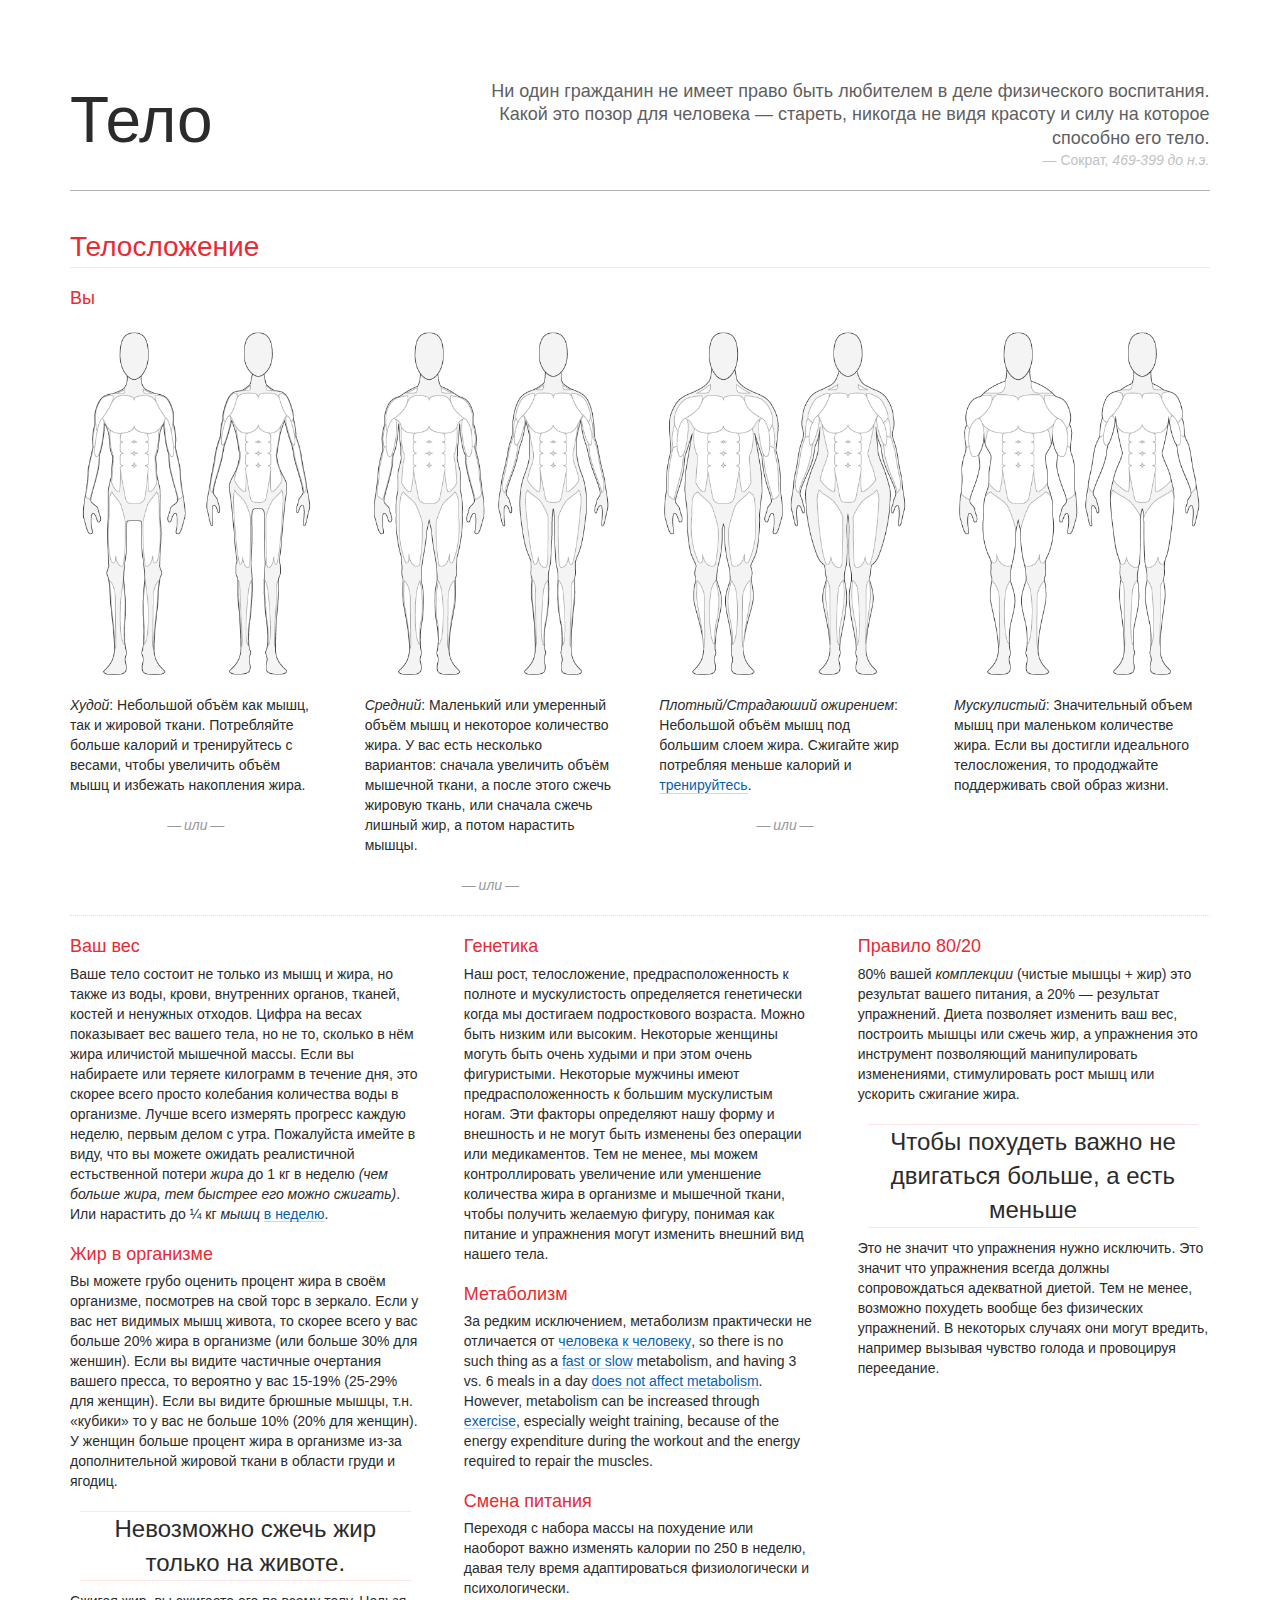
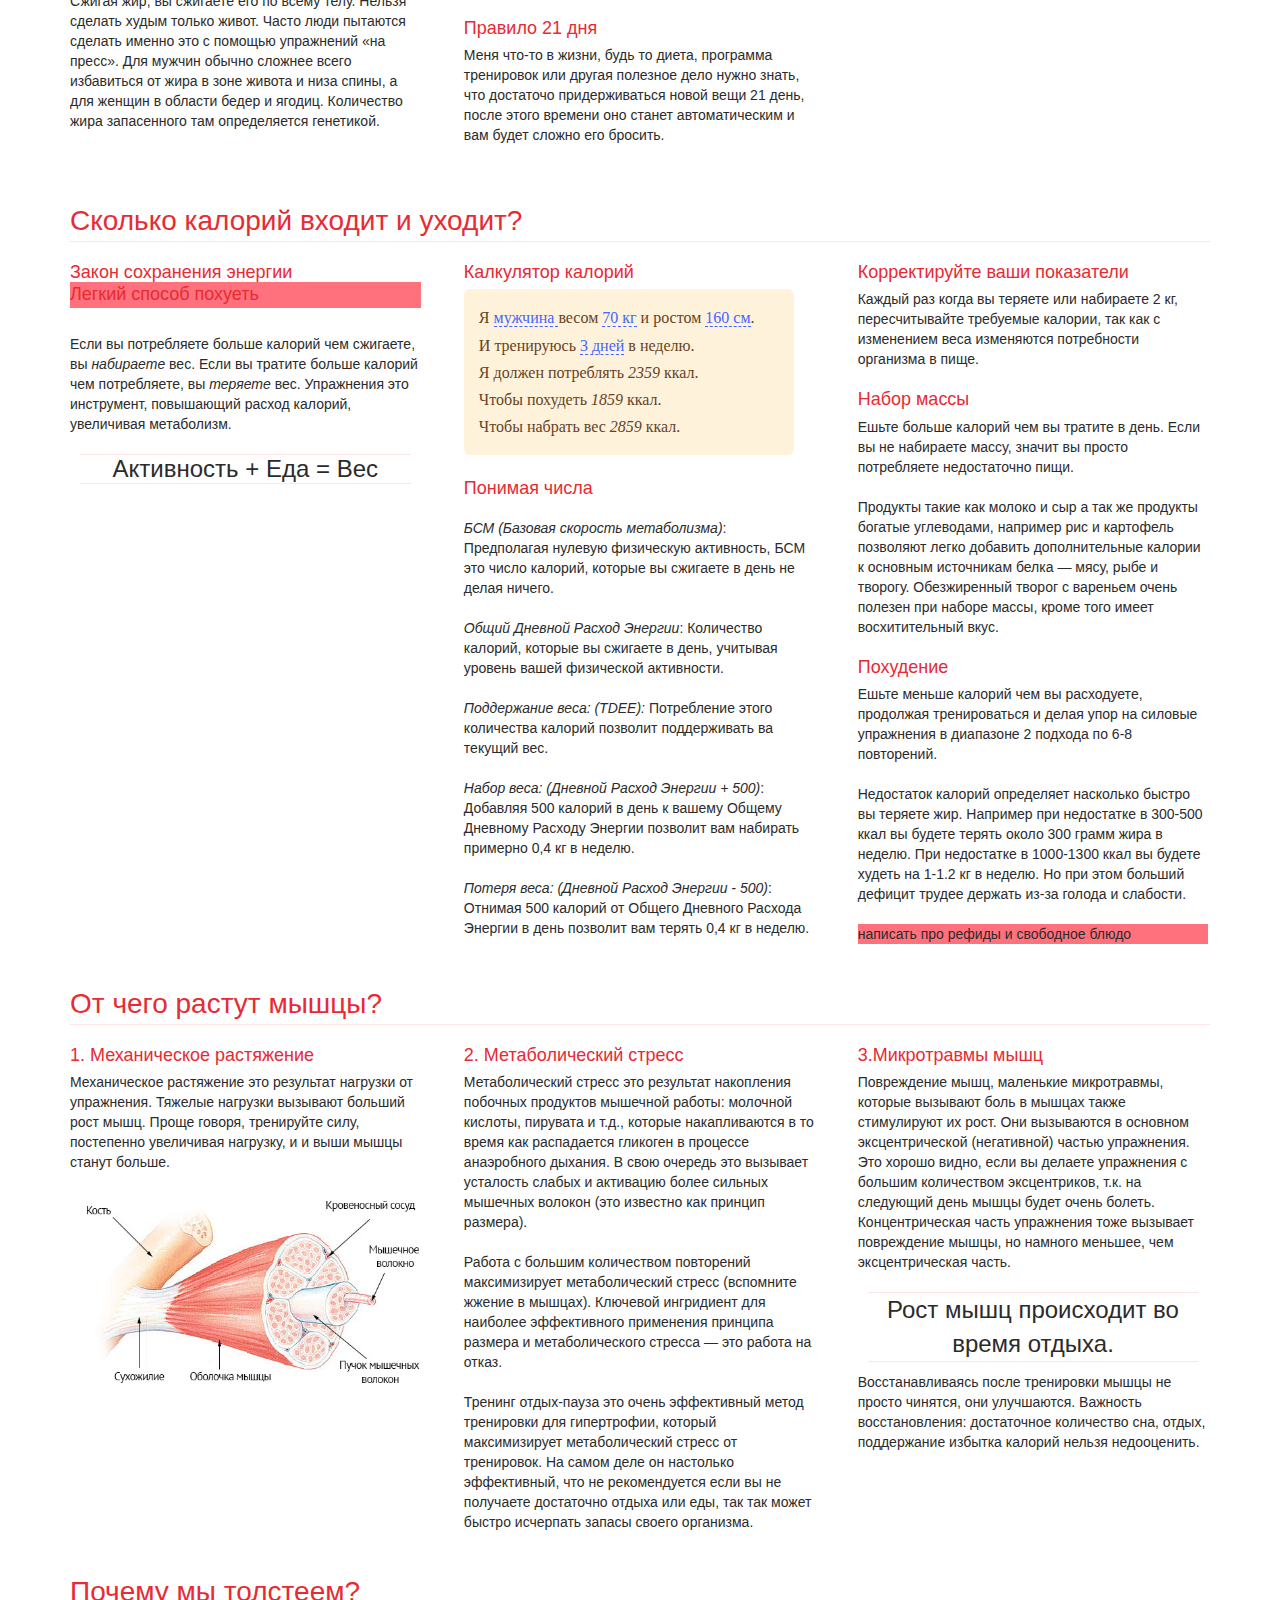
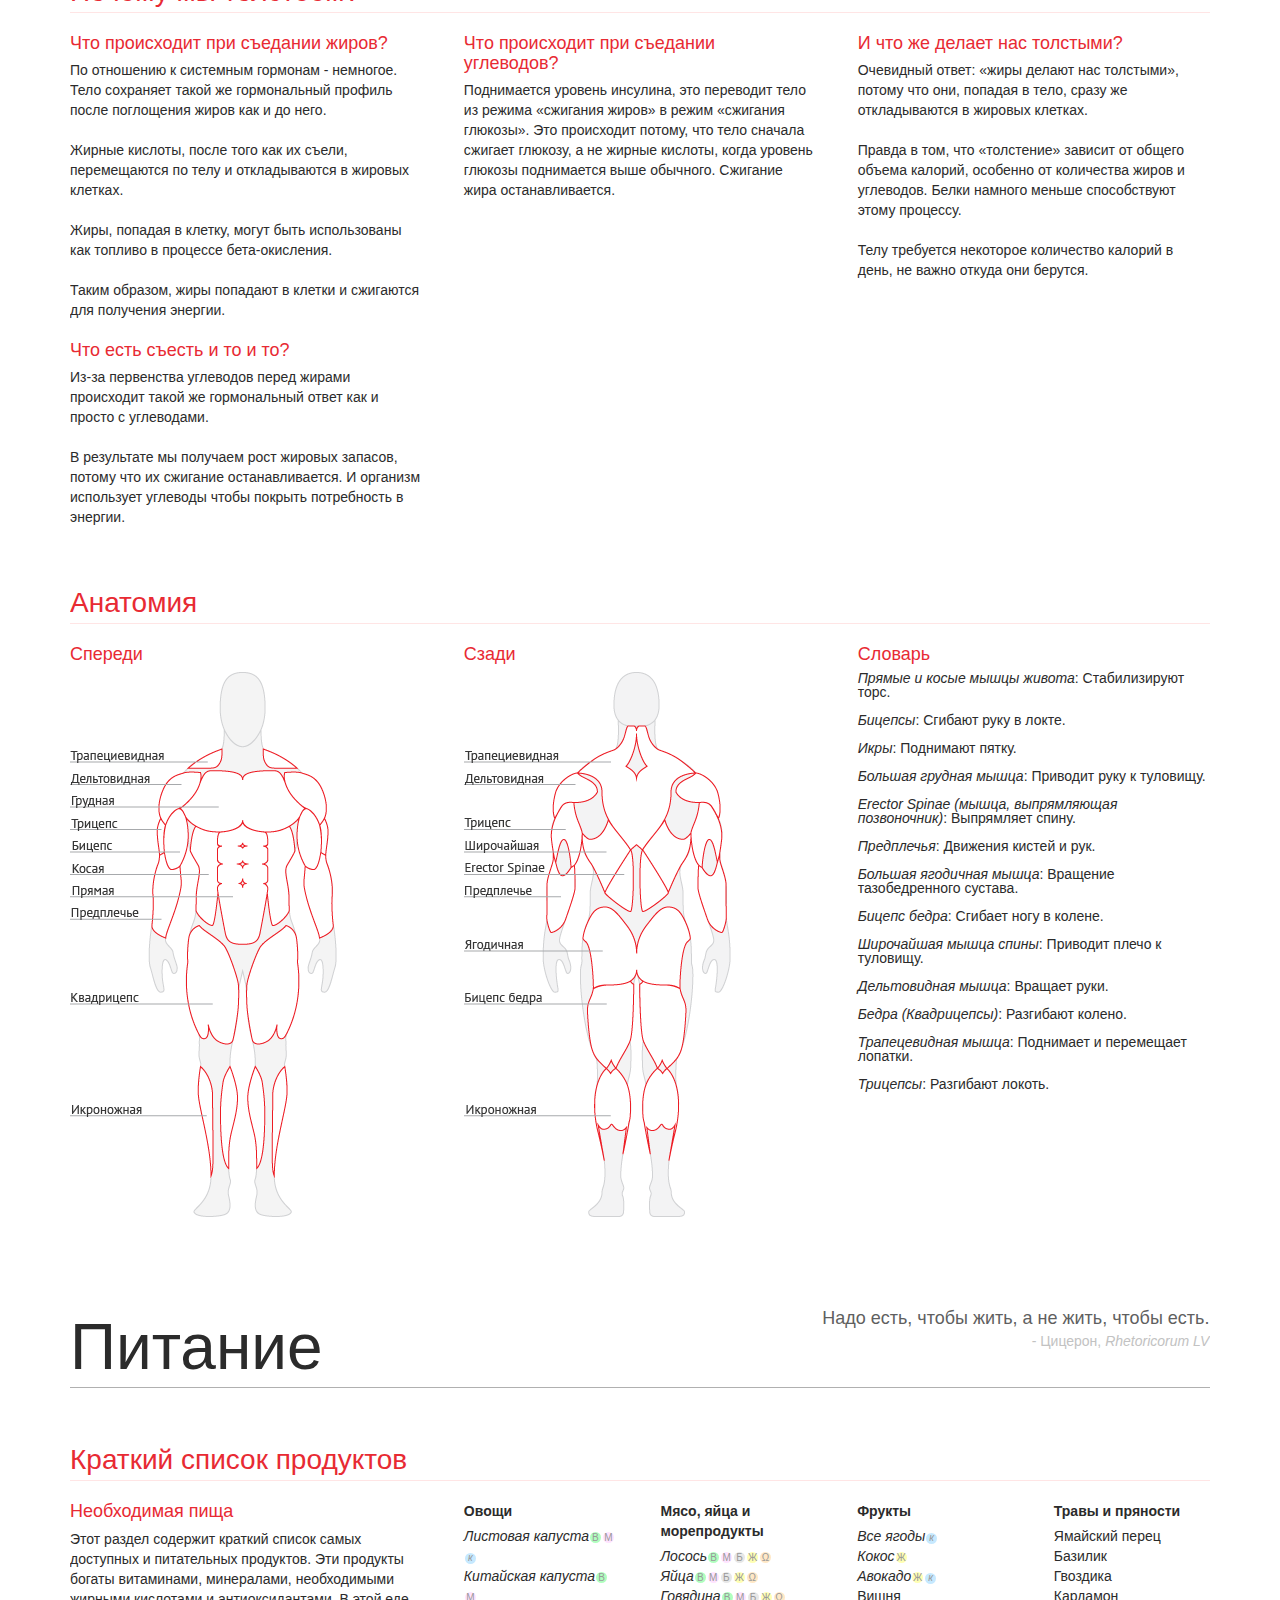
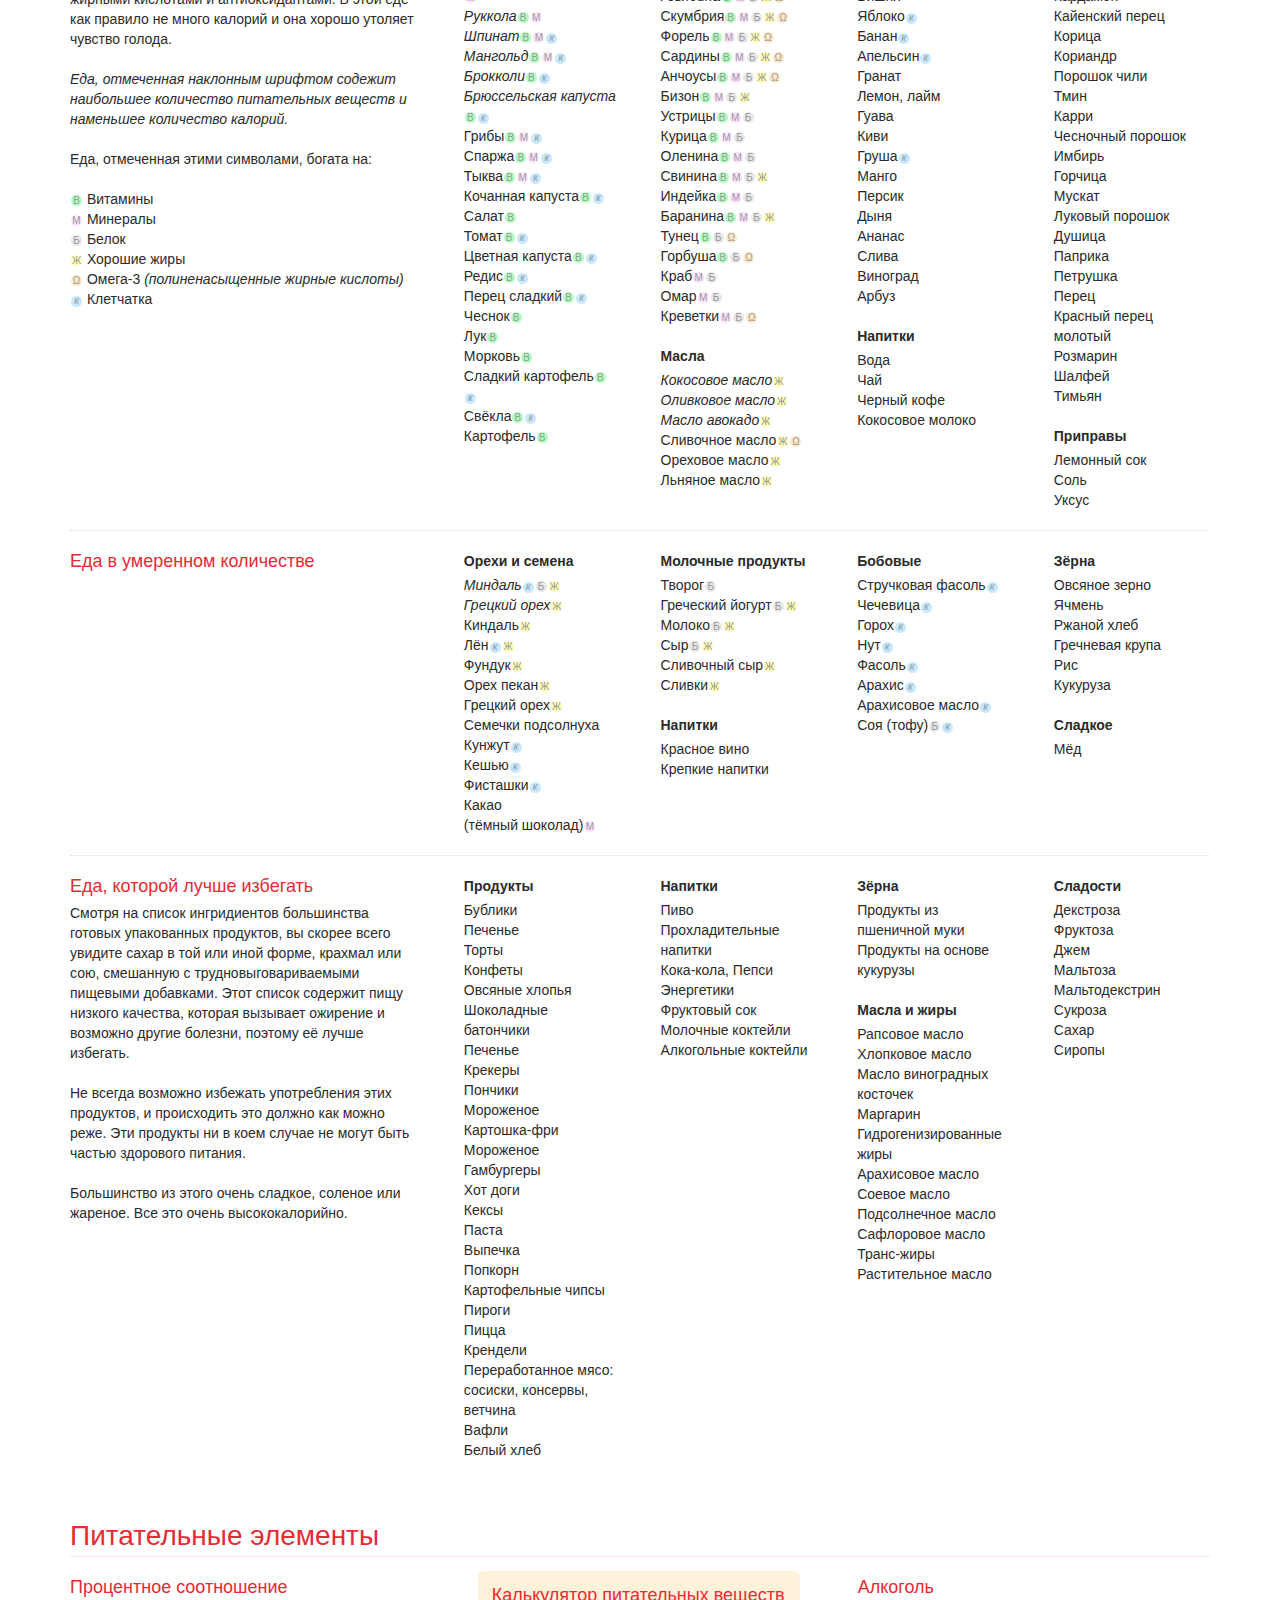
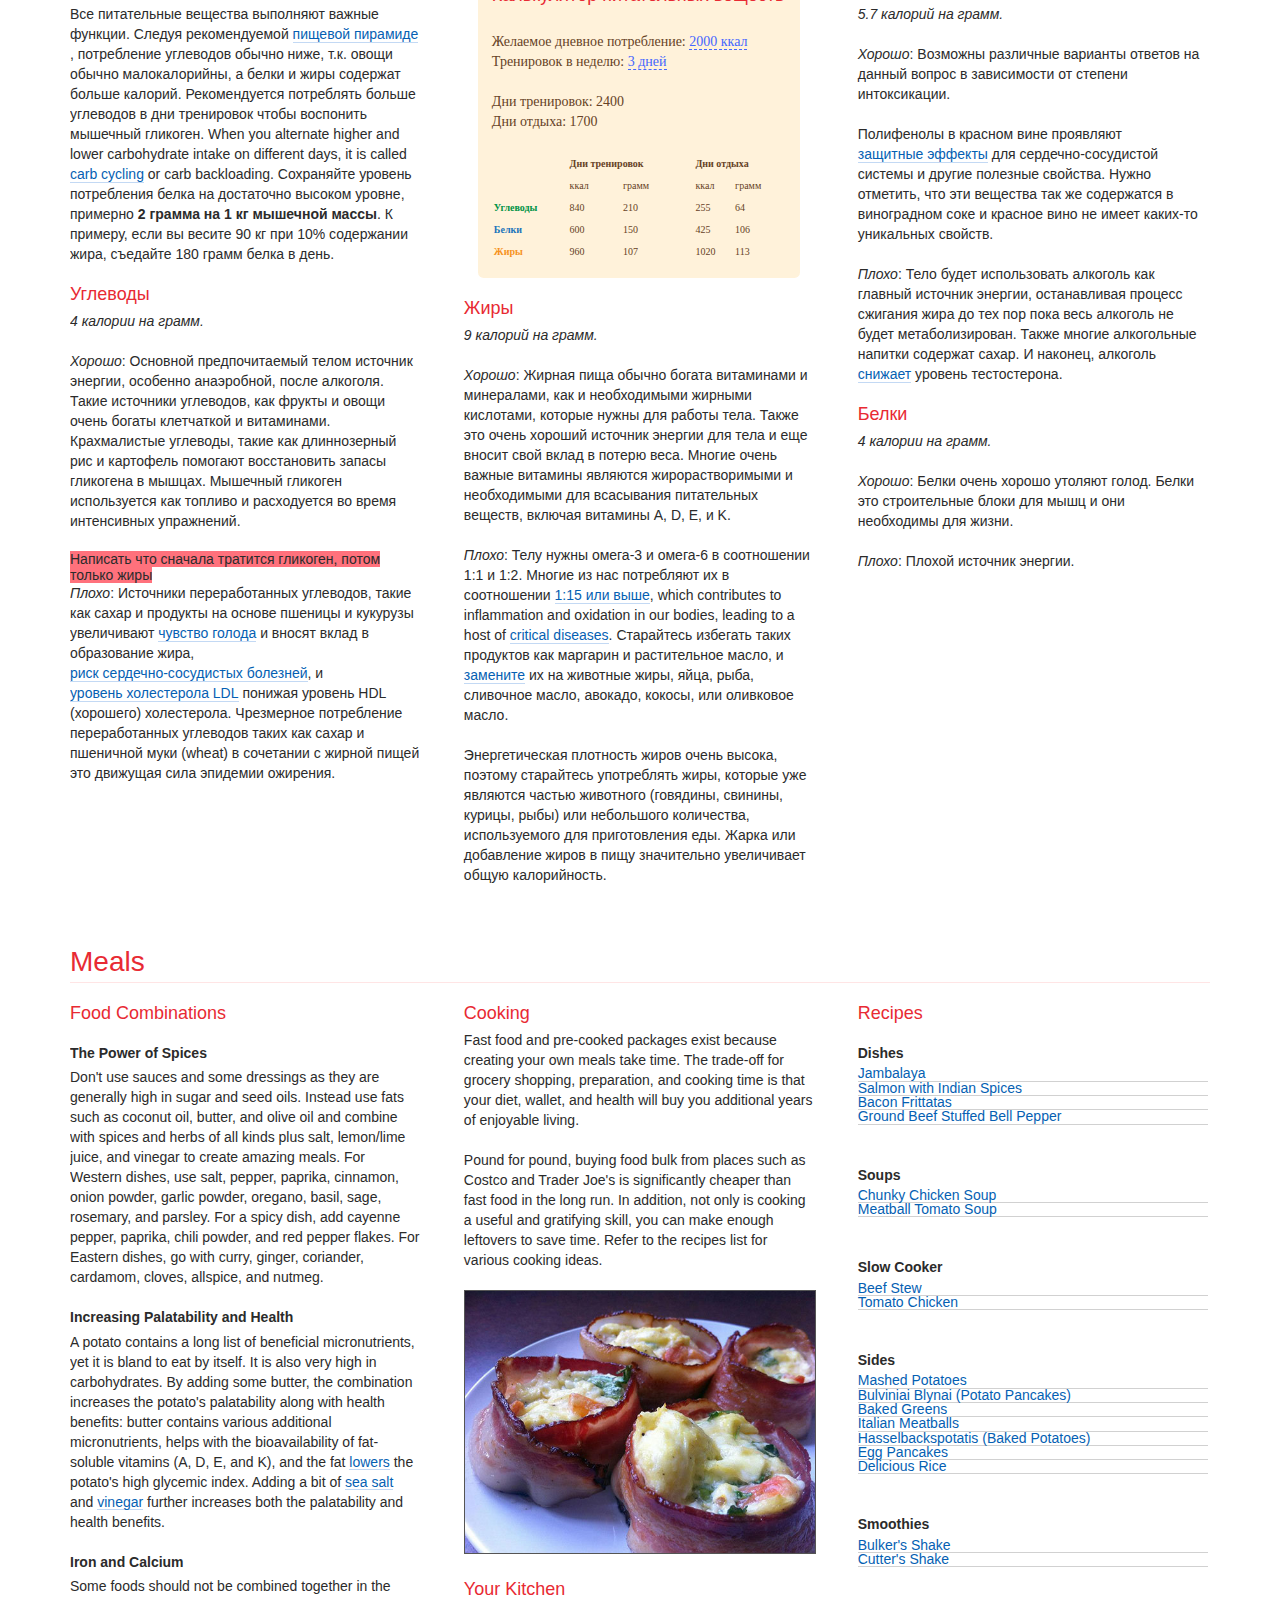
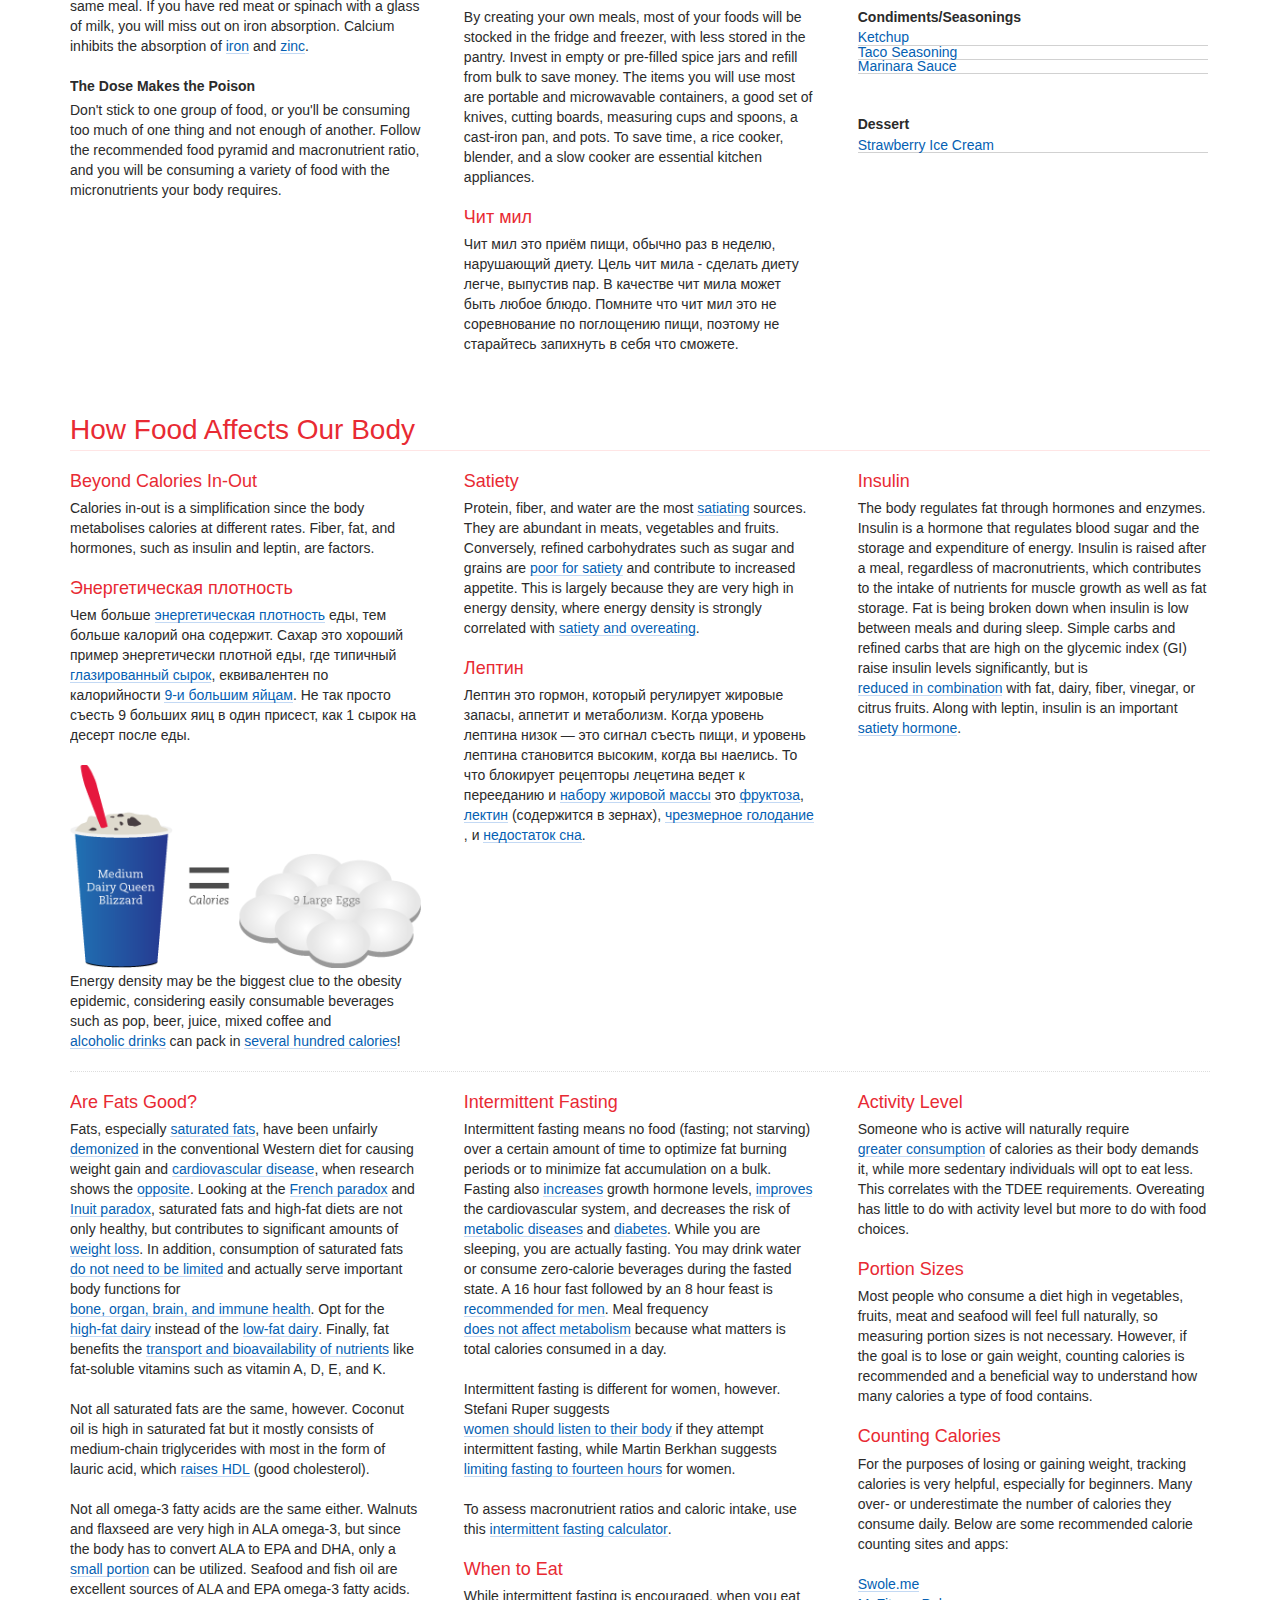
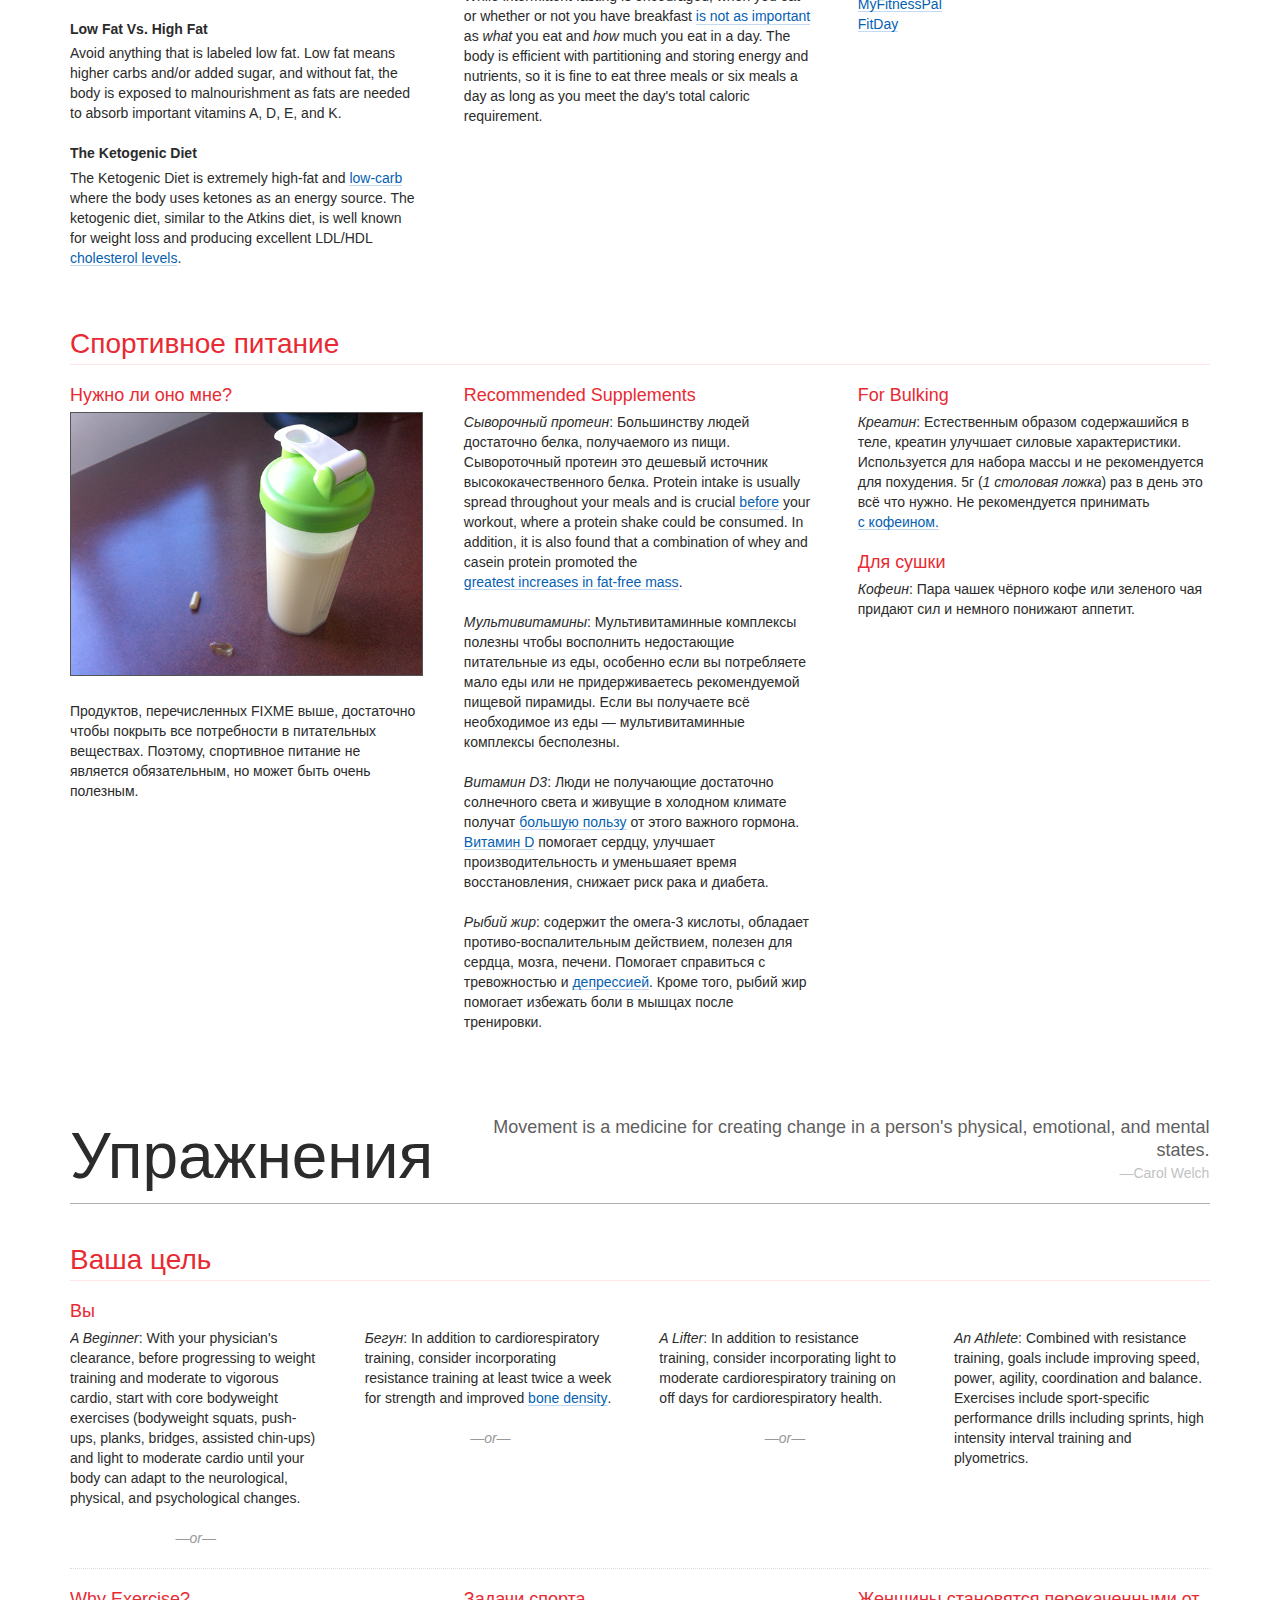
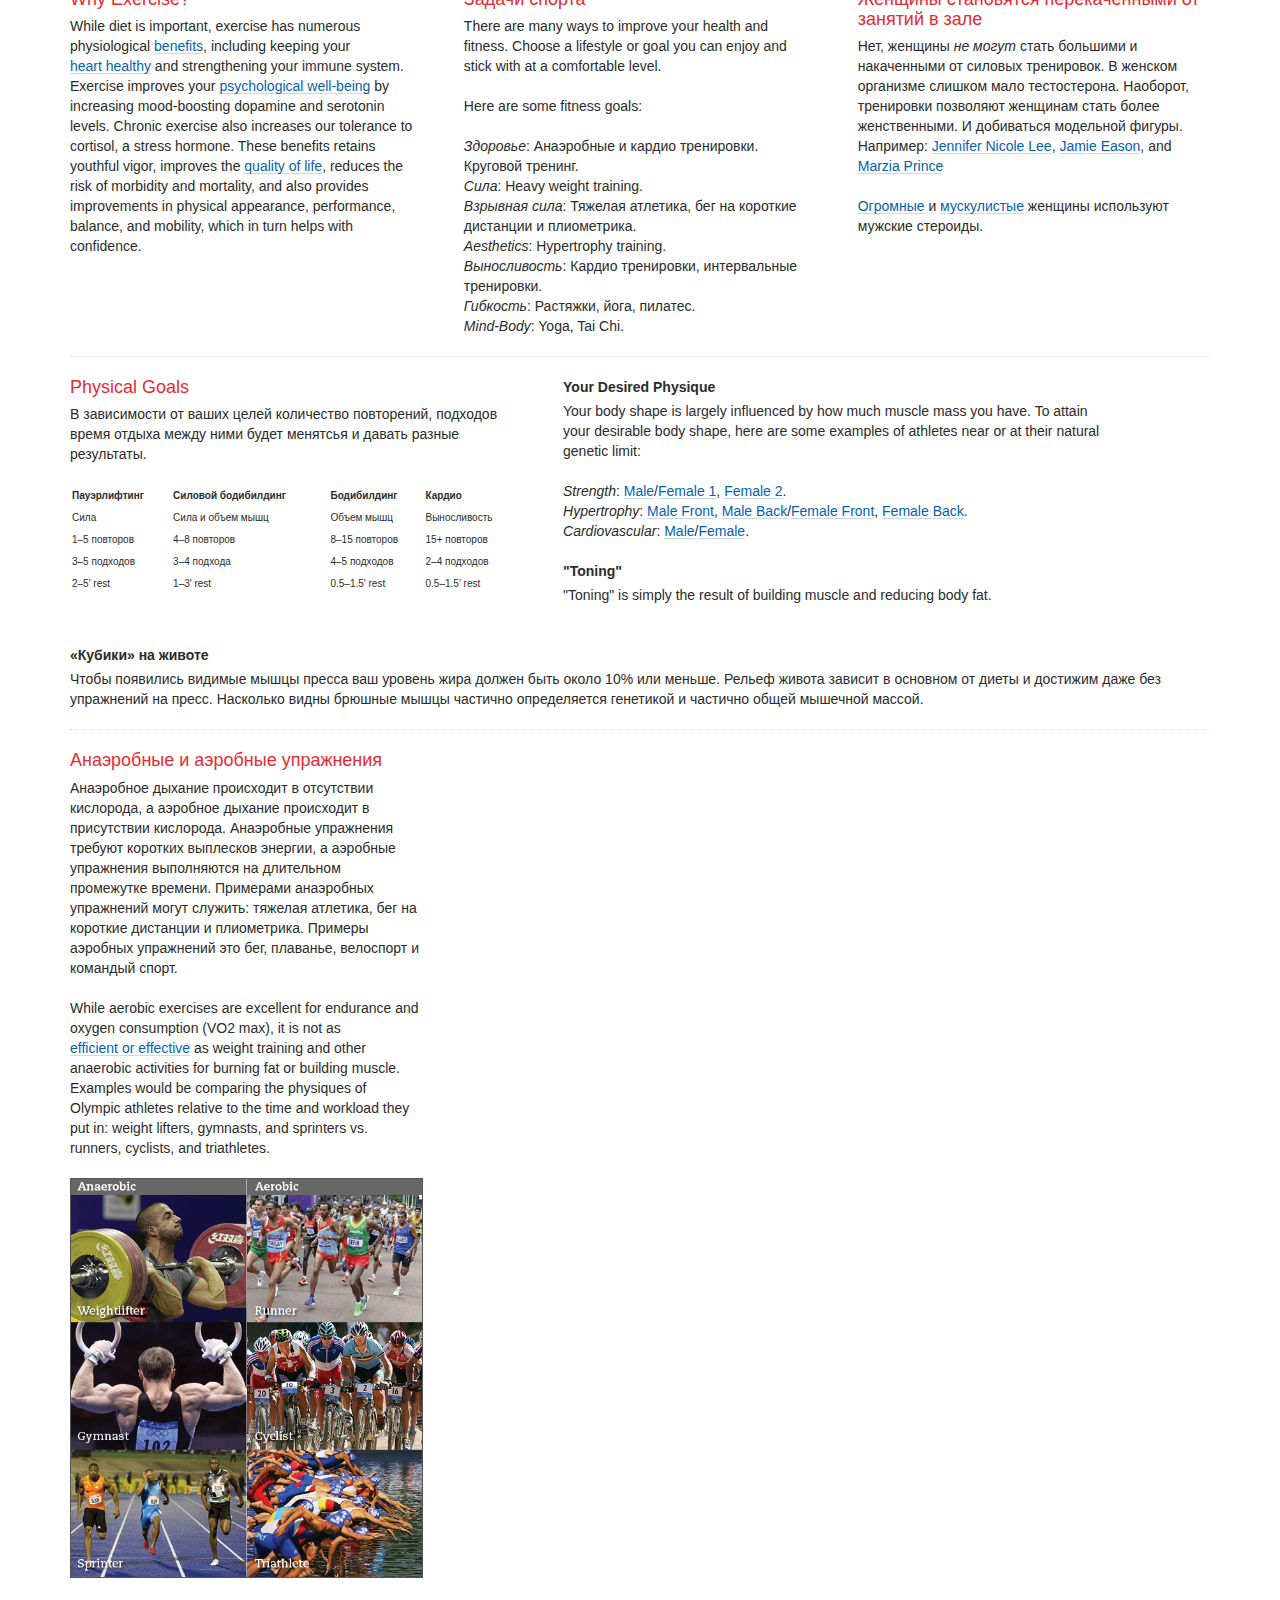
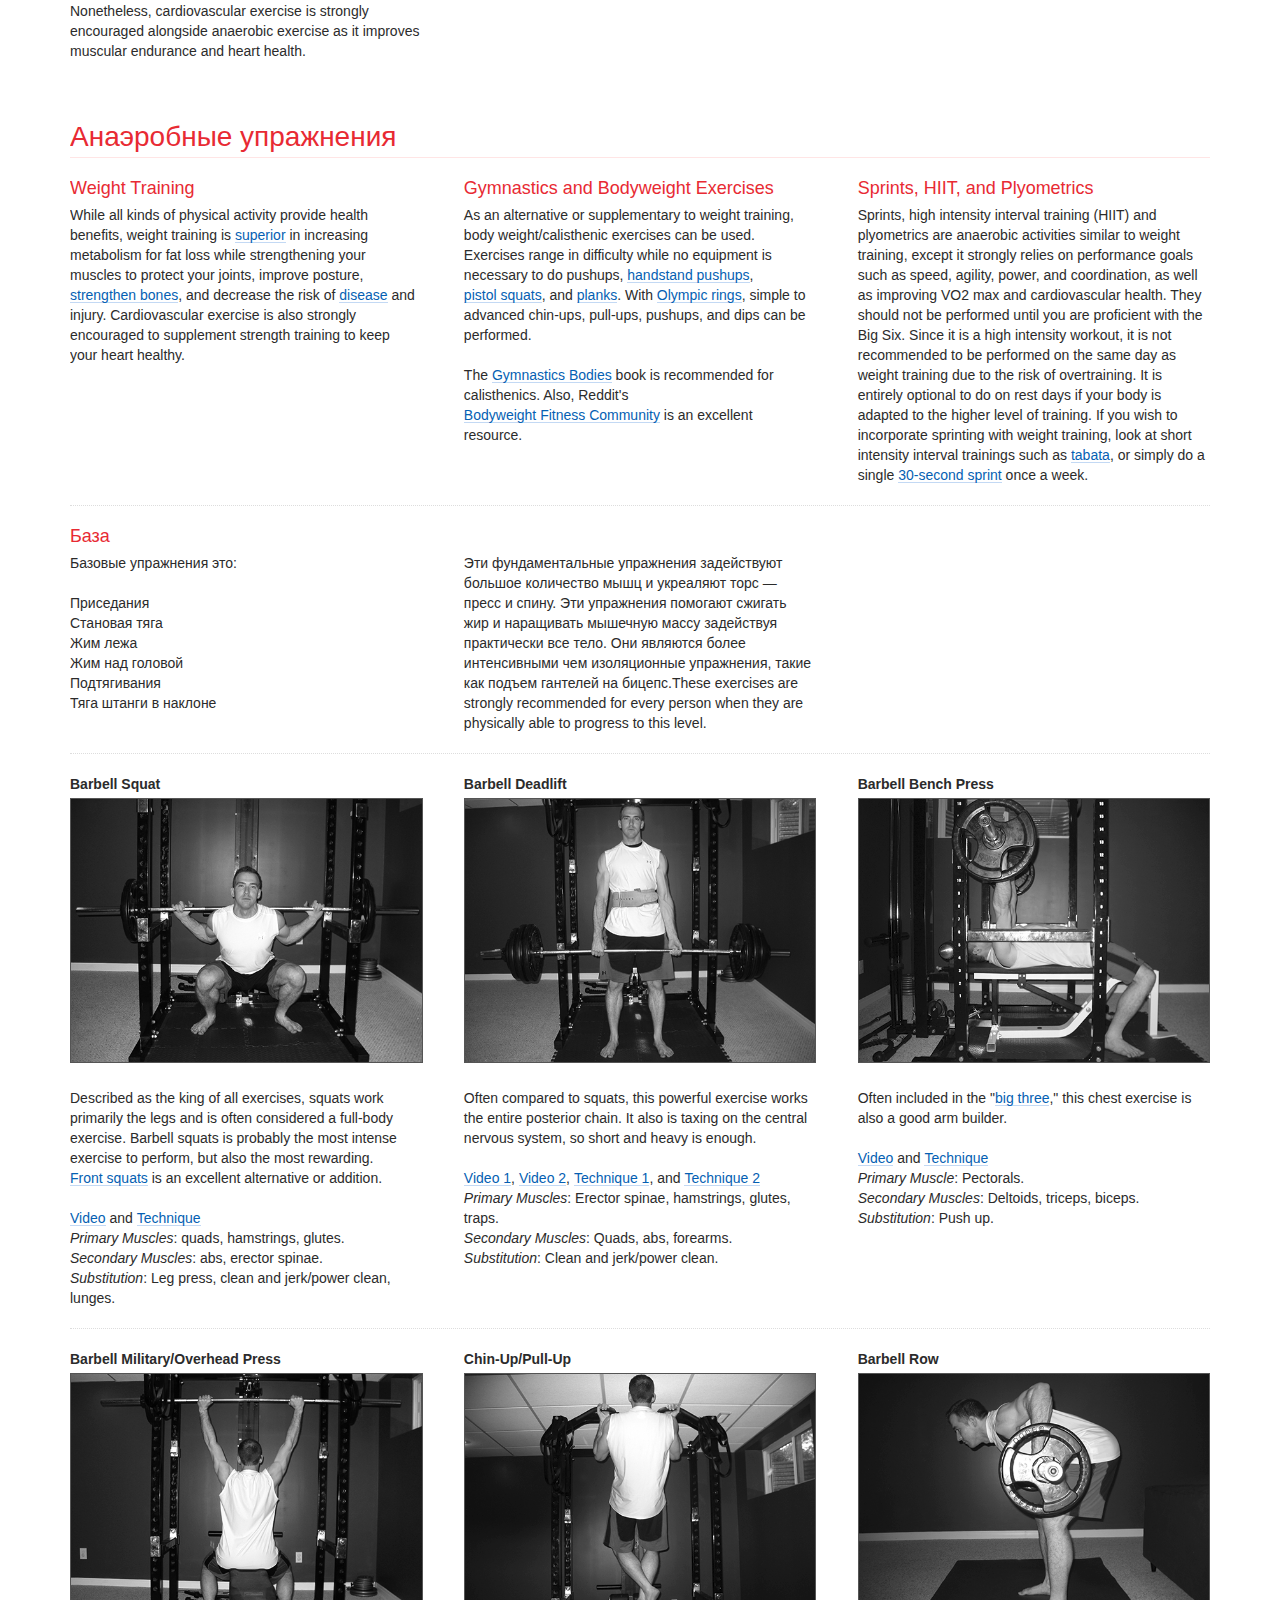
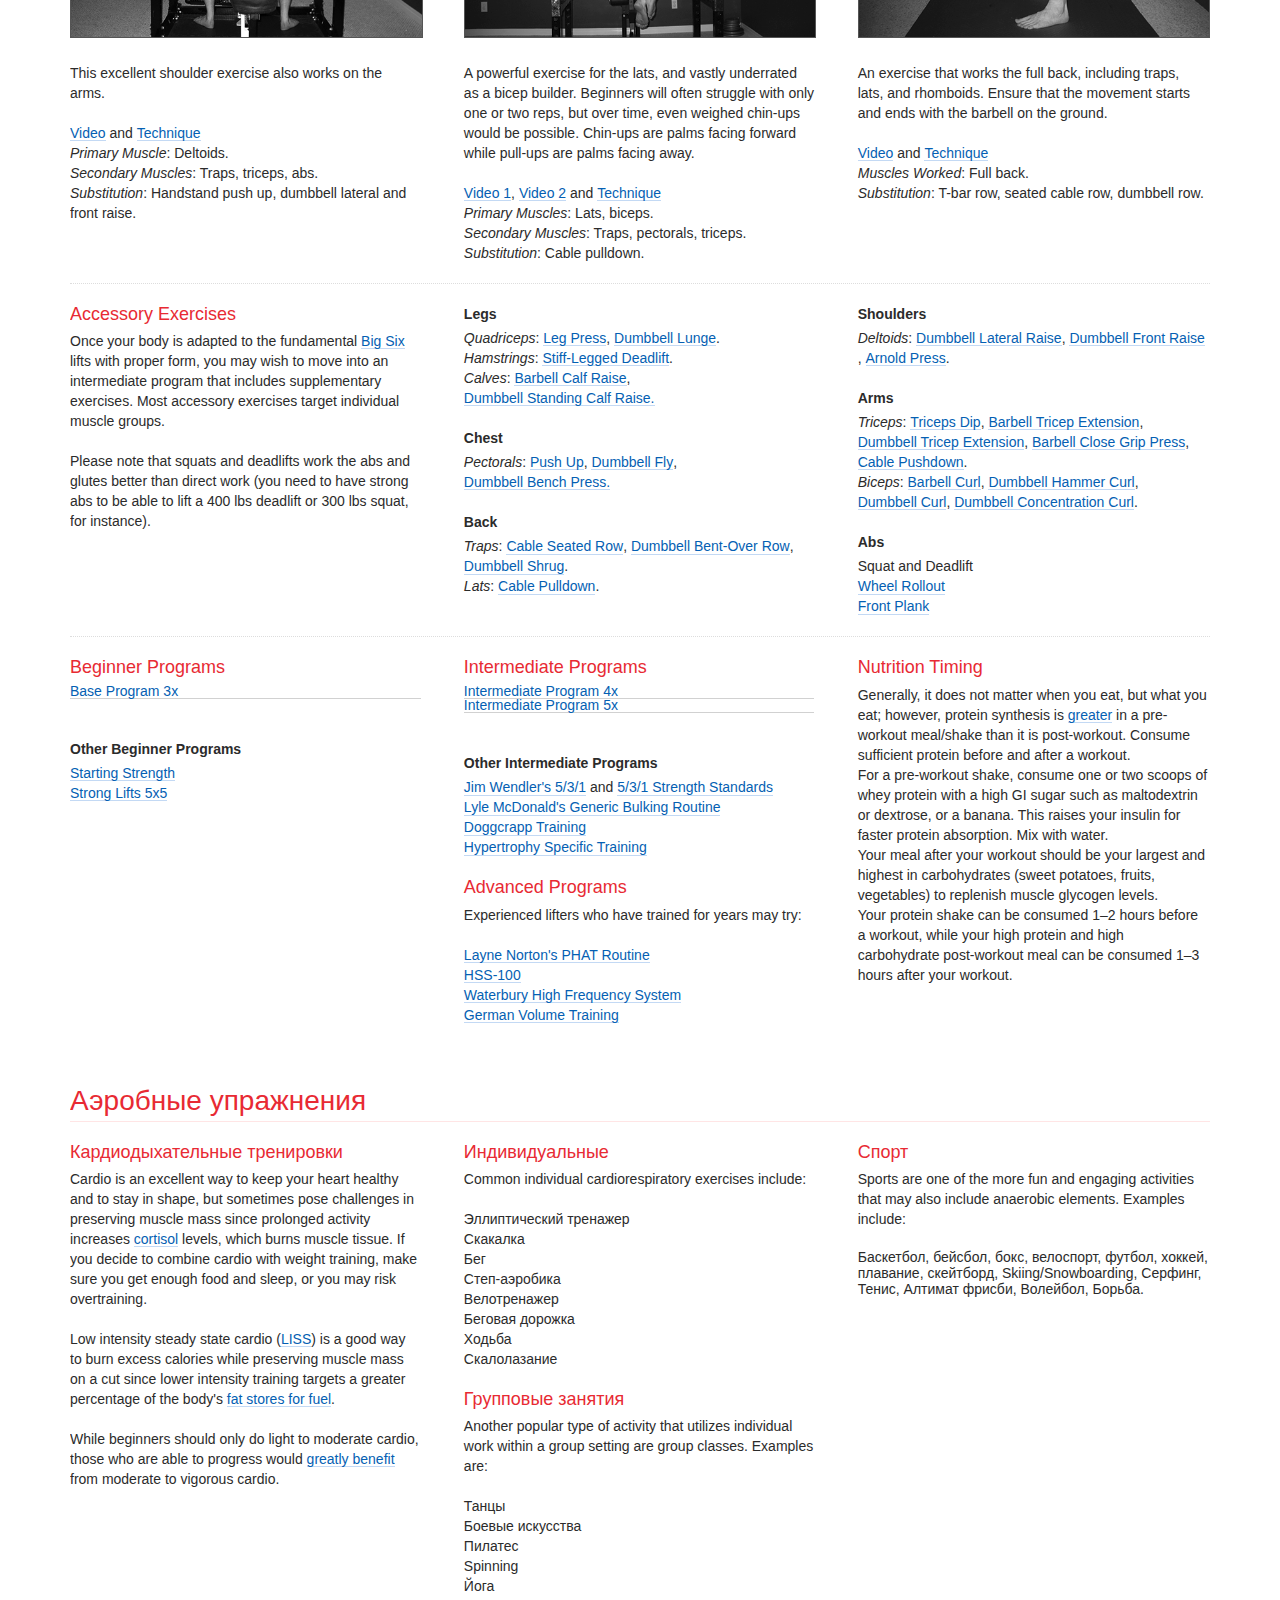
<file: index.html>
<!DOCTYPE html>
<!-- saved from url=(0032)http://simplesciencefitness.com/ -->
<html lang="en" style=""><head><meta http-equiv="Content-Type" content="text/html; charset=UTF-8">

	<title>Simple Science Fitness. Burn Fat &amp; Build Muscle for Healthy Humans.</title>
	<meta name="description" content="Simple Science Fitness provides the latest information on diet and exercise to gain muscle or lose weight naturally.">

	<meta name="viewport" content="width=device-width, initial-scale=1.0">

	<!-- 1140px Grid styles for IE -->
	<!--[if lte IE 9]><link rel="stylesheet" href="css/ie.css" type="text/css" media="screen" /><![endif]-->
	<!--[if lte IE 8]>
	<script src="http://html5shiv.googlecode.com/svn/trunk/html5.js"></script>
	<![endif]-->

	<link rel="icon" type="image/png" href="http://simplesciencefitness.com/img/favicon.png">
	<link rel="stylesheet" href="./fitness_files/1140.css" type="text/css" media="screen">
	<link rel="stylesheet" href="./fitness_files/styles.css" type="text/css" media="screen">
	<link href="./fitness_files/css" rel="stylesheet" type="text/css">

    <!-- Tangle -->
    <script type="text/javascript" src="Tangle.js"></script>
    <link rel="stylesheet" href="TangleKit/TangleKit.css" type="text/css">
    <script type="text/javascript" src="TangleKit/mootools.js"></script>
    <script type="text/javascript" src="TangleKit/sprintf.js"></script>
    <script type="text/javascript" src="TangleKit/BVTouchable.js"></script>
    <script type="text/javascript" src="TangleKit/TangleKit.js"></script>

    <script type="text/javascript">

        function setUpTangle () {

            var element = document.getElementById("bmrCalc");

            var tangle = new Tangle(element, {
                initialize: function () {
                    this.age = 20;
                    this.weight = 70;
                    this.height = 160;
                    this.days = 3;
                    this.isMan = true;
                },
                update: function () {
                    this.calories = Math.round(((10 * (this.weight)) + (6.25 * (this.height)) - (5 * (this.age)) + (this.isMan? 5: -161)) * (0.09 * this.days + 1.2));
                    this.lose = this.calories - 500;
                    this.gain = this.calories + 500;
                }
            });

            var macCalc = document.getElementById("macCalc");
        	var tangle = new Tangle(macCalc, {
            initialize: function () {
                this.cal = 2000;
                this.days = 3;
            },

            update: function () {
            var n = 0.2 * this.cal;
            var r = this.days * (this.cal + n) + (7 - this.days) * (this.cal - n)

            if (r > 7 * this.cal) {
                var i = r - 7 * this.cal;
                var s = i / this.days;
                if (this.cal - n >= 1200) {
                    this.workCal = Math.round(1 * this.cal + 1 * n - s);
                    this.restCal = Math.round(this.cal - n)
                } else if (this.cal - n < 1200) {
                    this.workCal = this.cal;
                    this.restCal = this.cal
                }
            } else if (r <= 7 * this.cal) {
                var o = 7 * this.cal - r;
                var u = o / (7-this.days);
                if (this.cal - n >= 1200) {
                    this.workCal = Math.round(this.cal * 1 + n);
                    this.restCal = Math.round(this.cal * 1 - 1 * n + 1 * u)
                } else if (this.cal - n < 1200) {
                    this.workCal = this.cal;
                    this.restCal = this.cal
                }
            }
            this.wc_cal = Math.round(.35 * this.workCal);
            this.wp_cal = Math.round(.25 * this.workCal);
            this.wf_cal = Math.round(.4 * this.workCal);
            this.rc_cal = Math.round(.15 * this.restCal);
            this.rp_cal = Math.round(.25 * this.restCal);
            this.rf_cal = Math.round(.6 * this.restCal);
            this.wc_g = Math.round(this.wc_cal / 4);
            this.wp_g = Math.round(this.wp_cal / 4);
            this.wf_g = Math.round(this.wf_cal / 9);
            this.rc_g = Math.round(this.rc_cal / 4);
            this.rp_g = Math.round(this.rp_cal / 4);
            this.rf_g = Math.round(this.rf_cal / 9)
            }
        });
        }
    </script>
</head>


<body onload="setUpTangle();">

			<div id="fb-root"></div>
			<script type="text/javascript" async="" src="./fitness_files/ga.js"></script><script type="text/javascript" async="" src="./fitness_files/plusone.js"></script><script id="twitter-wjs" src="./fitness_files/widgets.js"></script><script id="facebook-jssdk" src="./fitness_files/all.js"></script><script>(function(d, s, id) {
			  var js, fjs = d.getElementsByTagName(s)[0];
			  if (d.getElementById(id)) return;
			  js = d.createElement(s); js.id = id;
			  js.src = "//connect.facebook.net/en_US/all.js#xfbml=1";
			  fjs.parentNode.insertBefore(js, fjs);
			}(document, 'script', 'facebook-jssdk'));</script>

<a id="top"></a>

<!-- //////////////////// NAV //////////////////// -->

<!--
<nav class="container" id="nav">
	<div class="row">
		<div class="twelvecol last">
		<ul>
			<li><a class="navTitle scroll" href="http://simplesciencefitness.com/#top" title="Simple Science Fitness">Simple Science Fitness</a></li>
			<li><a class="scroll" href="http://simplesciencefitness.com/#body" title="Body">Body</a>
			<ul>
				<li><a class="scroll" href="http://simplesciencefitness.com/#body-composition" title="Body Composition">Body Composition</a></li>
				<li><a class="scroll" href="http://simplesciencefitness.com/#calories-in-and-out" title="How Many Calories In and Out?">How Many Calories In and Out?</a></li>
				<li><a class="scroll" href="http://simplesciencefitness.com/#anatomy" title="Anatomy">Anatomy</a></li>
			</ul>
			</li>
			<li><a class="scroll" href="http://simplesciencefitness.com/#diet" title="Diet">Diet</a>
			<ul>
				<li><a class="scroll" href="http://simplesciencefitness.com/#quality-foods" title="Quality Foods">Quality Foods</a></li>
				<li><a class="scroll" href="http://simplesciencefitness.com/#short-list-of-foods" title="Short List of Foods">Short List of Foods</a></li>
				<li><a class="scroll" href="http://simplesciencefitness.com/#macronutrients" title="Macronutrients">Macronutrients</a></li>
				<li><a class="scroll" href="http://simplesciencefitness.com/#meals" title="Meals">Meals</a></li>
				<li><a class="scroll" href="http://simplesciencefitness.com/#how-food-affects-our-body" title="How Food Affects Our Body">How Food Affects Our Body</a></li>
				<li><a class="scroll" href="http://simplesciencefitness.com/#supplements" title="Supplements">Supplements</a></li>
			</ul>
			</li>
			<li><a class="scroll" href="http://simplesciencefitness.com/#exercise" title="Exercise">Exercise</a>
			<ul>
				<li><a class="scroll" href="http://simplesciencefitness.com/#your-goals" title="Your Goals">Your Goals</a></li>
				<li><a class="scroll" href="http://simplesciencefitness.com/#anaerobic-training" title="Anaerobic Training">Anaerobic Training</a></li>
				<li><a class="scroll" href="http://simplesciencefitness.com/#aerobic-training" title="Aerobic Training">Aerobic Training</a></li>
				<li><a class="scroll" href="http://simplesciencefitness.com/#seeing-results" title="Seeing Results">Seeing Results</a></li>
			</ul>
			</li>
			<li><a class="scroll" href="http://simplesciencefitness.com/#footer" title="Footer">+</a>
			<ul>
				<li><a class="scroll" href="http://simplesciencefitness.com/#resources" title="Resources">Resources</a></li>
				<li><a class="scroll" href="http://simplesciencefitness.com/#about" title="About">About</a></li>
				<li><a class="scroll" href="http://simplesciencefitness.com/#footer-contact" title="Contact">Contact</a></li>
				<li><a class="scroll" href="http://simplesciencefitness.com/#connect" title="Connect">Connect</a></li>
			</ul>
			</li>
		</ul>
		</div>
	</div>
</nav>
-->
<!-- //////////////////// HEADER //////////////////// -->
<!--
<header class="container" style="padding-top: 0px;">
	<div class="row" style="text-align: center;">
		<div class="twelvecol last">
			<h1 class="logo">Simple Science Fitness</h1>
			<img src="./fitness_files/simple-science-fitness-logo.png" alt="Simple Science Fitness">
			<p style="color: #999;">Burn Fat <em>and</em> Build Muscle <br><em>for</em> Healthy Humans</p>
		</div>
	</div>
	<div class="row">
		<div class="threecol"></div>
		<div class="sixcol intro">
			<p>This site contains digestible information with cited links, to provide you with the fundamentals and tools to effortlessly burn fat and build muscle naturally in the shortest amount of time.</p>
			<p>A sensible and scientific approach will give you results—no matter your age, weight, gender, or fitness level.</p>

			<dl class="accordion">
				<dt style="text-align: center;" class="caption"><a href="http://simplesciencefitness.com/#">—Disclaimer—</a></dt>
				<dd style="display: none;">
					<ol>
					<li>I am not a physician or biochemistry professional, but the information on this site is backed up by scientific and medical research from experts, where I conclude this one to be beneficial and scientifically sound. While having several years of experience in researching, developing and following fitness and nutritional programs, the information presented on this site is of my own personal and professional opinion and does not necessarily reflect those of other organisations, professionals, or government bodies.</li>
					<li>While any healthy, active adult can attempt this guide safely, the user should consult with their physician first, especially if any cardiovascular, pulmonary, or metabolic symptoms exist, before following any nutritional and exercise programs on this site.</li>
					<li>The user assumes all liability and risk associated with undertaking the suggested diets, supplements, and programs on this site.</li>
					</ol>
				</dd>
			</dl>​
		</div>
	</div>
</header>
-->

<div class="sidebar">

	Тело<br/>
	<b>Диета</b><br/>
	Упражнения<br/>
</div>

<!-- //////////////////// BODY //////////////////// -->

<div class="container"><a id="body"></a>
	<div class="row h1">
		<div class="fourcol">
			<h1>Тело</h1>
		</div>
		<div class="eightcol last quote">
			<h3>Ни один гражданин не имеет право быть любителем в деле физического воспитания.<br>Какой это позор для человека — стареть, никогда не видя красоту и силу на которое способно его тело. </h3>
			<p>— Сократ, <em>469-399 до н.э.</em></p>
		</div>
	</div>
</div>

<!-- ++++++++++++++++++++ BODY COMPOSITION ++++++++++++++++++++ -->
<a id="body-composition"></a>

<div class="container">
	<div class="row">
		<div class="twelvecol last">
			<h2>Телосложение</h2>
		</div>
	</div>
	<div class="row">
		<div class="twelvecol last">
		<h3>Вы</h3>
		</div>
	</div>
	<div class="row">
		<div class="threecol">
			<img src="./fitness_files/anatomy-thin.png" alt="Thin Body">
			<p><em>Худой</em>: Небольшой объём как мышц, так и жировой ткани. Потребляйте больше калорий и тренируйтесь с весами, чтобы увеличить объём мышц и избежать накопления жира.</p>
			<p style="text-align: center; color: #999;"><em>—&thinsp;или&thinsp;—</em></p>
		</div>
		<div class="threecol">
			<img src="./fitness_files/anatomy-normal.png" alt="Normal Body">
			<p><em>Средний</em>: Маленький или умеренный объём мышц и некоторое количество жира. У вас есть несколько вариантов: сначала увеличить объём мышечной ткани, а после этого сжечь жировую ткань, или сначала сжечь лишный жир, а потом нарастить мышцы.</p>
			<p style="text-align: center; color: #999;"><em>—&thinsp;или&thinsp;—</em></p>
		</div>
		<div class="threecol">
			<img src="./fitness_files/anatomy-obese.png" alt="Obese Body">
			<p><em>Плотный/Страдаюший ожирением</em>: Небольшой объём мышц под большим слоем жира. Сжигайте жир потребляя меньше калорий и <a href="#exercise">тренируйтесь</a>.</p>
			<p style="text-align: center; color: #999;"><em>—&thinsp;или&thinsp;—</em></p>
		</div>
		<div class="threecol last">
			<img src="./fitness_files/anatomy-muscular.png" alt="Muscular Body">
			<p><em>Мускулистый</em>: Значительный объем мышц при маленьком количестве жира. Если вы достигли идеального телосложения, то прододжайте поддерживать свой образ жизни.</p>
		</div>
	</div>
	<div class="row sectionBreak">
		<div class="fourcol">
			<h3>Ваш вес</h3>
			<p>Ваше тело состоит не только из мышц и жира, но также из воды, крови, внутренних органов, тканей, костей и ненужных отходов. Цифра на весах показывает вес вашего тела, но не то, сколько в нём жира иличистой мышечной массы. Если вы набираете или теряете килограмм в течение дня, это скорее всего просто колебания количества воды в организме. Лучше всего измерять прогресс каждую неделю, первым делом с утра. Пожалуйста имейте в виду, что вы можете ожидать реалистичной естьственной потери <em>жира</em> до 1 кг в неделю <i>(чем больше жира, тем быстрее его можно сжигать)</i>. Или нарастить до ¼ кг <em>мышц</em> <a href="http://www.bodyrecomposition.com/muscle-gain/whats-my-genetic-muscular-potential.html">в неделю</a>.</p>
			<h3>Жир в организме</h3>
			<p>Вы можете грубо оценить процент жира в своём организме, посмотрев на свой торс в зеркало. Если у вас нет видимых мышц живота, то скорее всего у вас больше 20% жира в организме (или больше 30% для женшин). Если вы видите частичные очертания вашего пресса, то вероятно у вас 15-19% (25-29% для женщин). Если вы видите брюшные мышцы, т.н. «кубики» то у вас не больше 10% (20% для женщин). У женщин больше процент жира в организме из-за дополнительной жировой ткани в области груди и ягодиц.</p>
			<p class="veryImportant">Невозможно сжечь жир только на животе.</p>
			<p>Сжигая жир, вы сжигаете его по всему телу. Нельзя сделать худым только живот. Часто люди пытаются сделать именно это с помощью упражнений «на пресс». Для мужчин обычно сложнее всего избавиться от жира в зоне живота и низа спины, а для женщин в области бедер и ягодиц. Количество жира запасенного там определяется генетикой.</p>
		</div>
		<div class="fourcol">
			<h3>Генетика</h3>
			<p>Наш рост, телосложение, предрасположенность к полноте и мускулистость определяется генетически когда мы достигаем подросткового возраста. Можно быть низким или высоким. Некоторые женщины могуть быть очень худыми и при этом очень фигуристыми. Некоторые мужчины имеют предрасположенность к большим мускулистым ногам. Эти факторы определяют нашу форму и внешность и не могут быть изменены без операции или медикаментов. Тем не менее, мы можем контроллировать увеличение или уменшение количества жира в организме и мышечной ткани, чтобы получить желаемую фигуру, понимая как питание и упражнения могут изменить внешний вид нашего тела.</p>
			<h3>Метаболизм</h3>
			<p>За редким исключением, метаболизм практически не отличается от <a href="http://www.ncbi.nlm.nih.gov/pubmed/15534426">человека к человеку</a>, so there is no such thing as a <a href="http://www.bodyrecomposition.com/fat-loss/you-are-not-different.html">fast or slow</a> metabolism, and having 3 vs. 6 meals in a day <a href="http://www.ncbi.nlm.nih.gov/pubmed/8383639">does not affect metabolism</a>. However, metabolism can be increased through <a href="http://examine.com/faq/does-metabolism-vary-between-two-people.html#summary2" title="Metabolic rate and exercise">exercise</a>, especially weight training, because of the energy expenditure during the workout and the energy required to repair the muscles.</p>
			<h3>Смена питания</h3>
			<p>Переходя с набора массы на похудение или наоборот важно изменять калории по 250 в неделю, давая телу время адаптироваться физиологически и психологически.</p>
			<h3>Правило 21 дня</h3>
			<p>Меня что-то в жизни, будь то диета, программа тренировок или другая полезное дело нужно знать, что достаточо придерживаться новой вещи 21 день, после этого времени оно станет автоматическим и вам будет сложно его бросить.</p>
		</div>
		<div class="fourcol last">
			<h3>Правило 80/20</h3>
			<p>80% вашей <em>комплекции</em> (чистые мышцы + жир) это результат вашего питания, а 20% — результат упражнений. Диета позволяет изменить ваш вес, построить мышцы или сжечь жир, а упражнения это инструмент позволяющий манипулировать изменениями, стимулировать рост мышц или ускорить сжигание жира.</p>
				<p class="veryImportant">Чтобы похудеть важно не двигаться больше, а есть меньше</p>
			<p>Это не значит что упражнения нужно исключить. Это значит что упражнения всегда должны сопровождаться адекватной диетой. Тем не менее, возможно похудеть вообще без физических упражнений. В некоторых случаях они могут вредить, например вызывая чувство голода и провоцируя переедание.</p>

		</div>
	</div>
</div>

<!-- ++++++++++++++++++++ CALORIES IN AND OUT ++++++++++++++++++++ -->
<a id="calories-in-and-out"></a>

<div class="container">
	<div class="row">
		<div class="twelvecol last">
			<h2>Сколько калорий входит и уходит?</h2>
		</div>
	</div>
	<div class="row">
		<div class="fourcol">
			<h3>Закон сохранения энергии<p class="incomplete">Легкий способ похуеть</p></h3>
			<p>Если вы потребляете больше калорий чем сжигаете, вы <em>набираете</em> вес. Если вы тратите больше калорий чем потребляете, вы <em>теряете</em> вес. Упражнения это инструмент, повышающий  расход калорий, увеличивая метаболизм.</p>
			<div class="veryImportant">Активность + Еда = Вес</div>
	<!--		<h3>To Maintain Weight</h3>
			<p><img src="./fitness_files/law-of-thermodynamics-maintainence.png" alt="Law of Thermodynamics Maintainence"></p>
		</div>
		<div class="fourcol">
			<h3>To Gain Weight</h3>
			<p><img src="./fitness_files/law-of-thermodynamics-weight-gain.png" alt="Law of Thermodynamics Weight Gain"></p>
		</div>
		<div class="fourcol last">
			<h3>To Lose Weight</h3>
			<p><img src="./fitness_files/law-of-thermodynamics-weight-loss.png" alt="Law of Thermodynamics Weight Loss"></p>-->
		</div>
		<div class="fourcol">
			<h3>Калкулятор калорий</h3>
			<div id="bmrCalc" class="mycalc">
            Я
           	<span data-var="isMan" class="TKToggle TKSwitch">
            <span style="display: none;">женщина</span>
            <span style="display: inline;">мужчина</span>
            </span>
             весом
            <span data-var="weight" class="TKAdjustableNumber" data-min="50" data-max="100"> кг</span>
            и ростом
            <span data-var="height" class="TKAdjustableNumber" data-min="155" data-max="210"> см</span>.<br>И тренируюсь
            <span data-var="days" class="TKAdjustableNumber" data-min="0" data-max="7"> дней</span>
            в неделю. <br>
            Я&nbsp;должен потреблять <i><span data-var="calories"></span></i> ккал.<br>
            Чтобы похудеть <i><span data-var="lose"></span></i> ккал.<br>
            Чтобы набрать вес <i><span data-var="gain"></span></i> ккал.
            </div>

			<h3>Понимая числа</h3>
			</p><p><em>БСМ (Базовая скорость метаболизма)</em>: Предполагая нулевую физическую активность, БСМ это число калорий, которые вы сжигаете в день не делая ничего.</p>
			<p><em>Общий Дневной Расход Энергии</em>: Количество калорий, которые вы сжигаете в день, учитывая уровень вашей физической активности.</p>
			<p><em>Поддержание веса: (TDEE):</em> Потребление этого количества калорий позволит поддерживать ва текущий вес.</p>
			<p><em>Набор веса: (Дневной Расход Энергии + 500)</em>: Добавляя 500 калорий в день к вашему Общему Дневному Расходу Энергии позволит вам набирать примерно 0,4 кг в неделю.</p>
			<p><em>Потеря веса: (Дневной Расход Энергии - 500)</em>: Отнимая 500 калорий от Общего Дневного Расхода Энергии в день позволит вам терять 0,4 кг в неделю.</p>
		</div>
		<div class="fourcol last">
			<h3>Корректируйте ваши показатели</h3>
			<p>Каждый раз когда вы теряете или набираете 2 кг, пересчитывайте требуемые калории, так как с изменением веса изменяются потребности организма в пище.</p>
			<h3>Набор массы</h3>
			<p>Ешьте больше калорий чем вы тратите в день. Если вы не набираете массу, значит вы просто потребляете недостаточно пищи.
			<p>Продукты такие как молоко и сыр а так же продукты богатые углеводами, например рис и картофель позволяют легко добавить дополнительные калории к основным источникам белка — мясу, рыбе и творогу. Обезжиренный творог с вареньем очень полезен при наборе массы, кроме того имеет восхитительный вкус.</p>

			<h3>Похудение</h3>
			<p>Ешьте меньше калорий чем вы расходуете, продолжая тренироваться и делая упор на силовые упражнения в диапазоне 2 подхода по 6-8 повторений.<p></p><p>Недостаток калорий определяет насколько быстро вы теряете жир. Например при недостатке в 300-500 ккал вы будете терять около 300 грамм жира в неделю. При недостатке в 1000-1300 ккал вы будете худеть на 1-1.2 кг в неделю. Но при этом больший дефицит трудее держать из-за голода и слабости.</p>
			<p class="incomplete">написать про рефиды и свободное блюдо</p>
		</div>
</div>

<div class="container">
	<div class="row">
		<div class="twelvecol last">
			<h2>От чего растут мышцы?</h2>
		</div>
	</div>
	<div class="row">
		<div class="fourcol">
		<h3>1. Механическое растяжение</h3>
		<p>
		Механическое растяжение это результат нагрузки от упражнения. Тяжелые нагрузки вызывают больший рост мышц. Проще говоря, тренируйте силу, постепенно увеличивая нагрузку, и и выши мышцы станут больше.
		</p>

		<p><img src="./fitness_files/muscle_structure.jpg" alt="Front Anatomy"></p>
		</div>
	<div class="fourcol">
		<h3>2. Метаболический стресс</h3>
		<p>
		Метаболический стресс это результат накопления побочных продуктов мышечной работы: молочной кислоты, пирувата и т.д., которые накапливаются в то время как распадается гликоген в процессе анаэробного дыхания. В свою очередь это вызывает усталость слабых и активацию более сильных мышечных волокон (это известно как принцип размера).
		</p>
		<p>
		Работа с большим количеством повторений максимизирует метаболический стресс (вспомните жжение в мышцах). Ключевой ингридиент для наиболее эффективного применения принципа размера и метаболического стресса — это работа на отказ.
		</p>
		<p>
		Тренинг отдых-пауза это очень эффективный метод тренировки для гипертрофии, который максимизирует метаболический стресс от тренировок. На самом деле он настолько эффективный, что не рекомендуется если вы не получаете достаточно отдыха или еды, так так может быстро исчерпать запасы своего организма.
		</p>
	</div>
	<div class="fourcol last">
		<h3>3.Микротравмы мышц</h3>
		<p>Повреждение мышц, маленькие микротравмы, которые вызывают боль в мышцах также стимулируют их рост. Они вызываются в основном эксцентрической (негативной) частью упражнения.  Это хорошо видно, если вы делаете упражнения с большим количеством эксцентриков, т.к. на следующий день мышцы будет очень болеть. Концентрическая часть упражнения тоже вызывает повреждение мышцы, но намного меньшее, чем эксцентрическая часть.</p>

		<p class="veryImportant"> Рост мышц происходит во время отдыха.</p>

		<p>Восстанавливаясь после тренировки мышцы не просто чинятся, они улучшаются. Важность восстановления: достаточное количество сна, отдых, поддержание избытка калорий нельзя недооценить.</p>

	</div>
	</div>
</div>


<div class="container">
	<div class="row">
		<div class="twelvecol last">
			<h2>Почему мы толстеем?</h2>
		</div>
	</div>
	<div class="row">
		<div class="fourcol">
		<h3>Что происходит при съедании жиров?</h3>
		<p>
		По отношению к системным гормонам - немногое. Тело сохраняет такой же гормональный профиль после поглощения жиров как и до него.
		<p>
		Жирные кислоты, после того как их съели, перемещаются по телу и откладываются в жировых клетках.
		<p>
		Жиры, попадая в клетку, могут быть использованы как топливо в процессе бета-окисления.
		<p>
		Таким образом, жиры попадают в клетки и сжигаются для получения энергии.
		<p>

			<h3>Что есть съесть и то и то?</h3>
			<p>
			Из-за первенства углеводов перед жирами происходит такой же гормональный ответ как и просто с углеводами.
			<p>
			В результате мы получаем рост жировых запасов, потому что их сжигание останавливается. И организм использует углеводы чтобы покрыть потребность в энергии.
			</p>
		</div>

		<div class="fourcol">
		<h3>Что происходит при съедании углеводов?</h3>
		<p>
			Поднимается уровень инсулина, это переводит тело из режима «сжигания жиров» в режим «сжигания глюкозы». Это происходит потому, что тело сначала сжигает глюкозу, а не жирные кислоты, когда уровень глюкозы поднимается выше обычного. Сжигание жира останавливается.
		</div>
		<div class="fourcol last">
			<h3>И что же делает нас толстыми?</h3>
			<p>
			Очевидный ответ: «жиры делают нас толстыми», потому что они, попадая в тело, сразу же откладываются в жировых клетках.
			<p>
				Правда в том, что «толстение» зависит от общего объема калорий, особенно от количества жиров и углеводов. Белки намного меньше способствуют этому процессу.
			<p>
			Телу требуется некоторое количество калорий в день, не важно откуда они берутся.
			</p>

		</div>
		</div>
</div>

<!-- ++++++++++++++++++++ АНАТОМИЯ ++++++++++++++++++++ -->

<a id="anatomy"></a>

<div class="container" >
	<div class="row">
		<div class="twelvecol last">
			<h2>Анатомия</h2>
		</div>
	</div>
	<div class="row">
		<div class="fourcol">
			<h3>Спереди</h3>
			<p><img src="./fitness_files/front-anatomy.png" alt="Front Anatomy"></p>
		</div>
		<div class="fourcol">
			<h3>Сзади</h3>
			<p><img src="./fitness_files/back-anatomy.png" alt="Back Anatomy"></p>
		</div>
		<div class="fourcol last" id="anatomyContainer">
		<h3>Словарь</h3>
			<p><em>Прямые и косые мышцы живота</em>: Стабилизируют торс.</p>
			<p><em>Бицепсы</em>: Сгибают руку в локте.</p>
			<p><em>Икры</em>: Поднимают пятку.</p>
			<p><em>Большая грудная мышца</em>: Приводит руку к туловищу.</p>
			<p><em>Erector Spinae (мышца, выпрямляющая позвоночник)</em>: Выпрямляет спину.</p>
			<p><em>Предплечья</em>: Движения кистей и рук.</p>
			<p><em>Большая ягодичная мышца</em>: Вращение тазобедренного сустава.</p>
			<p><em>Бицепс бедра</em>: Сгибает ногу в колене.</p>
			<p><em>Широчайшая мышца спины</em>: Приводит плечо к туловищу.</p>
			<p><em>Дельтовидная мышца</em>: Вращает руки.</p>
			<p><em>Бедра (Квадрицепсы)</em>: Разгибают колено.</p>
			<p><em>Трапецевидная мышца</em>: Поднимает и перемещает лопатки.</p>
			<p><em>Трицепсы</em>: Разгибают локоть.</p>
		</div>
	</div>
</div>


<!-- //////////////////// DIET //////////////////// -->

<!-- Реклама
<div class="container ad">
	<div class="row">
		<div class="twelvecol last">



		</div>
	</div>
</div>
-->

<div class="container"><a id="diet"></a>
	<div class="row h1">
		<div class="fourcol">
			<h1>Питание</h1>
		</div>
		<div class="eightcol last quote">
			<h3>Надо есть, чтобы жить, а не жить, чтобы есть.</h3>
			<p>- Цицерон, <em>Rhetoricorum LV</em></p>
		</div>
	</div>
</div>

<!-- ++++++++++++++++++++ QUALITY FOODS ++++++++++++++++++++ -->
<a id="quality-foods"></a>

<div class="container">
	<!-- <div class="row">
		<div class="twelvecol last">
			<h2>Качественная еда</h2>
		</div>
	</div>
	<div class="row">
		<div class="fourcol">
			<h3>Пишевая пирамида, которая работает</h3>

			<p><img src="./fitness_files/simple-science-fitness-food-pyramid.png" alt="Simple Science Fitness Food Pyramid"></p>
			<p><em>Please note that corn is a grain and peas are legumes, not vegetables. Also, peanuts are legumes, not nuts.</em></p>
			<p>The suggested food pyramid is a common sense approach to consuming healthy whole foods instead of processed or refined foods. Plant and animal sources are supplemented with side sources such as dairy, nuts &amp; seeds, whole grains, and legumes, along with spices, herbs, cocoa and honey for nutritional palatability.</p>
			<h3>Это стиль жизни</h3>
			<p>Maintaining a healthy diet shouldn't be temporary and should be a lifestyle. You will see great results by eating more whole foods instead of pre-packaged or processed foods. As soon as you trade it for <a href="http://www.ncbi.nlm.nih.gov/pubmed/15337404" title="Effects of high glycemic diets on fat storage">high-glycemic</a> refined carbohydrates, processed foods, and man-made oils, your health and results will deteriorate. A lifestyle means sticking to a diet for life that will give you long-term positive mental and physical benefits.</p>
			<h3>Food Intolerances and Allergic Reactions</h3>
			<p>Food intolerances, which include heartburn, cramps, and diarrhea, are commonly found in <a href="http://www.ncbi.nlm.nih.gov/pubmedhealth/PMH0001820/" title="Food allergy">corn products, dairy, and wheat gluten</a>. Despite coeliac disease affecting only a small percentage of the population, <a href="http://www.ncbi.nlm.nih.gov/pubmed/22825366" title="Non-celiac wheat sensitivity diagnosed by double-blind placebo-controlled challenge">wheat sensitivity is common</a>. Also, some individuals are <a href="http://www.ncbi.nlm.nih.gov/pubmedhealth/PMH0001820/" title="Food allergy">allergic</a> to peanuts, eggs, milk, fish, soy, shellfish, tree nuts, and wheat.</p>
		</div>
		<div class="fourcol">
			<h3>Для здоровья и чистой мышечной массы</h3>

			<p>The healthiest foods are primarily from plants and animals. These type of foods help your body to partition energy for steady nutrient intake instead of fat storage. They contain complete amino acids to build muscle and essential fatty acids for your brain. High quality foods are required to sustain and promote life.</p>
			<p><strong>Nutrition:</strong> Plant and animal sources are the most dense macronurient and micronutrient sources, and together will fulfill the daily nutritional requirements in the fewest calories. Vegetables and fruit are abundant with vitamins, minerals, and fiber, while meats and oils will cover your protein and <a href="http://www.ncbi.nlm.nih.gov/pubmed/20329590" title="Essential fatty acids and human brain">essential fats</a> requirements, bioavailability of crucial vitamins, and additional vitamins and minerals (such as commonly deficient iron).</p>
			<p>A diet rich in meats, eggs, fish, vegetables, and fruits have been known to contribute to <a href="http://www.ncbi.nlm.nih.gov/pubmed/22642064" title="Evaluation of biological and clinical potential of paleolithic diet">weight loss</a>, prevent <a href="http://www.ncbi.nlm.nih.gov/pubmed/17522610" title="Effects of a short-term intervention with a paleolithic diet in healthy volunteers">cardiovascular disease</a>, <a href="http://www.ncbi.nlm.nih.gov/pubmed/19604407" title="Paleolithic diet reverses type=2 diabetes">type-2 diabetes</a>, <a href="http://www.ncbi.nlm.nih.gov/pubmed/8450295" title="Apparent absence of stroke and ischaemic heart disease in a traditional Melanesian island: a clinical study in Kitava">stroke</a>, <a href="http://www.ncbi.nlm.nih.gov/pubmed/22642064" title="Evaluation of biological and clinical potential of paleolithic diet">cancer, acne</a>, and <a href="http://www.ncbi.nlm.nih.gov/pubmedhealth/PMH0002050/" title="Dental cavities">tooth decay</a>. Many body and mental health ailments can be prevented or alleviated.</p>
			<p><strong>Energy Density:</strong> Vegetables are very low in calories and contrary to popular belief, meats, seafood and eggs can be relatively low in energy density. For example, <a href="http://caloriecount.about.com/calories-cinnabon-classic-roll-i52903">1 Cinnabon</a> is the caloric equivalent of <a href="http://www.wolframalpha.com/input/?i=19+bacon">19 slices of bacon</a>, or <a href="http://www.wolframalpha.com/input/?i=10+large+eggs">10 large eggs</a>, or <a href="http://www.wolframalpha.com/input/?i=63+extra+large+shrimp">63 extra large shrimp</a>, or <a href="http://www.wolframalpha.com/input/?i=12oz+steak">1 huge 12 oz steak</a>. Even though animal fats and oil are very high in energy density, only small amounts should be used for cooking or flavour. For comparison, <a href="http://www.wolframalpha.com/input/?i=1+tbsp+butter">1 tbsp of butter</a> has less calories than <a href="http://www.wolframalpha.com/input/?i=1+can+coca-cola">1 can of Coca-Cola</a>.</p>
			<p><strong>Satiety:</strong> Since protein, fiber and water contribute to <a href="http://www.ncbi.nlm.nih.gov/pubmed/7498104" title="A satiety index of common foods">satiety</a>, plant (fiber and water) and animal (protein) sources reduce appetite and hunger, and thus promote the feeling of fullness to prevent overeating.</p>
			<h4>Note on Grains</h4>
			<p>While the idea of reducing grains is unconventional in a Western diet, it contributes to overconsumption. Grains such as wheat flour, corn, and rice contain little nutrients relative to calories, and contain incomplete proteins. Whole grains also contain antinutrients such as phytic acid and lectins (as are found in nuts and seeds) and thus should be consumed in moderation. In addition, while corn products can be <a href="http://www.ncbi.nlm.nih.gov/pubmedhealth/PMH0001820/" title="Food allergy">inflammatory</a>, wheat gluten has been shown to contribute to <a href="http://www.ncbi.nlm.nih.gov/pubmed/23253599" title="Gluten-free diet reduces adiposity, inflammation and insulin resistance">inflammation, obesity, and insulin resistance</a>. Rice, however, given its neutrality is an acceptable starchy source and is encouraged for consumption.</p>
			<p>While grains are fair in fiber content, more fiber per calorie can be obtained from vegetables and fruits such as leafy greens, avocados, bell peppers, carrots, pears, apples, oranges, and bananas. For example, <a href="http://www.wolframalpha.com/input/?i=7+slices+whole+wheat+bread" title="Fiber in seven slices of whole wheat bread">seven slices of whole wheat bread</a> contain the same amount of dietary fiber as <a href="http://www.wolframalpha.com/input/?i=1+avocado" title="Fiber in one avocado">one avocado</a> or <a href="http://www.wolframalpha.com/input/?i=2+pears" title="Fiber in two pears">two pears</a>. Nuts, seeds, and legumes are other sources of fiber.
		</p></div>
		<div class="fourcol last">
			<h3>The Metabolic Syndrome and Obesity Explained</h3>
			<p>The main problem is not fat; the main problem are sweets and flour-based products that encourage added sugar and fats.</p>
			<p>The obesity epidemic and modern diseases such as cardiovascular disease, stroke, diabetes, and cancer, are largely due to the common <a href="http://www.ajcn.org/content/81/2/341.full?sid=e5740cd5-32aa-4c0b-a58e-a97deaa730f4#sec-20" title="Neolithic foods causing diseases and obesity">Western diet</a>—where hyperpalatable, cheap, fast, and easy comes packaged in sweet, salty, or fried. The consumption of nutrient-poor and <a href="http://www.fitday.com/fitness-articles/nutrition/proteins/incomplete-vs-complete-proteins.html" title="Foods that do not have complete amino acids">incomplete protein</a> food sources that contribute to malnourishment and <a href="http://www.ncbi.nlm.nih.gov/pubmed/17349717" title="The influence of restrained and external eating patterns on overeating">overeating</a> are refined carbohydrates such as sugars, wheat-, and corn-based products and fat sources such as <a href="http://www.ncbi.nlm.nih.gov/pubmed/10479232" title="Essential fatty acids in health and chronic disease">high omega-6 seed oils</a>.</p>
			<p><strong>Nutrition:</strong> Sugar, made up of 50% glucose and 50% fructose, and refined carbohydrates are considered "empty calories." Refined carbohydrates, especially fructose, can <a href="http://www.ncbi.nlm.nih.gov/pubmed/20647326" title="cancer cells can readily metabolize fructose to increase proliferation">contribute to cancer growth</a>.</p>
			<p>We currently don't consume enough omega-3 fatty acids and consume significantly more omega-6 from fried foods and <a href="http://advances.nutrition.org/content/4/3/294.long" title="Dietary Fats and Health">polyunsaturated seed oils</a>, where the typical ratio can be as high as <a href="http://www.ncbi.nlm.nih.gov/pubmed/1908631" title="Omega-3 fatty acids in health and disease and in growth and development">1:25 omega-3 to omega-6</a> when the ratio should be closer to 1:1 or 1:2.</p>
			<p><strong>Energy Density:</strong> Wheat flour is typically mixed with high energy density sugar and fat to create baked products, which contains a massive amount of calories that can be consumed in one sitting. For example, a dish of fettuccine alfredo pasta is <a href="http://www.olivegarden.com/menu/nutrition/" title="Fettuccine alfredo from Olive Garden">1200 calories</a>, a 12" medium cheese pizza is <a href="http://www.pizzahut.com/nutritionpizza.html" title="Cheese pizza from Pizza Hut">1920 calories</a>, and a plain Belgian waffle without the butter and syrup is still <a href="http://www.fatsecret.com/calories-nutrition/generic/waffle-plain?portionid=15735&portionamount=1.000" title="Plain Belgian Waffle">410 calories</a>. Even worse, easily consumable high calorie beverages such as juice, mixed coffee, pop/soda, and beer can quickly add up to <em>double your entire day's</em> caloric total. A milkshake can go over <a href="http://www.coldstonecreamery.com/assets/pdf/nutrition/cold-stone-creamery-shakes-nutritionals.pdf" title="Stone Cold Creamery Shakes Nutrition Data">1500 calories</a>.</p>
			<p><strong>Satiety:</strong> Nutrient-poor refined carbohydrates are extremely low in protein, water, and fiber, and coupled with hyperpalatability (sweet, salty, or fried), it is easy to <a href="http://www.ncbi.nlm.nih.gov/pubmed/23562869" title="The generation and inhibition of hedonically-driven food intake">overeat</a>. Sugar can be <a href="http://www.ncbi.nlm.nih.gov/pubmed/11733709/" title="Excessive sugar intake alters binding to dopamine and mu-opioid receptors in the brain">addictive</a> as it target the pleasure centres in the brain. A glass of orange juice is very different from an orange. Orange juice is missing the fiber and has extra sugar added for more total calories while the fiber in an orange slowly releases the natural sugars instead of a blood sugar spike. While being lower in calories, the fiber in an orange also helps with the feeling of fullness. Satiety can be compared where it is more satisfying to eat <a href="http://www.wolframalpha.com/input/?i=8+large+eggs" title="6 Large Eggs">6 large eggs</a> than it is to eat <a href="http://www.wolframalpha.com/input/?i=2+glazed+doughnuts" title="2 Glazed Doughnuts">2 glazed doughnuts</a> despite having the same amount of calories. It has also been hypothesized that the body craves nutrients and will overeat to reach nutritional requirements.</p>
			<p>Many seemingly innocuous products actually have sugar added, especially products that make "low fat" claims, such as BBQ sauces, fruit drinks, yogurt, peanut butter, dried fruit, tomato sauce, salad dressing, and granola. Also, you don't necessarily have to be overweight to be considered unhealthy: you can be thin by consuming low-quality foods in <a href="http://www.ncbi.nlm.nih.gov/pubmedhealth/PMH0001441/" title="Malnutrition">fewer calories</a> than you expend (malnourishment).</p>
		</div>
	</div> -->
</div>

<!-- ++++++++++++++++++++ SHORT LIST OF FOODS ++++++++++++++++++++ -->
<a id="short-list-of-foods"></a>

<div class="container">
	<div class="row">
		<div class="twelvecol last">
			<h2>Краткий список продуктов</h2>
		</div>
	</div>
	<div class="row">
		<div class="fourcol">
			<h3>Необходимая пища</h3>
			<p>Этот раздел содержит краткий список самых доступных и питательных продуктов. Эти продукты богаты витаминами, минералами, необходимыми жирными кислотами и антиоксидантами. В этой еде как правило не много калорий и она хорошо утоляет чувство голода.
			<p><em>Еда, отмеченная наклонным шрифтом содежит наибольшее количество питательных веществ и наменьшее количество калорий.</em></p>
			<p>Еда, отмеченная этими символами, богата на:</p>
			<ul>
				<li><span class="vitamins">В</span> Витамины</li>
				<li><span class="minerals">M</span> Минералы</li>
				<li><span class="protein">Б</span> Белок</li>
				<li><span class="fats">Ж</span> Хорошие жиры</li>
				<li><span class="omega3">Ω</span> Омега-3 <em>(полиненасыщенные жирные кислоты)</em></li>
				<li><span class="fiber">к</span> Клетчатка</li>
			</ul>
		</div>
		<div class="twocol">
			<h4>Овощи</h4>
			<ol>
				<li><em>Листовая капуста</em><span class="vitamins">В</span><span class="minerals">M</span><span class="fiber">к</span></li>
				<li><em>Китайская капуста</em><span class="vitamins">В</span><span class="minerals">M</span></li>
				<li><em>Руккола</em><span class="vitamins">В</span><span class="minerals">M</span></li>
				<li><em>Шпинат</em><span class="vitamins">В</span><span class="minerals">M</span><span class="fiber">к</span></li>
				<li><em>Мангольд</em><span class="vitamins">В</span><span class="minerals">M</span><span class="fiber">к</span></li>
				<li><em>Брокколи</em><span class="vitamins">В</span><span class="fiber">к</span></li>
				<li><em>Брюссельская капуста</em><span class="vitamins">В</span><span class="fiber">к</span></li>
				<li>Грибы<span class="vitamins">В</span><span class="minerals">M</span><span class="fiber">к</span></li>
				<li>Спаржа<span class="vitamins">В</span><span class="minerals">M</span><span class="fiber">к</span></li>
				<li>Тыква<span class="vitamins">В</span><span class="minerals">M</span><span class="fiber">к</span></li>
				<li>Кочанная капуста<span class="vitamins">В</span><span class="fiber">к</span></li>
				<li>Салат<span class="vitamins">В</span></li>
				<li>Томат<span class="vitamins">В</span><span class="fiber">к</span></li>
				<li>Цветная капуста<span class="vitamins">В</span><span class="fiber">к</span></li>
				<li>Редис<span class="vitamins">В</span><span class="fiber">к</span></li>
				<li>Перец сладкий<span class="vitamins">В</span><span class="fiber">к</span></li>
				<li>Чеснок<span class="vitamins">В</span></li>
				<li>Лук<span class="vitamins">В</span></li>
				<li>Морковь<span class="vitamins">В</span></li>
				<li>Сладкий картофель<span class="vitamins">В</span><span class="fiber">к</span></li>
				<li>Свёкла<span class="vitamins">В</span><span class="fiber">к</span></li>
				<li>Картофель<span class="vitamins">В</span></li>
			</ol>
		</div>
		<div class="twocol">
			<h4>Мясо, яйца и морепродукты</h4>
			<ol>
				<li><em>Лосось</em><span class="vitamins">В</span><span class="minerals">M</span><span class="protein">Б</span><span class="fats">Ж</span><span class="omega3">Ω</span></li>
				<li><em>Яйца</em><span class="vitamins">В</span><span class="minerals">M</span><span class="protein">Б</span><span class="fats">Ж</span><span class="omega3">Ω</span></li>
				<li><em>Говядина</em><span class="vitamins">В</span><span class="minerals">M</span><span class="protein">Б</span><span class="fats">Ж</span><span class="omega3">Ω</span></li>
				<li>Скумбрия<span class="vitamins">В</span><span class="minerals">M</span><span class="protein">Б</span><span class="fats">Ж</span><span class="omega3">Ω</span></li>
				<li>Форель<span class="vitamins">В</span><span class="minerals">M</span><span class="protein">Б</span><span class="fats">Ж</span><span class="omega3">Ω</span></li>
				<li>Сардины<span class="vitamins">В</span><span class="minerals">M</span><span class="protein">Б</span><span class="fats">Ж</span><span class="omega3">Ω</span></li>
				<li>Анчоусы<span class="vitamins">В</span><span class="minerals">M</span><span class="protein">Б</span><span class="fats">Ж</span><span class="omega3">Ω</span></li>
				<li>Бизон<span class="vitamins">В</span><span class="minerals">M</span><span class="protein">Б</span><span class="fats">Ж</span></li>
				<li>Устрицы<span class="vitamins">В</span><span class="minerals">M</span><span class="protein">Б</span></li>
				<li>Курица<span class="vitamins">В</span><span class="minerals">M</span><span class="protein">Б</span></li>
				<li>Оленина<span class="vitamins">В</span><span class="minerals">M</span><span class="protein">Б</span></li>
				<li>Свинина<span class="vitamins">В</span><span class="minerals">M</span><span class="protein">Б</span><span class="fats">Ж</span></li>
				<li>Индейка<span class="vitamins">В</span><span class="minerals">M</span><span class="protein">Б</span></li>
				<li>Баранина<span class="vitamins">В</span><span class="minerals">M</span><span class="protein">Б</span><span class="fats">Ж</span></li>
				<li>Тунец<span class="vitamins">В</span><span class="protein">Б</span><span class="omega3">Ω</span></li>
				<li>Горбуша<span class="vitamins">В</span><span class="protein">Б</span><span class="omega3">Ω</span></li>
				<li>Краб<span class="minerals">M</span><span class="protein">Б</span></li>
				<li>Омар<span class="minerals">M</span><span class="protein">Б</span></li>
				<li>Креветки<span class="minerals">M</span><span class="protein">Б</span><span class="omega3">Ω</span></li>
			</ol>
			<h4>Масла</h4>
			<ol>
				<li><em>Кокосовое масло</em><span class="fats">Ж</span></li>
				<li><em>Оливковое масло</em><span class="fats">Ж</span></li>
				<li><em>Масло авокадо</em><span class="fats">Ж</span></li>
				<li>Сливочное масло<span class="fats">Ж</span><span class="omega3">Ω</span></li>
				<li>Ореховое масло<span class="fats">Ж</span></li>
				<li>Льняное масло<span class="fats">Ж</span></li>
			</ol>
		</div>
		<div class="twocol">
			<h4>Фрукты</h4>
			<ol>
				<li><em>Все ягоды</em><span class="fiber">к</span></li>
				<li><em>Кокос</em><span class="fats">Ж</span></li>
				<li><em>Авокадо</em><span class="fats">Ж</span><span class="fiber">к</span></li>
				<li>Вишня</li>
				<li>Яблоко<span class="fiber">к</span></li>
				<li>Банан<span class="fiber">к</span></li>
				<li>Апельсин<span class="fiber">к</span></li>
				<li>Гранат</li>
				<li>Лемон, лайм</li>
				<li>Гуава</li>
				<li>Киви</li>
				<li>Груша<span class="fiber">к</span></li>
				<li>Манго</li>
				<li>Персик</li>
				<li>Дыня</li>
				<li>Ананас</li>
				<li>Слива</li>
				<li>Виноград</li>
				<li>Арбуз</li>
			</ol>
			<h4>Напитки</h4>
			<ol>
				<li>Вода</li>
				<li>Чай</li>
				<li>Черный кофе</li>
				<li>Кокосовое молоко</li>
			</ol>
		</div>
		<div class="twocol last">
			<h4>Травы и пряности</h4>
			<ul>
				<li>Ямайский перец</li>
				<li>Базилик</li>
				<li>Гвоздика</li>
				<li>Кардамон</li>
				<li>Кайенский перец </li>
				<li>Корица</li>
				<li>Кориандр</li>
				<li>Порошок чили</li>
				<li>Тмин</li>
				<li>Карри</li>
				<li>Чесночный порошок</li>
				<li>Имбирь</li>
				<li>Горчица</li>
				<li>Мускат</li>
				<li>Луковый порошок</li>
				<li>Душица</li>
				<li>Паприка</li>
				<li>Петрушка</li>
				<li>Перец</li>
				<li>Красный перец молотый</li>
				<li>Розмарин</li>
				<li>Шалфей</li>
				<li>Тимьян</li>
			</ul>
			<h4>Приправы</h4>
			<ul>
				<li>Лемонный сок</li>
				<li>Соль</li>
				<li>Уксус</li>
			</ul>
		</div>
	</div>

	<div class="row sectionBreak">
		<div class="fourcol">
			<h3>Еда в умеренном количестве</h3>
		</div>
		<div class="twocol">
		<h4>Орехи и семена</h4>
			<ol>
				<li><em>Миндаль</em><span class="fiber">к</span><span class="protein">Б</span><span class="fats">Ж</span></li>
				<li><em>Грецкий орех</em><span class="fats">Ж</span></li>
				<li>Киндаль<span class="fats">Ж</span></li>
				<li>Лён<span class="fiber">к</span><span class="fats">Ж</span></li>
				<li>Фундук<span class="fats">Ж</span></li>
				<li>Орех пекан<span class="fats">Ж</span></li>
				<li>Грецкий орех<span class="fats">Ж</span></li>
				<li>Семечки подсолнуха</li>
				<li>Кунжут<span class="fiber">к</span></li>
				<li>Кешью<span class="fiber">к</span></li>
				<li>Фисташки<span class="fiber">к</span></li>
				<li>Какао <br>(тёмный шоколад)<span class="minerals">M</span></li>
			</ol>
		</div>
		<div class="twocol">
			<h4>Молочные продукты</h4>
			<ol>
				<li>Творог<span class="protein">Б</span></li>
				<li>Греческий йогурт<span class="protein">Б</span><span class="fats">Ж</span></li>
				<li>Молоко<span class="protein">Б</span><span class="fats">Ж</span></li>
				<li>Сыр<span class="protein">Б</span><span class="fats">Ж</span></li>
				<li>Сливочный сыр<span class="fats">Ж</span></li>
				<li>Сливки<span class="fats">Ж</span></li>
			</ol>
			<h4>Напитки</h4>
			<ol>
				<li>Красное вино</li>
				<li>Крепкие напитки</li>
			</ol>
		</div>
		<div class="twocol">
			<h4>Бобовые</h4>
			<ol>
				<li>Стручковая фасоль<span class="fiber">к</span></li>
				<li>Чечевица<span class="fiber">к</span></li>
				<li>Горох<span class="fiber">к</span></li>
				<li>Нут<span class="fiber">к</span></li>
				<li>Фасоль<span class="fiber">к</span></li>
				<li>Арахис<span class="fiber">к</span></li>
				<li>Арахисовое масло<span class="fiber">к</span></li>
				<li>Соя (тофу)<span class="protein">Б</span><span class="fiber">к</span></li>
			</ol>
		</div>
		<div class="twocol last">
			<h4>Зёрна</h4>
			<ol>
				<li>Овсяное зерно</li>
				<li>Ячмень</li>
				<li>Ржаной хлеб</li>
				<li>Гречневая крупа</li>
				<li>Рис</li>
				<li>Кукуруза</li>
			</ol>
			<h4>Сладкое</h4>
			<ol>
				<li>Мёд</li>
			</ol>
		</div>
	</div>

	<div class="row sectionBreak">
		<div class="fourcol">
			<h3>Еда, которой лучше избегать</h3>
			<p>Смотря на список ингридиентов большинства готовых упакованных продуктов, вы скорее всего увидите сахар в той или иной форме, крахмал или сою, смешанную с трудновыговариваемыми пищевыми добавками. Этот список содержит пищу низкого качества, которая вызывает ожирение и возможно другие болезни, поэтому её лучше избегать.</p>
			<p>Не всегда возможно избежать употребления этих продуктов, и происходить это должно как можно реже. Эти продукты ни в коем случае не могут быть частью здорового питания.</p>
			<p>Большинство из этого очень сладкое, соленое или жареное. Все это очень высококалорийно.</p>
		</div>
		<div class="twocol">
			<h4>Продукты</h4>
			<ul>
				<li>Бублики</li>
				<li>Печенье</li>
				<li>Торты</li>
				<li>Конфеты</li>
				<li>Овсяные хлопья</li>
				<li>Шоколадные батончики</li>
				<li>Печенье</li>
				<li>Крекеры</li>
				<li>Пончики</li>
				<li>Мороженое</li>
				<li>Картошка-фри</li>
				<li>Мороженое</li>
				<li>Гамбургеры</li>
				<li>Хот доги</li>
				<li>Кексы</li>
				<li>Паста</li>
				<li>Выпечка</li>
				<li>Попкорн</li>
				<li>Картофельные чипсы</li>
				<li>Пироги</li>
				<li>Пицца</li>
				<li>Крендели</li>
				<li>Переработанное мясо: сосиски, консервы, ветчина</li>
				<li>Вафли</li>
				<li>Белый хлеб</li>
			</ul>
		</div>
		<div class="twocol">
			<h4>Напитки</h4>
			<ul>
				<li>Пиво</li>
				<li>Прохладительные напитки</li>
				<li>Кока-кола, Пепси</li>
				<li>Энергетики</li>
				<li>Фруктовый сок</li>
				<li>Молочные коктейли</li>
				<li>Алкогольные коктейли</li>
			</ul>
		</div>
		<div class="twocol">
			<h4>Зёрна</h4>
			<ul>
				<li>Продукты из пшеничной муки</li>
				<li>Продукты на основе кукурузы 	</li>
			</ul>
			<h4>Масла и жиры</h4>
			<ul>
				<li>Рапсовое масло</li>
				<li>Хлопковое масло</li>
				<li>Масло виноградных косточек</li>
				<li>Маргарин</li>
				<li>Гидрогенизированные жиры</li>
				<li>Арахисовое масло</li>
				<li>Соевое масло</li>
				<li>Подсолнечное масло</li>
				<li>Сафлоровое масло</li>
				<li>Транс-жиры</li>
				<li>Растительное масло</li>
			</ul>
		</div>
		<div class="twocol last">
			<h4>Сладости</h4>
			<ul>
				<li>Декстроза</li>
				<li>Фруктоза</li>
				<li>Джем</li>
				<li>Мальтоза</li>
				<li>Мальтодекстрин</li>
				<li>Сукроза</li>
				<li>Сахар</li>
				<li>Сиропы</li>
			</ul>
		</div>
	</div>
</div>

<!-- ++++++++++++++++++++ MACRONUTRIENTS ++++++++++++++++++++ -->
<a id="macronutrients"></a>

<div class="container">
	<div class="row">
		<div class="twelvecol last">
			<h2>Питательные элементы</h2>
		</div>
	</div>
	<div class="row">
		<div class="fourcol">
			<h3>Процентное соотношение</h3>
			<p>Все питательные вещества выполняют важные функции. Следуя рекомендуемой <a href="#quality-foods">пищевой пирамиде</a>, потребление углеводов обычно ниже, т.к. овощи обычно малокалорийны, а белки и жиры содержат больше калорий. Рекомендуется потреблять больше углеводов в дни тренировок чтобы воспонить мышечный гликоген. When you alternate higher and lower carbohydrate intake on different days, it is called <a href="http://anthonymychal.com/2012/05/the-diet-to-end-all-diets-muscle-building-fat-loss-and-easy-living-without-the-calculator-or-scale/">carb cycling</a> or carb backloading. Сохраняйте уровень потребления белка на достаточно высоком уровне, примерно <b>2 грамма на 1 кг мышечной массы</b>. К примеру, если вы весите 90 кг при 10% содержании жира, съедайте 180 грамм белка в день.</p>

			<h3>Углеводы</h3>
			<p><em>4 калории на грамм.</em></p>
			<p><em>Хорошо</em>: Основной предпочитаемый телом источник энергии, особенно анаэробной, после алкоголя. Такие источники углеводов, как фрукты и овощи очень богаты клетчаткой и витаминами. Крахмалистые углеводы, такие как длиннозерный рис и картофель помогают восстановить запасы гликогена в мышцах. Мышечный гликоген используется как топливо и расходуется во время интенсивных упражнений.</p>
			<span class="incomplete">Написать что сначала тратится гликоген, потом только жиры</span>
			<p><em>Плохо</em>: Источники переработанных углеводов, такие как сахар и продукты на основе пшеницы и кукурузы увеличивают <a href="http://www.sciencedaily.com/releases/2005/03/050326095632.htm" title="Study of obese diabetics explains why low-carb diets produce fast results">чувство голода</a> и вносят вклад в образование жира, <a href="http://www.ncbi.nlm.nih.gov/pubmed/21978979" title="Saturated fat, carbohydrates and cardiovascular disease">риск сердечно-сосудистых болезней</a>, и <a href="http://www.ncbi.nlm.nih.gov/pubmed/20089734" title="Refined carbohydrates increase triglycerides and small LDL particles, and reduce HDL cholesterol levels">уровень холестерола LDL</a> понижая уровень HDL (хорошего) холестерола. Чрезмерное потребление переработанных углеводов таких как сахар и пшеничной муки (wheat) в сочетании с жирной пищей это движущая сила эпидемии ожирения.</p>
		</div>
		<div class="fourcol">
					<div id="macCalc" class="macCalc">
				<h3>Калькулятор питательных веществ</h3>
       		 <ol class="calcStyle">
            <li>
                Желаемое дневное потребление: <span data-var="cal" class="TKAdjustableNumber" data-min="1500" data-max="3500"> ккал</span><br>
                Тренировок в неделю: <span data-var="days" class="TKAdjustableNumber" data-min="0" data-max="7"> дней</span><br>
            </li>
        </ol>

        <p>Дни тренировок: <span data-var="workCal"></span><br/>
        Дни отдыха: <span data-var="restCal"></span></p>

        <table>
        <thead>
            <tr>
                <th>&nbsp;</th>
                <th colspan="2">Дни тренировок</th>
                <th colspan="2">Дни отдыха</th>
            </tr>
        </thead>
        <tbody>
            <tr>
                <td>&nbsp;</td>
                <td>ккал</td>
                <td>грамм</td>
                <td>ккал</td>
                <td>грамм</td>
            </tr>
            <tr>
                <td style="color:#009345;"><strong>Углеводы</strong></td>
                <td><span data-var="wc_cal"></span></td>
                <td><span data-var="wc_g"></span></td>
                <td><span data-var="rc_cal"></span></td>
                <td><span data-var="rc_g"></span></td>
            </tr>
            <tr>
                <td style="color:#1b75bb;"><strong>Белки</strong></td>
                <td><span data-var="wp_cal"></span></td>
                <td><span data-var="wp_g"></span></td>
                <td><span data-var="rp_cal"></span></td>
                <td><span data-var="rp_g"></span></td>
            </tr>
            <tr>
                <td style="color:#f6921e;"><strong>Жиры</strong></td>
                <td><span data-var="wf_cal"></span></td>
                <td><span data-var="wf_g"></span></td>
                <td><span data-var="rf_cal"></span></td>
                <td><span data-var="rf_g"></span></td>
            </tr>
        </tbody>
        </table>
        </div>

			<h3>Жиры</h3>
			<p><em>9 калорий на грамм.</em></p>
			<p><em>Хорошо</em>: Жирная пища обычно богата витаминами и минералами, как и необходимыми жирными кислотами, которые нужны для работы тела. Также это очень хороший источник энергии для тела и еще вносит свой вклад в потерю веса. Многие очень важные витамины являются жирорастворимыми и необходимыми для всасывания питательных веществ, включая витамины A, D, E, и K.</p>
			<p><em>Плохо</em>: Телу нужны омега-3 и омега-6 в соотношении 1:1 и 1:2. Многие из нас потребляют их в соотношении <a href="http://www.ncbi.nlm.nih.gov/pubmed/12442909" title="The importance of the ratio of omega-6/omega-3 essential fatty acids">1:15 или выше</a>, which contributes to inflammation and oxidation in our bodies, leading to a host of <a href="http://www.ncbi.nlm.nih.gov/pubmed/17045449" title="Evolutionary aspects of diet, the omega-6/omega-3 ratio and genetic variation: nutritional implications for chronic diseases">critical diseases</a>. Старайтесь избегать таких продуктов как маргарин и растительное масло, и <a href="http://www.ncbi.nlm.nih.gov/pubmed/12480795" title="Omega-3 fatty acids in inflammation and autoimmune diseases">замените</a> их на животные жиры, яйца, рыба, сливочное масло, авокадо, кокосы, или оливковое масло.</p>
			<p>Энергетическая плотность жиров очень высока, поэтому старайтесь употреблять жиры, которые уже являются частью животного (говядины, свинины, курицы, рыбы) или небольшого количества, используемого для приготовления еды. Жарка или добавление жиров в пищу значительно увеличивает общую калорийность.</p>
		</div>
		<div class="fourcol last">
			<h3>Алкоголь</h3>
			<p><em>5.7 калорий на грамм.</em></p>
			<p><em>Хорошо</em>: Возможны различные варианты ответов на данный вопрос в зависимости от степени интоксикации.</p>
			<p>Полифенолы в красном вине проявляют <a href="http://www.ncbi.nlm.nih.gov/pmc/articles/PMC2858991/" title="Protective effects of red wine polyphenolic compounds on the cardiovascular system">защитные эффекты</a> для сердечно-сосудистой системы и другие полезные свойства. Нужно отметить, что эти вещества так же содержатся в виноградном соке и красное вино не имеет каких-то уникальных свойств.</span>
			</p><p><em>Плохо</em>: Тело будет использовать алкоголь как главный источник энергии, останавливая процесс сжигания жира до тех пор пока весь алкоголь не будет метаболизирован. Также многие алкогольные напитки содержат сахар. И наконец, алкоголь <a href="http://www.ncbi.nlm.nih.gov/pubmed/10029201" title="Alcohol rapidly lowers plasma testosterone levels in the rat">снижает</a> уровень тестостерона.</p>

			<h3>Белки</h3>
			<p><em>4 калории на грамм.</em></p>
			<p><em>Хорошо</em>: Белки очень хорошо утоляют голод. Белки это строительные блоки для мышц и они необходимы для жизни.</p>
			<p><em>Плохо</em>: Плохой источник энергии.</p>
		</div>
		<div class="fourcol">
			<!--<h3>Macronutrient Calculator</h3>
			<p>The macronutrient calculator will give you a guideline of how many calories or grams to consume per day on your workout and rest days. Your desired daily caloric consumption should be based on your maintenance, weight gain, or weight loss goals from the <a href="http://simplesciencefitness.com/#calories-in-and-out" title="BMR Calculator">BMR calculator</a>.</p>

			тут был калкулятор



		<! -- <img src="./fitness_files/macronutrient-ratio.png" alt="Macronutrient Ratio and Portion Sizes" -->
		</div>
	</div>
</div>

<!-- ++++++++++++++++++++ MEALS ++++++++++++++++++++ -->
<a id="meals"></a>

<div class="container">
	<div class="row">
		<div class="twelvecol last">
			<h2>Meals</h2>
		</div>
	</div>
	<div class="row">
		<div class="fourcol">
			<h3>Food Combinations</h3>
			<h4>The Power of Spices</h4>
			<p>Don't use sauces and some dressings as they are generally high in sugar and seed oils. Instead use fats such as coconut oil, butter, and olive oil and combine with spices and herbs of all kinds plus salt, lemon/lime juice, and vinegar to create amazing meals. For Western dishes, use salt, pepper, paprika, cinnamon, onion powder, garlic powder, oregano, basil, sage, rosemary, and parsley. For a spicy dish, add cayenne pepper, paprika, chili powder, and red pepper flakes. For Eastern dishes, go with curry, ginger, coriander, cardamom, cloves, allspice, and nutmeg.</p>
			<h4>Increasing Palatability and Health</h4>
			<p>A potato contains a long list of beneficial micronutrients, yet it is bland to eat by itself. It is also very high in carbohydrates. By adding some butter, the combination increases the potato's palatability along with health benefits: butter contains various additional micronutrients, helps with the bioavailability of fat-soluble vitamins (A, D, E, and K), and the fat <a href="http://ajcn.nutrition.org/content/59/3/781S.full.pdf" title="Fat and starch gastric emptying rate in humans">lowers</a> the potato's high glycemic index. Adding a bit of <a href="http://www.ncbi.nlm.nih.gov/pubmed/7965369" title="The major electrolytes: sodium, potassium, and chloride">sea salt</a> and <a href="http://www.ncbi.nlm.nih.gov/pubmed/12792658" title="Glycemic index of single and mixed meal foods among common Japanese foods with white rice as a reference food">vinegar</a> further increases both the palatability and health benefits.</p>
			<h4>Iron and Calcium</h4>
			<p>Some foods should not be combined together in the same meal. If you have red meat or spinach with a glass of milk, you will miss out on iron absorption. Calcium inhibits the absorption of <a href="http://www.ncbi.nlm.nih.gov/pubmed/7770189" title="The inhibitory effect of dietary calcium on iron bioavailability">iron</a> and <a href="http://ajcn.nutrition.org/content/78/3/633S.full" title="Bioavailability of iron, zinc, and other trace minerals from vegetarian diets">zinc</a>.</p>
			<h4>The Dose Makes the Poison</h4>
			<p>Don't stick to one group of food, or you'll be consuming too much of one thing and not enough of another. Follow the recommended food pyramid and macronutrient ratio, and you will be consuming a variety of food with the micronutrients your body requires.</p>
		</div>
		<div class="fourcol">
			<h3>Cooking</h3>
			<p>Fast food and pre-cooked packages exist because creating your own meals take time. The trade-off for grocery shopping, preparation, and cooking time is that your diet, wallet, and health will buy you additional years of enjoyable living.</p>
			<p>Pound for pound, buying food bulk from places such as Costco and Trader Joe's is significantly cheaper than fast food in the long run. In addition, not only is cooking a useful and gratifying skill, you can make enough leftovers to save time. Refer to the recipes list for various cooking ideas.</p>
			<p><img class="imgBorder" src="./fitness_files/sample-meal.jpg" alt="Bacon and egg frittatas"></p>
			<h3>Your Kitchen</h3>
			<p>By creating your own meals, most of your foods will be stocked in the fridge and freezer, with less stored in the pantry. Invest in empty or pre-filled spice jars and refill from bulk to save money. The items you will use most are portable and microwavable containers, a good set of knives, cutting boards, measuring cups and spoons, a cast-iron pan, and pots. To save time, a rice cooker, blender, and a slow cooker are essential kitchen appliances.</p>
			<h3>Чит мил</h3>
			<p>Чит мил это приём пищи, обычно раз в неделю, нарушающий диету. Цель чит мила - сделать диету легче, выпустив пар. В качестве чит мила может быть любое блюдо. Помните что чит мил это не соревнование по поглощению пищи, поэтому не старайтесь запихнуть в себя что сможете.
		</div>
		<div class="fourcol last">
			<h3>Recipes</h3>
			<h4>Dishes</h4>
			<dl class="accordion meal">
				<dt><a href="http://simplesciencefitness.com/#">Jambalaya</a></dt>
				<dd style="display: none;">
					<p><strong>Jambalaya</strong></p>
					<p><em>Ingredients</em></p>
					<ul>
				<li>2 tbsp butter</li>
				<li>2-3 smoked sausages, sliced, <em>or</em> pork</li>
				<li>2 tsp paprika</li>
				<li>1 tsp cumin</li>
				<li>1/4 tsp cayenne pepper</li>
				<li>1/4 tsp pepper</li>
				<li>1/2 tsp salt</li>
				<li>2 diced tomatoes</li>
				<li>1 diced bell pepper</li>
				<li>1c diced celery stalks</li>
				<li>0.5c diced carrots</li>
				<li>1c rice</li>
				<li>2c water or broth</li>
				<li>1 lbs shrimp</li>
					</ul>
					<p><em>Directions</em></p>
					<ol>
						<li>Melt butter in large pan. Add sausages and cook for 5 minutes.</li>
						<li>Add all spices and cook for 1 minute.</li>
						<li>Add tomatoes and cook for 3 minutes.</li>
						<li>Add the rest of the vegetables and cook for 5 minutes.</li>
						<li>Add the rice and water/broth and bring to a boil.</li>
						<li>Bring heat to low and cover. Cook for 30 minutes.</li>
						<li>Add shrimp and cook for an additional 5 minutes.</li>
					</ol>
				</dd>
				<dt><a href="http://simplesciencefitness.com/#">Salmon with Indian Spices</a></dt>
				<dd style="display: none;">
					<p><strong>Salmon with Indian Spices</strong></p>
					<p><em>Ingredients</em></p>
					<ul>
				<li>1 tbsp coconut oil</li>
				<li>1 salmon fillet</li>
				<li>1/4 tsp pepper</li>
				<li>1/4 tsp minced garlic</li>
				<li>1/8 tsp cumin
				</li><li>1/8 tsp ginger</li>
				<li>1/8 tsp coriander</li>
				<li>1/8 tsp cayenne pepper</li>
				<li>1 tbsp lemon/lime juice</li>
					</ul>
					<p><em>Directions</em></p>
					<ol>
						<li>Spread all ingredients on the salmon. Bake with vegetables at 400°F for 20 minutes.</li>
						<li>Serve with rice or your choice of side.</li>
					</ol>
				</dd>
				<dt><a href="http://simplesciencefitness.com/#">Bacon Frittatas</a></dt>
				<dd style="display: none;">
					<p><strong>Bacon Frittatas</strong></p>
					<p><em>Ingredients</em></p>
					<ul>
				<li>12 slices of bacon</li>
				<li>8 eggs</li>
				<li>5 tbsp chopped spinach</li>
				<li>5 tbsp diced red pepper or tomatoes</li>
				<li>3 slices of sharp cheddar cheese</li>
				<li>1/2 tsp sea salt</li>
				<li>1/2 tsp pepper</li>
					</ul>
					<p><em>Directions</em></p>
					<ol>
						<li>Bake bacon on baking sheet for 11 minutes at 350°F. Mix the rest of the ingredients on a pan and cook until the eggs are partially cooked.</li>
						<li>Ring the bacon and add the partially cooked egg mixture. Bake for another 20 minutes.</li>
					</ol>
				</dd>
				<dt><a href="http://simplesciencefitness.com/#">Ground Beef Stuffed Bell Pepper</a></dt>
				<dd style="display: none;">
					<p><strong>Ground Beef Stuffed Bell Pepper</strong></p>
					<p><em>Ingredients</em></p>
					<ul>
				<li>2 tbsp olive oil</li>
				<li>1 bell pepper</li>
				<li>500g ground beef</li>
				<li>1c cooked rice</li>
				<li>1 tsp paprika</li>
				<li>1 tsp cumin</li>
				<li>1 tsp garlic powder</li>
				<li>1/2 tsp garlic powder</li>
				<li>1/4 tsp sea salt</li>
				<li>1/4 tsp pepper</li>
				<li>1 small can of tomato paste</li>
					</ul>
					<p><em>Directions</em></p>
					<ol>
						<li>Slice bell pepper in half, coat in olive oil, and bake at 400°F for 30 minutes.</li>
						<li>Add olive oil on a pan at medium heat and cook ground beef with spices and tomato paste until browned.</li>
						<li>Mix the meat with rice and stuff into each bell pepper.</li>
					</ol>
				</dd>
			</dl>


			<h4>Soups</h4>
			<dl class="accordion meal">
				<dt><a href="http://simplesciencefitness.com/#">Chunky Chicken Soup</a></dt>
				<dd style="display: none;">
					<p><strong>Chunky Chicken Soup</strong></p>
					<p><em>Ingredients</em></p>
					<ul>
				<li>2 tbsp butter</li>
				<li>2 chicken breasts</li>
				<li>1 shallot <em>or</em> onion</li>
				<li>1c diced carrots</li>
				<li>5 diced celery stalks</li>
				<li>1 tsp onion powder</li>
				<li>1 tsp garlic powder</li>
				<li>3c water</li>
				<li>4c chicken broth</li>
				<li>1 tsp sea salt</li>
				<li>1 tsp pepper</li>
				<li>1 tbsp lemon juice</li>
				<li>1c rice</li>
				<li>2 tbsp parsley <em>or</em> cilantro</li>
					</ul>
					<p><em>Directions</em></p>
					<ol>
						<li>Boil water in a large pot then reduce to low. Add garlic powder, onion powder and onion. Poach chicken breasts for 15 minutes.</li>
						<li>Pour hot water into a cup for now and discard the shallot. Melt butter into pot and add salt, pepper, lemon juice and vegetables.</li>
						<li>Add hot water and chicken broth into pot. Bring to a boil and add rice. Reduce to low, cover, and cook for 15 minutes.</li>
						<li>Dice and add the cooked chicken breasts and parsley/cilantro.</li>
					</ol>
				</dd>

				<dt><a href="http://simplesciencefitness.com/#">Meatball Tomato Soup</a></dt>
				<dd style="display: none;">
					<p><strong>Meatball Tomato Soup</strong></p>
					<p><em>Ingredients</em></p>
					<ul>
				<li>Cooked meatballs (see sides for recipe)</li>
				<li>1 tbsp olive oil</li>
				<li>1 chopped shallot <em>or</em> small onion</li>
				<li>1 clove minced garlic</li>
				<li>6 chopped tomatoes</li>
				<li>1/4c water</li>
				<li>1/4c cream or whole milk</li>
				<li>1 tbsp thyme</li>
				<li>1 tbsp butter</li>
				<li>1/2 tsp sea salt</li>
				<li>1/2 tsp pepper</li>
				<li>1 tbsp chives</li>
				<li>2 tbsp Parmesan cheese</li>
					</ul>
					<p><em>Directions</em></p>
					<ol>
						<li>Heat olive oil at medium heat in a pot. Add shallot, garlic, tomatoes and cook for 5 minutes.</li>
						<li>Add water and thyme. Cook for 25 minutes.</li>
						<li>Dump into a food processor and puree. Strain.</li>
						<li>Add in cooked meatballs, cream/milk, butter, salt, and pepper. Garnish with chives and Parmesan cheese.</li>
					</ol>
				</dd>
			</dl>
			<h4>Slow Cooker</h4>
			<dl class="accordion meal">
				<dt><a href="http://simplesciencefitness.com/#">Beef Stew</a></dt>
				<dd style="display: none;">
					<p><strong>Beef Stew</strong></p>
					<p><em>Ingredients</em></p>
					<ul>
				<li>2 tbsp butter</li>
				<li>1kg beef stew cutlets</li>
				<li>2 tsp salt</li>
				<li>1 tsp pepper</li>
				<li>1/4 tsp paprika</li>
				<li>1/4 tsp garlic powder</li>
				<li>1/4 tsp onion powder</li>
				<li>1/8 tsp cayenne pepper</li>
				<li>1/2 tsp oregano</li>
				<li>1/2 tsp thyme</li>
				<li>1/4 tsp basil</li>
				<li>4c beef broth</li>
				<li>2 tbsp tomato paste</li>
				<li>6 potatoes</li>
				<li>2c diced carrots</li>
				<li>1c diced celery</li>
				<li>1 tbsp parsley</li>
					</ul>
					<p><em>Directions</em></p>
					<ol>
						<li>Sear the meat on medium-high, 2 minutes per side.</li>
						<li>Add all ingredients in the list except for vegetables and parsley into a slow cooker. Set to cook on high for 8 hours.</li>
						<li>After 1 hour, add in potatoes, carrots and celery for the remaining 7 hours. Add in parsley when complete.</li>
					</ol>
				</dd>
				<dt><a href="http://simplesciencefitness.com/#">Tomato Chicken</a></dt>
				<dd style="display: none;">
					<p><strong>Tomato Chicken</strong></p>
					<p><em>Ingredients</em></p>
					<ul>
				<li>2 tbsp butter</li>
				<li>1kg chicken thighs or chicken breast</li>
				<li>1c chopped celery</li>
				<li>1c chopped carrots</li>
				<li>1 tbsp salt</li>
				<li>1 tbsp pepper</li>
				<li>2 tsp onion powder</li>
				<li>1 small can of tomato paste</li>
				<li>1/4c lemon juice</li>
				<li>2 tsp minced garlic</li>
				<li>1 diced avocado</li>
				<li>1/4c parsley <em>or</em> cilantro</li>
					</ul>
					<p><em>Directions</em></p>
					<ol>
						<li>Place vegetables at the bottom of the slow cooker. Layer with chicken then season with salt and pepper.</li>
						<li>Mix the sauce, spices, and juice then pour over the chicken.</li>
						<li>Cook at low for 8 hours or at high for 4 hours.</li>
						<li>Add parsley when complete.</li>
					</ol>
				</dd>
			</dl>

			<h4>Sides</h4>
			<dl class="accordion meal">
				<dt><a href="http://simplesciencefitness.com/#">Mashed Potatoes</a></dt>
				<dd style="display: none;">
					<p><strong>Mashed Potatoes</strong></p>
					<p><em>Ingredients</em></p>
					<ul>
				<li>3 potatoes</li>
				<li>2 tbsp butter</li>
				<li>1 tbsp sea salt</li>
				<li>1c whole milk</li>
				<li>3 cloves minced garlic</li>
				<li>1/4c Parmesan cheese</li>
				<li>1 tbsp chives</li>
					</ul>
					<p><em>Directions</em></p>
					<ol>
						<li>Dice potatoes. Add potatoes and a pinch of salt to boiling water for 15 minutes.</li>
						<li>Heat the milk, butter, and Parmesan. Drain the potatoes. Mash everything.</li>
					</ol>
				</dd>

				<dt><a href="http://simplesciencefitness.com/#">Bulviniai Blynai (Potato Pancakes)</a></dt>
				<dd style="display: none;">
					<p><strong>Bulviniai Blynai (Potato Pancakes)</strong></p>
					<p><em>Ingredients</em></p>
					<ul>
				<li>4 potatoes</li>
				<li>2 eggs</li>
				<li>1 shallot <em>or</em> 1/2 onion</li>
				<li>1/4 tsp salt</li>
				<li>1/8 tsp pepper</li>
				<li>2 tbsp almond flour</li>
				<li>1/2 tbsp lemon juice</li>
				<li>1&amp;emdash;2 tbsp of milk (to thicken, if necessary)
					</li></ul>
					<p><em>Directions</em></p>
					<ol>
						<li>Grate potatoes and shallot.</li>
						<li>Mix potatoes, shallot, eggs, salt, pepper, and flour until batter-like consistency. Add lemon juice last.</li>
						<li>Fry in olive oil, ghee, tallow, or lard.</li>
					</ol>
				</dd>

				<dt><a href="http://simplesciencefitness.com/#">Baked Greens</a></dt>
				<dd style="display: none;">
					<p><strong>Baked Greens</strong></p>
					<p><em>Ingredients</em></p>
					<ul>
				<li>2c of broccoli or brussels sprouts</li>
				<li>4 tbsp coconut oil or olive oil</li>
				<li>1/2 tsp sea salt</li>
				<li>1/2 tsp pepper</li>
				<li>1/2 tsp garlic powder</li>
				<li> 1 tbsp lemon juice or balsamic vinegar</li>
					</ul>
					<p><em>Directions</em></p>
					<ol>
						<li>Mix ingredients and bake at 350°F for 30 minutes.</li>
					</ol>
				</dd>

				<dt><a href="http://simplesciencefitness.com/#">Italian Meatballs</a></dt>
				<dd style="display: none;">
					<p><strong>Italian Meatballs</strong></p>
					<p><em>Ingredients</em></p>
					<ul>
						<li>2 tbsp olive oil</li>
				<li>1 kg ground beef</li>
				<li>2 eggs</li>
				<li>1/2 tsp garlic powder</li>
				<li>1/8 tsp basil</li>
				<li>1/8 tsp oregano</li>
				<li>1/8 tsp rosemary</li>
				<li>1/8 tsp cilantro</li>
				<li>1/8 tsp thyme</li>
				<li>1/8 tsp red pepper flakes</li>
				<li>2 tsp parsley</li>
				<li>2 tsp sea salt</li>
				<li>1/2 tsp pepper
				</li><li>1/4c Parmesan cheese</li>
					</ul>
					<p><em>Directions</em></p>
					<ol>
						<li>Heat olive oil on a pan at medium. Mix the rest of the ingredients and form into balls.</li>
						<li>Turn meatballs over every few minutes until cooked all the way through.</li>
					</ol>
				</dd>

				<dt><a href="http://simplesciencefitness.com/#">Hasselbackspotatis (Baked Potatoes)</a></dt>
				<dd style="display: none;">
					<p><strong>Hasselbackspotatis (Baked Potatoes)</strong></p>
					<p><em>Ingredients</em></p>
					<ul>
				<li>2 tbsp olive oil <em>or</em> melted butter</li>
				<li>2 potatoes (red or sweet)</li>
				<li>1 tbsp sea salt</li>
				<li>1/2 tsp paprika <em>or</em> cayenne pepper <em>or</em> your choice</li>
				<li>1 slice of aged cheese</li>
				<li>Vinegar (optional)</li>
					</ul>
					<p><em>Directions</em></p>
					<ol>
						<li>Slice the potatoes vertically almost all the way through. Coat with olive oil or butter.</li>
						<li>Bake on a baking sheet at 400°F for 40 minutes. Add the slice of cheese in the last 5 minutes.</li>
						<li>Drizzle with vinegar (optional).</li>
					</ol>
				</dd>
				<dt><a href="http://simplesciencefitness.com/#">Egg Pancakes</a></dt>
				<dd style="display: none;">
					<p><strong>Egg Pancakes</strong></p>
					<p><em>Ingredients</em></p>
					<ul>
				<li>1 tbsp coconut oil</li>
				<li>2 eggs</li>
				<li>1 banana</li>
				<li>1/2 tsp vanilla extract</li>
					</ul>
					<p><em>Directions</em></p>
					<ol>
						<li>Separate the yolk and whisk the egg whites.</li>
						<li>Mash the yolk with the banana and vanilla.</li>
						<li>Fold the whites into the mixture and fry in coconut oil.</li>
					</ol>
				</dd>
				<dt><a href="http://simplesciencefitness.com/#">Delicious Rice</a></dt>
				<dd style="display: none;">
					<p><strong>Delicious Rice</strong></p>
					<p><em>Ingredients</em></p>
					<ul>
				<li>2 tbsp of coconut oil <em>or</em> butter</li>
				<li>1c basmati <em>or</em> Jasmine rice</li>
				<li>2c of water <em>or</em> coconut milk <em>or</em> broth</li>
					</ul>
					<p><em>Directions</em></p>
					<ol>
						<li>Put all ingredients together in a rice cooker.</li>
					</ol>
				</dd>
			</dl>

			<h4>Smoothies</h4>
			<dl class="accordion meal">
				<dt><a href="http://simplesciencefitness.com/#">Bulker's Shake</a></dt>
				<dd style="display: none;">
					<p><strong>Bulker's Shake</strong></p>
					<p>1050 calories, 95g carbs, 55g fat, 65g protein</p>
					<p><em>Ingredients</em></p>
					<ul>
				<li>2 scoops whey protein</li>
				<li>2c kale <em>or</em> spinach
				</li><li>2 tbsp of almond butter</li>
				<li>2 tbsp of coconut oil</li>
				<li>2 tbsp lemon/lime juice</li>
				<li>1 frozen banana</li>
				<li>1c berries</li>
				<li>1/4c oats</li>
				<li>2c water</li>
					</ul>
					<p><em>Directions</em></p>
					<ol>
						<li>Mix all ingredients in a blender.</li>
					</ol>
				</dd>
				<dt><a href="http://simplesciencefitness.com/#">Cutter's Shake</a></dt>
				<dd style="display: none;">
					<p><strong>Cutter's Shake</strong></p>
					<p>550 calories, 50g carbs, 30g fat, 30g protein</p>
					<p><em>Ingredients</em></p>
					<ul>
				<li>1 scoops whey protein</li>
				<li>2c kale <em>or</em> spinach
				</li><li>2c water</li>
				<li>1 tbsp of coconut oil <em>or</em> almond butter</li>
				<li>2 tbsp lemon/lime juice</li>
				<li>1 sliced frozen banana</li>
				<li>1/2c berries</li>
					</ul>
					<p><em>Directions</em></p>
					<ol>
						<li>Mix all ingredients in a blender.</li>
					</ol>
				</dd>
			</dl>
			<h4>Condiments/Seasonings</h4>
			<dl class="accordion meal">
				<dt><a href="http://simplesciencefitness.com/#">Ketchup</a></dt>
				<dd style="display: none;">
					<p><strong>Ketchup</strong></p>
					<p><em>Ingredients</em></p>
					<ul>
						<li>6oz tomato paste</li>
						<li>2 tbsp vinegar</li>
						<li>1/3c water</li>
						<li>1/4 tsp dry mustard</li>
						<li>1/4 tsp sea salt</li>
						<li>1/8 tsp cayenne pepper</li>
						<li>1/8 tsp cloves</li>
						<li>1/8 tsp allspice</li>
					</ul>
					<p><em>Directions</em></p>
					<ol>
						<li>Mix all ingredients. Refrigerate in airtight container.</li>
					</ol>
				</dd>
				<dt><a href="http://simplesciencefitness.com/#">Taco Seasoning</a></dt>
				<dd style="display: none;">
					<p><strong>Taco Seasoning</strong></p>
					<p><em>Ingredients</em></p>
					<ul>
						<li>1/2c chili powder</li>
						<li>1/4c onion powder</li>
						<li>1/8c cumin</li>
						<li>1 tbsp garlic powder</li>
						<li>1 tbsp paprika</li>
						<li>1 tbsp sea salt</li>
					</ul>
					<p><em>Directions</em></p>
					<ol>
						<li>Mix all ingredients. Store in airtight container.</li>
					</ol>
				</dd>
				<dt><a href="http://simplesciencefitness.com/#">Marinara Sauce</a></dt>
				<dd style="display: none;">
					<p><strong>Marinara Sauce</strong></p>
					<p><em>Ingredients</em></p>
					<ul>
						<li>2 tbsp olive oil</li>
						<li>3c Roma tomatoes, crushed</li>
						<li>1/4c minced onion <em>or</em> shallot</li>
						<li>2 tsp minced garlic</li>
						<li>1/4 tsp salt</li>
						<li>1/4 tsp pepper</li>
						<li>1 tsp parsley</li>
						<li>1/4 tsp oregano</li>
						<li>1/8 tsp red pepper flakes</li>
						<li>2 tbsp basil</li>
					</ul>
					<p><em>Directions</em></p>
					<ol>
						<li>Heat olive oil over medium-high heat.</li>
						<li>Saute onions for 1 1/2 minutes then add garlic, salt, parsley, oregano and red pepper flakes for another 30 seconds.</li>
						<li>Add tomatoes, pepper and basil. Reduce to medium-low for 20 minutes, stirring occasionally until thickened.</li>
					</ol>
				</dd>
			</dl>
			<h4>Dessert</h4>
			<dl class="accordion meal">
				<dt><a href="http://simplesciencefitness.com/#">Strawberry Ice Cream</a></dt>
				<dd style="display: none;">
					<p><strong>Strawberry Ice Cream</strong></p>
					<p><em>Ingredients</em></p>
					<ul>
						<li>1 frozen sliced banana</li>
						<li>6-8 frozen strawberries</li>
						<li>2 tbsp coconut milk</li>
						<li>1 tbsp coconut oil</li>
						<li>1 tsp vanilla extract</li>
					</ul>
					<p><em>Directions</em></p>
					<ol>
						<li>Mix all ingredients in a food processor or blender.</li>
					</ol>
				</dd>
			</dl>
		</div>
	</div>
</div>

<!-- ++++++++++++++++++++ HOW FOOD AFFECTS OUR BODY ++++++++++++++++++++ -->
<a id="how-food-affects-our-body"></a>

<div class="container">
	<div class="row">
		<div class="twelvecol last">
			<h2>How Food Affects Our Body</h2>
		</div>
	</div>
	<div class="row">
		<div class="fourcol">
			<h3>Beyond Calories In-Out</h3>
			<p>Calories in-out is a simplification since the body metabolises calories at different rates. Fiber, fat, and hormones, such as insulin and leptin, are factors.</p>
			<h3>Энергетическая плотность</h3>
			<p>Чем больше <a href="http://www.medicalnewstoday.com/articles/248333.php" title="Energy Density">энергетическая плотность</a> еды, тем больше калорий она содержит. Сахар это хороший пример энергетически плотной еды, где типичный <a href="http://www.idq.com/content/Nutrition/DQ%20Nutrition%20Allergy%20Treat%20Brochure%20-%20US.pdf" title="Dairy Queen nutritional sheet (pdf)">глазированный сырок</a>, еквивалентен по калорийности <a href="http://www.wolframalpha.com/input/?i=9+large+eggs" title="Nutritional profile for 9 large eggs">9-и большим яйцам</a>. Не так просто съесть 9 больших яиц в один присест, как 1 сырок на десерт после еды.</p>
			<img src="./fitness_files/blizzard-to-eggs.png" alt="One medium Blizzard has the same calories as 18 eggs">
			<p>Energy density may be the biggest clue to the obesity epidemic, considering easily consumable beverages such as pop, beer, juice, mixed coffee and <a href="http://www.hercampus.com/health/food-nutrition/10-highest-lowest-calorie-drinks-watch-out-over-spring-break" title="Alcoholic drinks high in calories">alcoholic drinks</a> can pack in <a href="http://www.divinecaroline.com/self/wellness/seven-high-calorie-beverages-pack-pounds" title="Seven High Calorie Beverages Pack on the Pounds">several hundred calories</a>!</p>
		</div>
		<div class="fourcol">
			<h3>Satiety</h3>
			<p>Protein, fiber, and water are the most <a href="http://www.ncbi.nlm.nih.gov/pubmed/7498104" title="A satiety index of common foods">satiating</a> sources. They are abundant in meats, vegetables and fruits. Conversely, refined carbohydrates such as sugar and grains are <a href="http://www.ncbi.nlm.nih.gov/pubmed/16373948" title="Short-term effect of eggs on satiety in overweight and obese subjects">poor for satiety</a> and contribute to increased appetite. This is largely because they are very high in energy density, where energy density is strongly correlated with <a href="http://www.ncbi.nlm.nih.gov/pubmed/11478473" title="The effects of equal-energy portions of different breads on blood glucose levels, feelings of fullness and subsequent food intake.">satiety and overeating</a>.</p>
			<h3>Лептин</h3>
			<p>Лептин это гормон, который регулирует жировые запасы, аппетит и метаболизм. Когда уровень лептина низок &mdash; это сигнал съесть пищи, и уровень лептина становится высоким, когда вы наелись. То что блокирует рецепторы лецетина ведет к перееданию и <a href="http://www.ncbi.nlm.nih.gov/pubmed/11994393" title="Inhibition of leptin causes overfeeding">набору жировой массы</a> это <a href="http://www.ncbi.nlm.nih.gov/pubmed/18703413" title="Fructose inhibits leptin">фруктоза</a>, <a href="http://www.biomedcentral.com/1472-6823/5/10" title="Lectin inhibits leptin">лектин</a> (содержится в зернах), <a href="http://www.ncbi.nlm.nih.gov/pubmed/22518191" title="Excessive caloric deficits inhibits leptin">чрезмерное голодание</a>, и <a href="http://www.ncbi.nlm.nih.gov/pmc/articles/PMC535701/" title="Lack of sleep inhibits leptin">недостаток сна</a>.</p>
		</div>
		<div class="fourcol last">
			<h3>Insulin</h3>
			<p>The body regulates fat through hormones and enzymes. Insulin is a hormone that regulates blood sugar and the storage and expenditure of energy. Insulin is raised after a meal, regardless of macronutrients, which contributes to the intake of nutrients for muscle growth as well as fat storage. Fat is being broken down when insulin is low between meals and during sleep. Simple carbs and refined carbs that are high on the glycemic index (GI) raise insulin levels significantly, but is <a href="http://www.ncbi.nlm.nih.gov/pubmed/12792658" title="Glycemic index of single and mixed meal foods among common Japanese foods with white rice as a reference food">reduced in combination</a> with fat, dairy, fiber, vinegar, or citrus fruits. Along with leptin, insulin is an important <a href="http://www.ncbi.nlm.nih.gov/pubmed/21294236" title="Insulin as a satiety hormone">satiety hormone</a>.</p>
		</div>
	</div>
	<div class="row sectionBreak">
		<div class="fourcol">
			<h3>Are Fats Good?</h3>
			<p>Fats, especially <a href="https://www.ncbi.nlm.nih.gov/pubmed/20071648" title="Meta-analysis of prospective cohort studies evaluating the association of saturated fat with cardiovascular disease">saturated fats</a>, have been unfairly <a href="https://www.ncbi.nlm.nih.gov/pubmed/22583051" title="Dietary fats and coronary heart disease">demonized</a> in the conventional Western diet for causing weight gain and <a href="http://www.ajcn.org/content/91/3/535.full?sid=5660885d-0a78-4f9f-8ef1-060b9e0eebe4" title="Meta-analysis of prospective cohort studies evaluating the association of saturated fat with cardiovascular disease">cardiovascular disease</a>, when research shows the <a href="http://www.ajcn.org/content/80/5/1102.full" title="Saturated fat prevents coronary artery disease? An American paradox">opposite</a>. Looking at the <a href="http://www.ncbi.nlm.nih.gov/pmc/articles/PMC1768013/" title="The French paradox: lessons for other countries">French paradox</a> and <a href="http://www.ncbi.nlm.nih.gov/pubmed/7435433" title="The composition of the Eskimo food in north western Greenland">Inuit paradox</a>, saturated fats and high-fat diets are not only healthy, but contributes to significant amounts of <a href="http://www.nature.com/ijo/journal/v32/n10/abs/ijo2008130a.html" title="Egg breakfast enhances weight loss">weight loss</a>. In addition, consumption of saturated fats <a href="http://www.ncbi.nlm.nih.gov/pmc/articles/PMC1208952/" title="Saturated fats do not need to be limited">do not need to be limited</a> and actually serve important body functions for <a href="http://www.fourhourworkweek.com/blog/2009/06/06/saturated-fat/" title="Saturated fats important for bone, organ, brain, and immune health">bone, organ, brain, and immune health</a>. Opt for the <a href="http://wholehealthsource.blogspot.ca/2010/04/full-fat-dairy-for-cardiovascular.html" title="High fat dairy benefits">high-fat dairy</a> instead of the <a href="http://wholehealthsource.blogspot.ca/2012/07/new-review-paper-by-yours-truly-high.html" title="Low-fat dairy does not benefit">low-fat dairy</a>. Finally, fat benefits the <a href="http://examine.com/faq/when-should-i-take-vitamin-d.html" title="Fat helps transports nutrients">transport and bioavailability of nutrients</a> like fat-soluble vitamins such as vitamin A, D, E, and K.</p>
			<p>Not all saturated fats are the same, however. Coconut oil is high in saturated fat but it mostly consists of medium-chain triglycerides with most in the form of lauric acid, which <a href="http://www.ncbi.nlm.nih.gov/pubmed/3519928" title="Medium chain triglycerides decreases heart disease">raises HDL</a> (good cholesterol).</p>
			<p>Not all omega-3 fatty acids are the same either. Walnuts and flaxseed are very high in ALA omega-3, but since the body has to convert ALA to EPA and DHA, only a <a href="http://www.dhaomega3.org/Overview/Conversion-Efficiency-of-ALA-to-DHA-in-Humans" title="Conversion efficiency of ALA to DHA in humans">small portion</a> can be utilized. Seafood and fish oil are excellent sources of ALA and EPA omega-3 fatty acids.</p>
			<h4>Low Fat Vs. High Fat</h4>
			<p>Avoid anything that is labeled low fat. Low fat means higher carbs and/or added sugar, and without fat, the body is exposed to malnourishment as fats are needed to absorb important vitamins A, D, E, and K.</p>
			<h4>The Ketogenic Diet</h4>
			<p>The Ketogenic Diet is extremely high-fat and <a href="http://www.ajcn.org/content/86/2/276.full" title="Effects of a low-carb diet">low-carb</a> where the body uses ketones as an energy source. The ketogenic diet, similar to the Atkins diet, is well known for weight loss and producing excellent LDL/HDL <a href="http://www.nejm.org/doi/full/10.1056/NEJM199103283241306" title="88-year-old man eats 25 eggs a day">cholesterol levels</a>.</p>
		</div>
		<div class="fourcol">
			<h3>Intermittent Fasting</h3>
			<p>Intermittent fasting means no food (fasting; not starving) over a certain amount of time to optimize fat burning periods or to minimize fat accumulation on a bulk. Fasting also <a href="http://jcem.endojournals.org/content/74/4/757.abstract" title="Two days of fasting induced a 5-fold increase in the 24-h endogenous GH production rate">increases</a> growth hormone levels, <a href="http://www.ncbi.nlm.nih.gov/pubmed/15741046" title="Beneficial effects of intermittent fasting and caloric restriction on the cardiovascular and cerebrovascular systems">improves</a> the cardiovascular system, and decreases the risk of <a href="http://www.cell.com/cell-metabolism/abstract/S1550-4131(12)00189-1" title="Intermittent fasting in a high-fat diet reduces metabolic diseases in mice">metabolic diseases</a> and <a href="http://www.ncbi.nlm.nih.gov/pubmed/10524500" title="Intermittent feeding and fasting reduces diabetes incidence in BB rats">diabetes</a>. While you are sleeping, you are actually fasting. You may drink water or consume zero-calorie beverages during the fasted state. A 16 hour fast followed by an 8 hour feast is <a href="http://www.leangains.com/2010/06/intermittent-fasting-and-stubborn-body.html" title="Leangains">recommended for men</a>. Meal frequency <a href="http://www.leangains.com/2010/10/top-ten-fasting-myths-debunked.html" title="Leangains Myths Debunked">does not affect metabolism</a> because what matters is total calories consumed in a day.</p>
			<p>Intermittent fasting is different for women, however. Stefani Ruper suggests <a href="http://www.paleoforwomen.com/shattering-the-myth-of-fasting-for-women-a-review-of-female-specific-responses-to-fasting-in-the-literature/" title="Intermittent fasting and women">women should listen to their body</a> if they attempt intermittent fasting, while Martin Berkhan suggests <a href="http://www.leangains.com/2009/11/questions-answers_23.html" title="Leangains fasting for women">limiting fasting to fourteen hours</a> for women.</p>
			<p>To assess macronutrient ratios and caloric intake, use this <a href="http://www.1percentedge.com/ifcalc/" title="IF Calculator">intermittent fasting calculator</a>.</p>
			<h3>When to Eat</h3>
			<p>While intermittent fasting is encouraged, when you eat or whether or not you have breakfast <a href="http://journals.cambridge.org/action/displayAbstract?fromPage=online&aid=873508" title="Effect of the pattern of food intake on human energy metabolism">is not as important</a> as <em>what</em> you eat and <em>how</em> much you eat in a day. The body is efficient with partitioning and storing energy and nutrients, so it is fine to eat three meals or six meals a day as long as you meet the day's total caloric requirement.</p>
		</div>
		<div class="fourcol last">
			<h3>Activity Level</h3>
			<p>Someone who is active will naturally require <a href="http://www.ncbi.nlm.nih.gov/pubmed/20216465" title="Physical activity and food consumption in high- and low-active inbred mouse strains">greater consumption</a> of calories as their body demands it, while more sedentary individuals will opt to eat less. This correlates with the TDEE requirements. Overeating has little to do with activity level but more to do with food choices.</p>
			<h3>Portion Sizes</h3>
			<p>Most people who consume a diet high in vegetables, fruits, meat and seafood will feel full naturally, so measuring portion sizes is not necessary. However, if the goal is to lose or gain weight, counting calories is recommended and a beneficial way to understand how many calories a type of food contains.</p>
			<h3>Counting Calories</h3>
			<p>For the purposes of losing or gaining weight, tracking calories is very helpful, especially for beginners. Many over- or underestimate the number of calories they consume daily. Below are some recommended calorie counting sites and apps:</p>
			<p>
			</p><ul>
				<li><a href="http://swole.me/" title="Swole.me">Swole.me</a></li>
				<li><a href="http://myfitnesspal.com/" title="MyFitnessPal">MyFitnessPal</a></li>
				<li><a href="http://fitday.com/" title="FitDay">FitDay</a></li>
			</ul>
			<p></p>
		</div>
	</div>
</div>

<!-- ++++++++++++++++++++ SUPPLEMENTS ++++++++++++++++++++ -->
<a id="supplements"></a>

<div class="container">
	<div class="row">
		<div class="twelvecol last">
			<h2>Спортивное питание</h2>
		</div>
	</div>
	<div class="row">
		<div class="fourcol">
			<h3>Нужно ли оно мне?</h3>
			<p><img class="imgBorder" src="./fitness_files/supplements.png" alt="Supplements"></p>
			<p>Продуктов, перечисленных FIXME выше, достаточно чтобы покрыть все потребности в питательных веществах. Поэтому, спортивное питание не является обязательным, но может быть очень полезным.
		</div>
		<div class="fourcol">
			<h3>Recommended Supplements</h3>
			<p><em>Сыворочный протеин</em>: Большинству людей достаточно белка, получаемого из пищи. Сывороточный протеин это дешевый источник высококачественного белка. Protein intake is usually spread throughout your meals and is crucial <a href="http://www.ncbi.nlm.nih.gov/pubmed/11440894" title="Timing of amino acid-carbohydrate ingestion alters anabolic response of muscle to resistance exercise">before</a> your workout, where a protein shake could be consumed. In addition, it is also found that a combination of whey and casein protein promoted the <a href="http://www.ncbi.nlm.nih.gov/pubmed/16937979" title="The effects of protein and amino acid supplementation on performance and training adaptations">greatest increases in fat-free mass</a>.</p>
			<p><em>Мультивитамины</em>: Мультивитаминные комплексы полезны чтобы восполнить недостающие питательные из еды, особенно если вы потребляете мало еды или не придерживаетесь рекомендуемой пищевой пирамиды. Если вы получаете всё необходимое из еды — мультивитаминные комплексы бесполезны.</p>
			<p><em>Витамин D3</em>: Люди не получающие достаточно солнечного света и живущие в холодном климате получат <a href="http://examine.com/supplements/Vitamin+D/" title="Benefits of Vitamin D3">большую пользу</a> от этого важного гормона. <a href="http://www.ncbi.nlm.nih.gov/pubmed/15989379" title="Benefits and requirements of vitamin D for optimal health: a review.">Витамин D</a> помогает сердцу, улучшает производительность и уменьшаяет время восстановления, снижает риск рака и диабета.</p>
			<p><em>Рыбий жир</em>: содержит the омега-3 кислоты, обладает противо-воспалительным действием, полезен для сердца, мозга, печени. Помогает справиться с тревожностью и <a href="http://onlinelibrary.wiley.com/doi/10.1111/j.1747-0080.2006.00109.x/abstract">депрессией</a>. Кроме того, рыбий жир помогает избежать боли в мышцах после тренировки.</p>
		</div>
		<div id="interactive" class="fourcol last">
			<h3>For Bulking</h3>
			<p><em>Креатин</em>: Естественным образом содержашийся в теле, креатин улучшает силовые характеристики. Используется для набора массы и не рекомендуется для похудения. 5г (<i>1 столовая ложка</i>) раз в день это всё что нужно. Не рекомендуется принимать <a href="http://www.ncbi.nlm.nih.gov/pubmed/8929583" title="Caffeine counteracts the ergogenic action of muscle creatine loading">с кофеином.</a></p>
			<h3>Для сушки</h3>
			<p><em>Кофеин</em>: Пара чашек чёрного кофе или зеленого чая придают сил и немного понижают аппетит.</p>
<!--
<div id="supplements-tabs" style="margin-bottom: 1.4286em;">
<ul>
	<li class="active"><a href="http://simplesciencefitness.com/#supplements-usa">USA</a></li>
	<li><a href="http://simplesciencefitness.com/#supplements-can">CAN</a></li>
	<li><a href="http://simplesciencefitness.com/#supplements-gbr">GBR</a></li>
</ul>
<div id="supplements-usa" style="display: block;">
<dl>
	<dt>Supplements in the USA</dt>
	<dd><a href="http://amzn.to/Pp3tkN">Whey Protein</a></dd>
	<dd>Multivitamins for <a href="http://amzn.to/NELAgj">Men</a> or <a href="http://amzn.to/QBMeeW">Women</a></dd>
	<dd><a href="http://amzn.to/R2hTdu">Vitamin D3</a></dd>
	<dd><a href="http://amzn.to/RPAOrW">Fish Oil</a></dd>
	<dd><a href="http://amzn.to/R2i1K0">Creatine</a></dd>
	<dd><a href="http://amzn.to/RVsisV">Caffeine</a></dd>
</dl>
</div>
<div id="supplements-can" style="display: none;">
<dl>
	<dt>Supplements in Canada</dt>
	<dd><a href="https://www.svncanada.com/search.php?q=optimum+nutrition+whey+gold+standard&aff=150">Whey Protein</a></dd>
	<dd>Multivitamins for <a href="https://www.svncanada.com/product/2180/progressive-multivitamins-active-men?aff=150">Men</a> or <a href="https://www.svncanada.com/product/2181/progressive-multivitamins-active-women?aff=150">Women</a></dd>
	<dd><a href="https://www.svncanada.com/product/2357/now-vitamin-d3-1000iu-360gels?aff=150">Vitamin D3</a></dd>
	<dd><a href="https://www.svncanada.com/product/1494/optimum-nutrition-enteric-coated-fish-oil-100gels?aff=150">Fish Oil</a></dd>
	<dd><a href="https://www.svncanada.com/search.php?q=creatine+monohydrate&aff=150">Creatine</a></dd>
	<dd><a href="https://www.svncanada.com/search.php?q=caffeine+200mg&aff=150">Caffeine</a></dd>
</dl>
</div>
<div id="supplements-gbr" style="display: none;">
<dl>
	<dt>Supplements in the UK</dt>
	<dd><a href="http://amzn.to/RhE6a1">Whey Protein</a></dd>
	<dd>Multivitamins for <a href="http://amzn.to/RhEaXj">Men</a> or <a href="http://amzn.to/RhEB3L">Women</a></dd>
	<dd><a href="http://amzn.to/Nns2Oo">Vitamin D3</a></dd>
	<dd><a href="http://amzn.to/NnscFl">Fish Oil</a></dd>
	<dd><a href="http://amzn.to/RhF31O">Creatine</a></dd>
	<dd><a href="http://amzn.to/NnsLz8">Caffeine</a></dd>
</dl>
</div>
</div><!-- end supplements-tabs -->

		</div>
	</div>
</div>

<!-- //////////////////// EXERCISE //////////////////// -->

<div class="container"> <!-- ad -->
	<div class="row">
		<div class="twelvecol last">

		</div>
	</div>
</div>
<div class="container"><a id="exercise"></a>
	<div class="row h1">
		<div class="fourcol">
			<h1>Упражнения</h1>
		</div>
		<div class="eightcol last quote">
			<h3>Movement is a medicine for creating change in a person's physical, emotional, and mental states.</h3>
			<p>—Carol Welch</p>
		</div>
	</div>
</div>

<!-- ++++++++++++++++++++ YOUR GOALS ++++++++++++++++++++ -->
<a id="your-goals"></a>

<div class="container">
	<div class="row">
		<div class="twelvecol last">
			<h2>Ваша цель</h2>
		</div>
	</div>
	<div class="row">
		<div class="twelvecol last">
		<h3>Вы</h3>
		</div>
	</div>
	<div class="row">
		<div class="threecol">
			<p><em>A Beginner</em>: With your physician's clearance, before progressing to weight training and moderate to vigorous cardio, start with core bodyweight exercises (bodyweight squats, push-ups, planks, bridges, assisted chin-ups) and light to moderate cardio until your body can adapt to the neurological, physical, and psychological changes.</p>
			<p style="text-align: center; color: #999;"><em>—or—</em></p>
		</div>
		<div class="threecol">
			<p><em>Бегун</em>: In addition to cardiorespiratory training, consider incorporating resistance training at least twice a week for strength and improved <a href="http://europepmc.org/abstract/MED/9927006/reload=0;jsessionid=2Ho8iqckv0PsnKYLgtzt.24" title="The effects of progressive resistance training on bone density">bone density</a>.</p>
			<p style="text-align: center; color: #999;"><em>—or—</em></p>
		</div>
		<div class="threecol">
			<p><em>A Lifter</em>: In addition to resistance training, consider incorporating light to moderate cardiorespiratory training on off days for cardiorespiratory health.</p>
			<p style="text-align: center; color: #999;"><em>—or—</em></p>
		</div>
		<div class="threecol last">
			<p><em>An Athlete</em>: Combined with resistance training, goals include improving speed, power, agility, coordination and balance. Exercises include sport-specific performance drills including sprints, high intensity interval training and plyometrics.</p>
		</div>
	</div>

	<div class="row sectionBreak">
		<div class="fourcol">
			<h3>Why Exercise?</h3>
			<p>While diet is important, exercise has numerous physiological <a href="http://bjsm.bmj.com/content/early/2009/09/29/bjsm.2009.065557.abstract" title="Even with no change in body weight, exercise provides benefits">benefits</a>, including keeping your <a href="http://www.ncbi.nlm.nih.gov/pubmed/8248681" title="Cardiovascular benefits of improved exercise capacity">heart healthy</a> and strengthening your immune system. Exercise improves your <a href="http://www.ncbi.nlm.nih.gov/pubmed/11273973" title="Benefits from aerobic exercise in patients with major depression">psychological well-being</a> by increasing mood-boosting dopamine and serotonin levels. Chronic exercise also increases our tolerance to cortisol, a stress hormone. These benefits retains youthful vigor, improves the <a href="http://www.ncbi.nlm.nih.gov/pubmed/9545677" title="Physical fitness and psychological benefits of strength training in community dwelling older adults">quality of life</a>, reduces the risk of morbidity and mortality, and also provides improvements in physical appearance, performance, balance, and mobility, which in turn helps with confidence.</p>
		</div>
		<div class="fourcol">
			<h3>Задачи спорта</h3>
			<p>There are many ways to improve your health and fitness. Choose a lifestyle or goal you can enjoy and stick with at a comfortable level.</p>
			<p>Here are some fitness goals:
				</p><ul>
					<li><em>Здоровье</em>: Анаэробные и кардио тренировки. Круговой тренинг.</li>
					<li><em>Сила</em>: Heavy weight training.</li>
					<li><em>Взрывная сила</em>: Тяжелая атлетика, бег на короткие дистанции и плиометрика.</li>
					<li><em>Aesthetics</em>: Hypertrophy training.</li>
					<li><em>Выносливость</em>: Кардио тренировки, интервальные тренировки.</li>
					<li><em>Гибкость</em>: Растяжки, йога, пилатес.</li>
					<li><em>Mind-Body</em>: Yoga, Tai Chi.</li>
				</ul>
			<p></p>
		</div>
		<div class="fourcol last">
			<h3>Женщины становятся перекаченными от занятий в зале</h3>
			<p>Нет, женщины <em>не могут</em> стать большими и накаченными от силовых тренировок. В женском организме слишком мало тестостерона. Наоборот, тренировки позволяют женщинам стать более женственными. И добиваться модельной фигуры. Например: <a href="http://www.google.ca/search?um=1&hl=en&authuser=0&tbm=isch&q=jennifer+nicole+lee" title="Image search for Jennifer Nicole Lee">Jennifer Nicole Lee</a>, <a href="http://www.google.ca/search?um=1&hl=en&authuser=0&tbm=isch&q=jamie+eason" title="Image search for Jamie Eason">Jamie Eason</a>, and <a href="http://www.google.ca/search?um=1&hl=en&authuser=0&tbm=isch&q=marzia+prince" title="Image search for Marzia Prince">Marzia Prince</a></p>

			<p><a href="http://www.girlswithmuscle.com/images/full/311767725.jpg" title="Ekaterina Gamagina">Огромные</a> и <a href="http://www.girlswithmuscle.com/images/full/875704242.jpg" title="Katka Kyptova">мускулистые</a> женщины используют мужские стероиды.</p>
		</div>
	</div>

	<div class="row sectionBreak">
		<div class="fivecol">
			<h3>Physical Goals</h3>
			<p>В зависимости от ваших целей количество повторений, подходов время отдыха между ними будет менятсья и давать разные результаты.</p>
			<p></p>
			<table>
			<thead>
				<tr>
					<th>Пауэрлифтинг</th>
					<th>Силовой бодибилдинг</th>
					<th>Бодибилдинг</th>
					<th>Кардио</th>
				</tr>
			</thead>
			<tbody>
				<tr>
					<td>Сила</td>
					<td>Сила и объем мышц</td>
					<td>Объем мышц</td>
					<td>Выносливость</td>
				</tr>
				<tr>
					<td>1–5 повторов</td>
					<td>4–8 повторов</td>
					<td>8–15 повторов</td>
					<td>15+ повторов</td>
				</tr>
				<tr>
					<td>3–5 подходов</td>
					<td>3–4 подхода</td>
					<td>4–5 подходов</td>
					<td>2–4 подходов</td>
				</tr>
				<tr>
					<td>2–5' rest</td>
					<td>1–3' rest</td>
					<td>0.5–1.5' rest</td>
					<td>0.5–1.5' rest</td>
				</tr>
			</tbody>
			</table>
			<p></p>
		</div>
		<div class="sixcol">
			<h4>Your Desired Physique</h4>
			<p>Your body shape is largely influenced by how much muscle mass you have. To attain your desirable body shape, here are some examples of athletes near or at their natural genetic limit:</p>
			<ul>
				<li><em>Strength</em>: <a href="http://3.bp.blogspot.com/_34PE0ZEgM80/THfzOPQlKeI/AAAAAAAAVU0/JnZcZzK68pY/s1600/Konstantin+Konstantinovs.jpg" title="Konstantin Konstantinovs">Male</a>/<a href="http://www.nickmitchellblog.com/wp-content/uploads/weight-training-for-women.jpg" title="Marilou Dozois-Prévost">Female 1</a>, <a href="http://www.pzpc.pl/foty/PolskaSztanga2010/MarzenaKarpinska.jpg" title="Marzena Karpińska">Female 2</a>.</li>
				<li><em>Hypertrophy</em>: <a href="http://25.media.tumblr.com/tumblr_m6jqo1w2sF1qeaj38o3_1280.jpg" title="Robbie Sardinia">Male Front</a>, <a href="http://www.muscleandstrength.com/sites/default/files/images/articles/50Q/robbie-sardinia/robbie-sardinia.jpg" title="Robbie Sardinia">Male Back</a>/<a href="http://www.girlswithmuscle.com/images/full/320218032.jpg" title="Bella Falconi">Female Front</a>, <a href="http://www.girlswithmuscle.com/images/full/489608907.jpg" title="Joelle Tyler">Female Back</a>.</li>
				<li><em>Cardiovascular</em>: <a href="http://cdn9.healthynomics.com/wp-content/demo/uploads/2010/05/2008-Triathlon-SimonWhitfield3_jpg_427x1200_upscale_q85.jpg" title="Simon Whitfield">Male</a>/<a href="http://ehplus.areavoices.com/files/2012/07/Kara-Goucher.jpeg" title="Kara Goucher">Female</a>.</li>
			</ul>

			<h4>"Toning"</h4>
			<p>"Toning" is simply the result of building muscle and reducing body fat.</p>
		</div>
	</div>
	<div class="row">
		<div class="twelwecol last">
			<h4>«Кубики» на животе</h4>
			<p>Чтобы появились видимые мышцы пресса ваш уровень жира должен быть около 10%  или меньше. Рельеф живота зависит в основном от диеты и достижим даже без упражнений на пресс. Насколько видны брюшные мышцы частично определяется генетикой и частично общей мышечной массой.</p>
	</div>
	</div>
	<div class="row sectionBreak">
		<div class="fourcol">
			<h3>Анаэробные и аэробные упражнения</h3>
			<p>Анаэробное дыхание происходит в отсутствии кислорода, а аэробное дыхание происходит в присутствии кислорода. Анаэробные упражнения требуют коротких выплесков энергии, а аэробные упражнения выполняются на длительном промежутке времени. Примерами анаэробных упражнений могут служить: тяжелая атлетика, бег на короткие дистанции и плиометрика. Примеры аэробных упражнений это бег, плаванье, велоспорт и командый спорт.</p>
			<p>While aerobic exercises are excellent for endurance and oxygen consumption (VO2 max), it is not as <a href="http://articles.elitefts.com/training-articles/women-running-into-trouble/" title="Treadmill and results">efficient or effective</a> as weight training and other anaerobic activities for burning fat or building muscle. Examples would be comparing the physiques of Olympic athletes relative to the time and workload they put in: weight lifters, gymnasts, and sprinters vs. runners, cyclists, and triathletes.</p>
			<img class="imgBorder" src="./fitness_files/comparing-olympians.png" alt="Comparing anerobic and endurance Olympians"><p></p>
			<p>Nonetheless, cardiovascular exercise is strongly encouraged alongside anaerobic exercise as it improves muscular endurance and heart health.</p>
		</div>
	</div>
</div>


<!-- ++++++++++++++++++++ ANAEROBIC TRAINING ++++++++++++++++++++ -->
<a id="anaerobic-training"></a>

<div class="container">
	<div class="row">
		<div class="twelvecol last">
			<h2>Анаэробные упражнения</h2>
		</div>
	</div>
	<div class="row">
		<div class="fourcol">
			<h3>Weight Training</h3>
			<p>While all kinds of physical activity provide health benefits, weight training is <a href="http://www.t-nation.com/readArticle.do?id=1526539" title="The hierarchy of fat loss">superior</a> in increasing metabolism for fat loss while strengthening your muscles to protect your joints, improve posture, <a href="http://www.ncbi.nlm.nih.gov/pubmed/7990242" title="Effects of high-intensity strength training on multiple risk factors for osteoporotic fractures">strengthen bones</a>, and decrease the risk of <a href="http://www.ncbi.nlm.nih.gov/pubmed/16084803" title="The relative benefits of endurance and strength training on the metabolic factors and muscle function of people with type 2 diabetes mellitus">disease</a> and injury. Cardiovascular exercise is also strongly encouraged to supplement strength training to keep your heart healthy.</p>
		</div>
		<div class="fourcol">
			<h3>Gymnastics and Bodyweight Exercises</h3>
			<p>As an alternative or supplementary to weight training, body weight/calisthenic exercises can be used. Exercises range in difficulty while no equipment is necessary to do pushups, <a href="http://www.exrx.net/WeightExercises/DeltoidAnterior/BWHandstandPressBench.html">handstand pushups</a>, <a href="http://www.exrx.net/WeightExercises/Quadriceps/BWSingleLegSquat.html">pistol squats</a>, and <a href="http://www.exrx.net/WeightExercises/RectusAbdominis/BWFrontPlank.html">planks</a>. With <a href="http://www.gymnasticbodies.com/store/homepage/xtreme-rings-black.html">Olympic rings</a>, simple to advanced chin-ups, pull-ups, pushups, and dips can be performed.</p>
			<p>The <a href="http://www.gymnasticbodies.com/store/library.html">Gymnastics Bodies</a> book is recommended for calisthenics. Also, Reddit's <a href="http://www.reddit.com/r/bodyweightfitness">Bodyweight Fitness Community</a> is an excellent resource.</p>
		</div>
		<div class="fourcol last">
			<h3>Sprints, HIIT, and Plyometrics</h3>
			<p>Sprints, high intensity interval training (HIIT) and plyometrics are anaerobic activities similar to weight training, except it strongly relies on performance goals such as speed, agility, power, and coordination, as well as improving VO2 max and cardiovascular health. They should not be performed until you are proficient with the Big Six. Since it is a high intensity workout, it is not recommended to be performed on the same day as weight training due to the risk of overtraining. It is entirely optional to do on rest days if your body is adapted to the higher level of training. If you wish to incorporate sprinting with weight training, look at short intensity interval trainings such as <a href="http://tabatatraining.org/">tabata</a>, or simply do a single <a href="http://anabolicminds.com/forum/content/leptin-leanness-fasted-1492/" title="Leptin, fasting, and sprinting">30-second sprint</a> once a week.</p>
		</div>
	</div>
	<div class="row sectionBreak">
		<div class="fourcol">
			<h3>База</h3>
			<p>Базовые упражнения это:
				</p><ul>
					<li>Приседания</li>
					<li>Становая тяга</li>
					<li>Жим лежа</li>
					<li>Жим над головой</li>
					<li>Подтягивания</li>
					<li>Тяга штанги в наклоне</li>
				</ul>
			<p></p>
		</div>
		<div class="fourcol">
			<h3>&nbsp;</h3>
			<p>Эти фундаментальные упражнения задействуют большое количество мышц и укреаляют торс &mdash; пресс и спину. Эти упражнения помогают сжигать жир и наращивать мышечную массу задействуя практически все тело. Они являются более интенсивными чем изоляционные упражнения, такие как подъем гантелей на бицепс.These exercises are strongly recommended for every person when they are physically able to progress to this level.</p>
		</div>
	</div>
	<div class="row sectionBreak">
		<div class="fourcol">
			<h4>Barbell Squat</h4>
			<p><img class="imgBorder" src="./fitness_files/squat.png" alt="Barbell Squat"></p>
			<p>Described as the king of all exercises, squats work primarily the legs and is often considered a full-body exercise. Barbell squats is probably the most intense exercise to perform, but also the most rewarding. <a href="http://www.exrx.net/WeightExercises/OlympicLifts/FrontSquat.html" title="Front squats">Front squats</a> is an excellent alternative or addition.</p>
			<ul>
				<li><a href="http://www.youtube.com/watch?v=WDa34zWwMgA">Video</a> and <a href="http://www.exrx.net/WeightExercises/Quadriceps/BBSquat.html" title="Barbell Squat">Technique</a></li>
				<li><em>Primary Muscles</em>: quads, hamstrings, glutes.</li>
				<li><em>Secondary Muscles</em>: abs, erector spinae.</li>
				<li><em>Substitution</em>: Leg press, clean and jerk/power clean, lunges.</li>
			</ul>
		</div>
		<div class="fourcol">
			<h4>Barbell Deadlift</h4>
			<p><img class="imgBorder" src="./fitness_files/deadlift.png" alt="Barbell Deadlift"></p>
			<p>Often compared to squats, this powerful exercise works the entire posterior chain. It also is taxing on the central nervous system, so short and heavy is enough.</p>
			<ul>
				<li><a href="http://www.youtube.com/watch?v=1vcBQNqfxe8">Video 1</a>, <a href="http://www.youtube.com/watch?v=gujO4xYSAdo">Video 2</a>, <a href="http://www.exrx.net/WeightExercises/ErectorSpinae/BBDeadlift.html" title="Barbell Deadlift">Technique 1</a>, and <a href="http://www.thedeadlift.com/deadlifting/deadlift-technique/">Technique 2</a></li>
				<li><em>Primary Muscles</em>: Erector spinae, hamstrings, glutes, traps.</li>
				<li><em>Secondary Muscles</em>: Quads, abs, forearms.</li>
				<li><em>Substitution</em>: Clean and jerk/power clean.</li>
			</ul>
		</div>
		<div class="fourcol last">
			<h4>Barbell Bench Press</h4>
			<p><img class="imgBorder" src="./fitness_files/bench-press.png" alt="Barbell Bench Press"></p>
			<p>Often included in the "<a href="http://www.mystrengthtraining.com/compound-lifts" title="Squats, deadlifts, and bench press">big three</a>," this chest exercise is also a good arm builder.</p><p>
			</p><ul>
				<li><a href="http://www.youtube.com/watch?v=m6yYXxB6Hhc">Video</a> and <a href="http://www.exrx.net/WeightExercises/PectoralSternal/BBBenchPress.html" title="Barbell Bench Press">Technique</a></li>
				<li><em>Primary Muscle</em>: Pectorals.</li>
				<li><em>Secondary Muscles</em>: Deltoids, triceps, biceps.</li>
				<li><em>Substitution</em>: Push up.</li>
			</ul>
		</div>
	</div>
	<div class="row sectionBreak">
		<div class="fourcol">
			<h4>Barbell Military/Overhead Press</h4>
			<p><img class="imgBorder" src="./fitness_files/overhead-press.png" alt="Barbell Overhead Press"></p>
			<p>This excellent shoulder exercise also works on the arms.</p>
			<ul>
				<li><a href="http://www.youtube.com/watch?v=SAXPJ3PfdyY">Video</a> and <a href="http://www.exrx.net/WeightExercises/DeltoidAnterior/BBMilitaryPress.html" title="Barbell Military/Overhead Press">Technique</a></li>
				<li><em>Primary Muscle</em>: Deltoids.</li>
				<li><em>Secondary Muscles</em>: Traps, triceps, abs.</li>
				<li><em>Substitution</em>: Handstand push up, dumbbell lateral and front raise.</li>
			</ul>
		</div>
		<div class="fourcol">
			<h4>Chin-Up/Pull-Up</h4>
			<p><img class="imgBorder" src="./fitness_files/chin-up.png" alt="Chin-Up"></p>
			<p>A powerful exercise for the lats, and vastly underrated as a bicep builder. Beginners will often struggle with only one or two reps, but over time, even weighed chin-ups would be possible. Chin-ups are palms facing forward while pull-ups are palms facing away.</p>
			<ul>
				<li><a href="http://www.youtube.com/watch?v=Owu5_0vL6qw">Video 1</a>, <a href="http://www.youtube.com/watch?v=BHSaiX4bNdk">Video 2</a> and <a href="http://www.exrx.net/WeightExercises/LatissimusDorsi/BWUnderhandChinup.html" title="Chin-Ups">Technique</a></li>
				<li><em>Primary Muscles</em>: Lats, biceps.</li>
				<li><em>Secondary Muscles</em>: Traps, pectorals, triceps.</li>
				<li><em>Substitution</em>: Cable pulldown.</li>
			</ul>
		</div>
		<div class="fourcol last">
			<h4>Barbell Row</h4>
			<p><img class="imgBorder" src="./fitness_files/barbell-row.png" alt="Barbell Row"></p>
			<p>An exercise that works the full back, including traps, lats, and rhomboids. Ensure that the movement starts and ends with the barbell on the ground.</p>
			<ul>
				<li><a href="http://www.youtube.com/watch?v=gQBSRBgRLVI">Video</a> and <a href="http://www.exrx.net/WeightExercises/BackGeneral/BBBentOverRow.html" title="Barbell Row">Technique</a></li>
				<li><em>Muscles Worked</em>: Full back.</li>
				<li><em>Substitution</em>: T-bar row, seated cable row, dumbbell row.</li>
			</ul>
		</div>
	</div>
	<div class="row sectionBreak">
		<div class="fourcol">
			<h3>Accessory Exercises</h3>
			<p>Once your body is adapted to the fundamental <a href="http://simplesciencefitness.com/#anaerobic-training">Big Six</a> lifts with proper form, you may wish to move into an intermediate program that includes supplementary exercises. Most accessory exercises target individual muscle groups.</p>
			<p>Please note that squats and deadlifts work the abs and glutes better than direct work (you need to have strong abs to be able to lift a 400 lbs deadlift or 300 lbs squat, for instance).</p>
		</div>
		<div class="fourcol">
			<h4>Legs</h4>
			<ul>
			<li><em>Quadriceps</em>: <a href="http://www.exrx.net/WeightExercises/Quadriceps/SL45LegPress.html">Leg Press</a>, <a href="http://www.exrx.net/WeightExercises/Quadriceps/DBLunge.html">Dumbbell Lunge</a>.</li>
			<li><em>Hamstrings</em>: <a href="http://www.exrx.net/WeightExercises/ErectorSpinae/BBStiffLegDeadlift.html">Stiff-Legged Deadlift</a>.</li>
			<li><em>Calves</em>: <a href="http://www.exrx.net/WeightExercises/Gastrocnemius/BBStandingCalfRaise.html">Barbell Calf Raise</a>, <a href="http://www.exrx.net/WeightExercises/Gastrocnemius/DBStandingCalfRaise.html">Dumbbell Standing Calf Raise.</a></li>
			</ul>
			<h4>Chest</h4>
			<ul>
			<li><em>Pectorals</em>: <a href="http://www.exrx.net/WeightExercises/PectoralSternal/BWPushup.html">Push Up</a>, <a href="http://www.exrx.net/WeightExercises/PectoralSternal/DBFly.html">Dumbbell Fly</a>, <a href="http://www.exrx.net/WeightExercises/PectoralSternal/DBBenchPress.html">Dumbbell Bench Press.</a></li>
			</ul>
			<h4>Back</h4>
			<ul>
			<li><em>Traps</em>: <a href="http://www.exrx.net/WeightExercises/BackGeneral/CBSeatedRow.html">Cable Seated Row</a>, <a href="http://www.exrx.net/WeightExercises/BackGeneral/DBBentOverRow.html">Dumbbell Bent-Over Row</a>, <a href="http://www.exrx.net/WeightExercises/TrapeziusUpper/DBShrug.html">Dumbbell Shrug</a>.</li>
			<li><em>Lats</em>: <a href="http://www.exrx.net/WeightExercises/LatissimusDorsi/CBFrontPulldown.html">Cable Pulldown</a>.</li>
			</ul>
		</div>
		<div class="fourcol last">
			<h4>Shoulders</h4>
			<ul>
			<li><em>Deltoids</em>: <a href="http://www.exrx.net/WeightExercises/DeltoidLateral/DBLateralRaise.html">Dumbbell Lateral Raise</a>, <a href="http://www.exrx.net/WeightExercises/DeltoidAnterior/DBFrontRaise.html">Dumbbell Front Raise</a>, <a href="http://www.exrx.net/WeightExercises/DeltoidAnterior/DBArnoldPress.html">Arnold Press</a>.</li>
			</ul>
			<h4>Arms</h4>
			<ul>
			<li><em>Triceps</em>: <a href="http://www.exrx.net/WeightExercises/Triceps/BWTriDip.html">Triceps Dip</a>, <a href="http://www.exrx.net/WeightExercises/Triceps/BBTriExt.html">Barbell Tricep Extension</a>, <a href="http://www.exrx.net/WeightExercises/Triceps/DBTriExt.html">Dumbbell Tricep Extension</a>, <a href="http://www.exrx.net/WeightExercises/Triceps/BBCloseGripBenchPress.html">Barbell Close Grip Press</a>, <a href="http://www.exrx.net/WeightExercises/Triceps/CBPushdown.html">Cable Pushdown</a>.</li>
			<li><em>Biceps</em>: <a href="http://www.exrx.net/WeightExercises/Biceps/BBCurl.html">Barbell Curl</a>, <a href="http://www.exrx.net/WeightExercises/Brachioradialis/DBHammerCurl.html">Dumbbell Hammer Curl</a>, <a href="">Dumbbell Curl</a>, <a href="http://www.exrx.net/WeightExercises/Brachialis/DBConcentrationCurl.html">Dumbbell Concentration Curl</a>.</li>
			</ul>
			<h4>Abs</h4>
			<ul>
			<li>Squat and Deadlift</li>
			<li><a href="http://www.exrx.net/WeightExercises/HipFlexors/BWKneelingWheelRollout.html">Wheel Rollout</a></li>
			<li><a href="http://www.exrx.net/WeightExercises/RectusAbdominis/BWFrontPlank.html">Front Plank</a>
			</li></ul>
		</div>
	</div>

	<div class="row sectionBreak">
		<div class="fourcol">
			<h3>Beginner Programs</h3>
			<dl class="accordion program">
				<dt><a href="http://simplesciencefitness.com/#">Base Program 3x</a></dt>
				<dd style="display: none;">
					<p><strong>Base Program 3x</strong></p>
				<p>
				</p><table>
				<thead>
					<tr>
						<th>Day</th>
						<th>Exercise</th>
						<th>Sets</th>
						<th>Reps</th>
						<th>Rest</th>
					</tr>
				</thead>
				<tbody>
					<tr>
						<td rowspan="3">A</td>
						<td>Squats</td>
						<td>3</td>
						<td>5–8</td>
						<td>3'</td>
					</tr>
					<tr>
						<td>Bench Press</td>
						<td>3</td>
						<td>5–8</td>
						<td>3'</td>
					</tr>
					<tr>
						<td>Chin-Up</td>
						<td>3</td>
						<td>1–15</td>
						<td>2'</td>
					</tr>
					<tr>
						<td rowspan="3">B</td>
						<td>Deadlift</td>
						<td>1</td>
						<td>5</td>
						<td>3'</td>
					</tr>
					<tr>
						<td>Overhead Press</td>
						<td>3</td>
						<td>5–8</td>
						<td>3'</td>
					</tr>
					<tr>
						<td>Barbell Row</td>
						<td>3</td>
						<td>5–8</td>
						<td>2'</td>
					</tr>
				</tbody>
			</table>
			<p></p>
			<h4>Frequency</h4>
			<p>Perform a workout day (A or B) three times a week on nonconsecutive days. For example, every Monday, Wednesday, and Fridays. Each week will alternate as workouts ABA and BAB.</p>
			<h4>Duration</h4>
			<p>Each workout is approximately 30–40 minutes long.</p>
			<h4>Cycle</h4>
			<p>Apply progressive overload for 6–8 weeks, then take one week off to allow the body and central nervous system to recover.</p>
			<h4>Accessory Exercises</h4>
			<p>You may add accessory exercises such as the stiff-legged deadlift, barbell curl, and calf raise.</p>
			<h4>Expectations</h4>
			<p>Following proper diet, rest, and sleep, while applying progressive overload, you will expect to see strength and muscle increases on a bulk, or preservation of muscle mass while shedding fat on a cut.</p>
				</dd>
			</dl>

			<h4>Other Beginner Programs</h4>
			<ul>
				<li><a href="http://startingstrength.wikia.com/wiki/The_Starting_Strength_Novice/Beginner_Programs" title="Starting Strength">Starting Strength</a></li>
				<li><a href="http://stronglifts.com/stronglifts-5x5-beginner-strength-training-program/" title="Strong Lifts 5x5">Strong Lifts 5x5</a></li>
			</ul>

		</div>
		<div class="fourcol">
			<h3>Intermediate Programs</h3>
			<dl class="accordion program">
				<dt><a href="http://simplesciencefitness.com/#">Intermediate Program 4x</a></dt>
				<dd style="display: none;">
					<p><strong>Intermediate Program 4x</strong></p>
			<p>
			</p><table>
				<thead>
					<tr>
						<th>Day</th>
						<th>Exercise</th>
						<th>Sets</th>
						<th>Reps</th>
						<th>Rest</th>
					</tr>
				</thead>
				<tbody>
					<tr>
						<td rowspan="4">Mon</td>
						<td>Front Squats</td>
						<td>3–4</td>
						<td>5</td>
						<td>3'</td>
					</tr>
					<tr>
						<td>Stiff-Legged Deadlift</td>
						<td>3–4</td>
						<td>6–8</td>
						<td>3'</td>
					</tr>
					<tr>
						<td>Barbell Squats</td>
						<td>2–3</td>
						<td>10–12</td>
						<td>3'</td>
					</tr>
					<tr>
						<td>Calf Raise</td>
						<td>3–4</td>
						<td>6–8</td>
						<td>3'</td>
					</tr>

					<tr>
						<td rowspan="6">Tues</td>
						<td>Bench Press</td>
						<td>3–4</td>
						<td>6–8</td>
						<td>3'</td>
					</tr>
					<tr>
						<td>Barbell Row</td>
						<td>3–4</td>
						<td>6–8</td>
						<td>3'</td>
					</tr>
					<tr>
						<td>Lateral Raises</td>
						<td>2–3</td>
						<td>10–12</td>
						<td>2'</td>
					</tr>
					<tr>
						<td>Chin-Ups</td>
						<td>2–3</td>
						<td>10–12</td>
						<td>2'</td>
					</tr>
					<tr>
						<td>Dips</td>
						<td>1–2</td>
						<td>12–15</td>
						<td>2'</td>
					</tr>
					<tr>
						<td>Barbell Curls</td>
						<td>1–2</td>
						<td>12–15</td>
						<td>1.5'</td>
					</tr>

					<tr>
						<td rowspan="4">Thurs</td>
						<td>Deadlift</td>
						<td>1–2</td>
						<td>5</td>
						<td>3'</td>
					</tr>
					<tr>
						<td>Leg Press</td>
						<td>3–4</td>
						<td>6–8</td>
						<td>3'</td>
					</tr>
					<tr>
						<td>Calf Raise</td>
						<td>3–4</td>
						<td>10–12</td>
						<td>2'</td>
					</tr>
					<tr>
						<td>Hack Squats</td>
						<td>2–3</td>
						<td>10–12</td>
						<td>2'</td>
					</tr>

					<tr>
						<td rowspan="6">Fri</td>
						<td>Overhead Press</td>
						<td>3–4</td>
						<td>6–8</td>
						<td>3'</td>
					</tr>
					<tr>
						<td>Pull-Up</td>
						<td>3–4</td>
						<td>6–8</td>
						<td>3'</td>
					</tr>
					<tr>
						<td>Dumbbell Fly</td>
						<td>3–4</td>
						<td>10–12</td>
						<td>2'</td>
					</tr>
					<tr>
						<td>Barbell Row</td>
						<td>3–4</td>
						<td>10–12</td>
						<td>2'</td>
					</tr>
					<tr>
						<td>Close-Grip Bench Press</td>
						<td>1–2</td>
						<td>12–15</td>
						<td>1.5'</td>
					</tr>
					<tr>
						<td>Hammer Curls</td>
						<td>1–2</td>
						<td>12–15</td>
						<td>1.5'</td>
					</tr>
				</tbody>
			</table>
			<p></p>
			<h4>Frequency</h4>
			<p>Upper and lower days are grouped together on consecutive days and there are four workouts per week. This routine is set to have Wednesdays and weekends off, however you can change to a Sunday/Monday/Wednesday/Thursday or Tuesday/Wednesday/Friday/Saturday format.</p>
			<h4>Duration</h4>
			<p>Each workout is approximately 60 minutes long.</p>
			<h4>Cycle</h4>
			<p>Apply progressive overload for 6–8 weeks, then deload for 2 weeks at 80% and 90% of your heaviest weights.</p>
				</dd>

				<dt><a href="http://simplesciencefitness.com/#">Intermediate Program 5x</a></dt>
				<dd style="display: none;">
					<p><strong>Intermediate Program 5x</strong></p>
			<p>
			</p><table>
				<thead>
					<tr>
						<th>Day</th>
						<th>Exercise</th>
						<th>Sets</th>
						<th>Reps</th>
						<th>Rest</th>
					</tr>
				</thead>
				<tbody>
					<tr>
						<td rowspan="5">Mon</td>
						<td>Front Squats</td>
						<td>3</td>
						<td>6</td>
						<td>3'</td>
					</tr>
					<tr>
						<td>Lunges</td>
						<td>3</td>
						<td>8–12</td>
						<td>3'</td>
					</tr>
					<tr>
						<td>Barbell Squats</td>
						<td>2–3</td>
						<td>10–12</td>
						<td>3'</td>
					</tr>
					<tr>
						<td>Stiff-Legged Deadlift</td>
						<td>3</td>
						<td>6–8</td>
						<td>3'</td>
					</tr>
					<tr>
						<td>Calf Raise</td>
						<td>3</td>
						<td>10–12</td>
						<td>1'</td>
					</tr>

					<tr>
						<td rowspan="5">Tues</td>
						<td>Bench Press (Heavy)</td>
						<td>3</td>
						<td>6–8</td>
						<td>3'</td>
					</tr>
					<tr>
						<td>Bench Press (Light)</td>
						<td>3</td>
						<td>10–12</td>
						<td>2'</td>
					</tr>
					<tr>
						<td>Weighed Push-Ups</td>
						<td>3</td>
						<td>8–12</td>
						<td>2'</td>
					</tr>
					<tr>
						<td>Dumbbell Flyes</td>
						<td>3</td>
						<td>10–12</td>
						<td>2'</td>
					</tr>
					<tr>
						<td>Dumbbell Bench Press</td>
						<td>3</td>
						<td>10–12</td>
						<td>2'</td>
					</tr>

					<tr>
						<td rowspan="5">Wed</td>
						<td>Deadlift</td>
						<td>1–2</td>
						<td>5</td>
						<td>3'</td>
					</tr>
					<tr>
						<td>Weighed Pullup</td>
						<td>3</td>
						<td>6–12</td>
						<td>2'</td>
					</tr>
					<tr>
						<td>Barbell Row</td>
						<td>3</td>
						<td>10–12</td>
						<td>2'</td>
					</tr>
					<tr>
						<td>Cable Seated Row</td>
						<td>3</td>
						<td>6–8</td>
						<td>2'</td>
					</tr>
					<tr>
						<td>Dumbbell Row</td>
						<td>3</td>
						<td>10–12</td>
						<td>2'</td>
					</tr>

					<tr>
						<td rowspan="5">Fri</td>
						<td>Overhead Press</td>
						<td>5</td>
						<td>8–12</td>
						<td>3'</td>
					</tr>
					<tr>
						<td>Face Pulls</td>
						<td>3</td>
						<td>10–12</td>
						<td>2'</td>
					</tr>
					<tr>
						<td>Dumbbell Shoulder Press</td>
						<td>3</td>
						<td>10–12</td>
						<td>2'</td>
					</tr>
					<tr>
						<td>Dumbbell Lateral Raise</td>
						<td>3</td>
						<td>10–12</td>
						<td>2'</td>
					</tr>
					<tr>
						<td>Dumbbell Front Raise</td>
						<td>3</td>
						<td>10–12</td>
						<td>2'</td>
					</tr>

					<tr>
						<td rowspan="8">Sat</td>
						<td>Bodyweight/Weighed Chinup</td>
						<td>3</td>
						<td>6–12</td>
						<td>1'</td>
					</tr>
					<tr>
						<td>Bodyweight/Weighed Dip</td>
						<td>3</td>
						<td>6–8</td>
						<td>1'</td>
					</tr>
					<tr>
						<td>Barbell Bicep Curl</td>
						<td>4</td>
						<td>6–8</td>
						<td>1'</td>
					</tr>
					<tr>
						<td>Barbell Tricep Extension</td>
						<td>4</td>
						<td>8–12</td>
						<td>1'</td>
					</tr>
					<tr>
						<td>Hammer Curl</td>
						<td>3</td>
						<td>8–12</td>
						<td>1'</td>
					</tr>
					<tr>
						<td>Close-Grip Bench Press</td>
						<td>3</td>
						<td>10–12</td>
						<td>1'</td>
					</tr>
					<tr>
						<td>Dumbbell Bicep Curl</td>
						<td>3</td>
						<td>8–12</td>
						<td>1'</td>
					</tr>
					<tr>
						<td>Tricep Pulldown</td>
						<td>3</td>
						<td>8–12</td>
						<td>1'</td>
					</tr>
				</tbody>
			</table>
			<p></p>
			<h4>Frequency</h4>
			<p>Five workout days per week, with Thursdays and Sundays off. You could shift the days over to have Monday and Friday off, or Tuesday and Saturday off.</p>
			<h4>Duration</h4>
			<p>Each workout is approximately 50 minutes long.</p>
			<h4>Cycle</h4>
			<p>Apply progressive overload for 8–12 weeks, then take one week off.</p>
				</dd>
			</dl>
			<h4>Other Intermediate Programs</h4>
			<ul>
				<li><a href="http://www.t-nation.com/free_online_article/sports_body_training_performance/how_to_build_pure_strength" title="Jim Wendler&#39;s 5/3/1">Jim Wendler's 5/3/1</a> and <a href="http://strstd.com/" title="Strength Standards">5/3/1 Strength Standards</a></li>
				<li><a href="http://jcdfitness.com/wp-content/download/Lyle_McDonald_Generic_Bulking_Routine_FAQ.pdf" title="Generic Bulking Routine">Lyle McDonald's Generic Bulking Routine</a></li>
				<li><a href="http://www.jcdfitness.com/2008/12/doggcrapp-training-a-bodybuilding-program/" title="Doggcrapp Training">Doggcrapp Training</a></li>
				<li><a href="http://www.jcdfitness.com/2008/10/hypertrophy-specific-training-a-bodybuilding-program/" title="Hypertrophy Specific Training">Hypertrophy Specific Training</a></li>
			</ul>

			<h3>Advanced Programs</h3>
			<p>Experienced lifters who have trained for years may try:</p>
			<ul>
				<li><a href="http://www.simplyshredded.com/mega-feature-layne-norton-training-series-full-powerhypertrophy-routine-updated-2011.html" title="Layne Norton&#39;s PHAT Routine">Layne Norton's PHAT Routine</a></li>
				<li><a href="http://www.t-nation.com/readArticle.do?id=1031781" title="HSS-100">HSS-100</a></li>
				<li><a href="http://www.t-nation.com/free_online_article/sports_body_training_performance/bodybuildings_next_frontier" title="Waterbury High Frequency System">Waterbury High Frequency System</a></li>
				<li><a href="http://www.muscleandstrength.com/articles/german-volume-training-for-shocking-muscle-growth.html" title="German Volume Training">German Volume Training</a></li>
			</ul>
		</div>
		<div class="fourcol last">
			<h3>Nutrition Timing</h3>
			<ul>
				<li>Generally, it does not matter when you eat, but what you eat; however, protein synthesis is <a href="http://www.ncbi.nlm.nih.gov/pubmed/11440894" title="Timing of amino acid-carbohydrate ingestion alters anabolic response of muscle to resistance exercise">greater</a> in a pre-workout meal/shake than it is post-workout. Consume sufficient protein before and after a workout.</li>
				<li>For a pre-workout shake, consume one or two scoops of whey protein with a high GI sugar such as maltodextrin or dextrose, or a banana. This raises your insulin for faster protein absorption. Mix with water.</li>
				<li>Your meal after your workout should be your largest and highest in carbohydrates (sweet potatoes, fruits, vegetables) to replenish muscle glycogen levels.</li>
				<li>Your protein shake can be consumed 1–2 hours before a workout, while your high protein and high carbohydrate post-workout meal can be consumed 1–3 hours after your workout.</li>
			</ul>
		</div>
	</div>

</div>


<!-- ++++++++++++++++++++ AEROBIC TRAINING ++++++++++++++++++++ -->
<a id="aerobic-training"></a>

<div class="container">
	<div class="row">
		<div class="twelvecol last">
			<h2>Аэробные упражнения</h2>
		</div>
	</div>
	<div class="row">
		<div class="fourcol">
			<h3>Кардиодыхательные тренировки</h3>
			<p>Cardio is an excellent way to keep your heart healthy and to stay in shape, but sometimes pose challenges in preserving muscle mass since prolonged activity increases <a href="http://www.marksdailyapple.com/case-against-cardio/" title="The case against cardio from a former mileage king">cortisol</a> levels, which burns muscle tissue. If you decide to combine cardio with weight training, make sure you get enough food and sleep, or you may risk overtraining.</p>
			<p>Low intensity steady state cardio (<a href="http://www.simplyshredded.com/cardio-for-fat-loss-high-intensity-interval-training-cardio-vs-low-intensity-steady-state-cardio.html">LISS</a>) is a good way to burn excess calories while preserving muscle mass on a cut since lower intensity training targets a greater percentage of the body's <a href="http://btc.montana.edu/olympics/nutrition/fuel06.html" title="When Is Each Fuel Used During Exercise?">fat stores for fuel</a>.</p>
			<p>While beginners should only do light to moderate cardio, those who are able to progress would <a href="http://europepmc.org/abstract/MED/16377300" title="Comparison of cardioprotective benefits of vigorous versus moderate intensity aerobic exercise">greatly benefit</a> from moderate to vigorous cardio.</p>
		</div>
		<div class="fourcol">
			<h3>Индивидуальные</h3>
			<p>Common individual cardiorespiratory exercises include:
			</p><ul>
				<li>Эллиптический тренажер</li>
				<li>Скакалка</li>
				<li>Бег</li>
				<li>Степ-аэробика</li>
				<li>Велотренажер</li>
				<li>Беговая дорожка</li>
				<li>Ходьба</li>
				<li>Скалолазание</li>
			</ul>
			<p></p>
			<h3>Групповые занятия</h3>
			<p>Another popular type of activity that utilizes individual work within a group setting are group classes. Examples are:
			</p><ul>
				<li>Танцы</li>
				<li>Боевые искусства</li>
				<li>Пилатес</li>
				<li>Spinning</li>
				<li>Йога</li>
			</ul>
			<p></p>
		</div>
		<div class="fourcol last">
			<h3>Спорт</h3>
			<p>Sports are one of the more fun and engaging activities that may also include anaerobic elements. Examples include:
			</p><ul>
				Баскетбол, бейсбол, бокс, велоспорт, футбол, хоккей, плавание, скейтборд, Skiing/Snowboarding, Серфинг, Тенис, Алтимат фрисби, Волейбол, Борьба.</ul>
			<p></p>
		</div>
	</div>
</div>


<!-- ++++++++++++++++++++ SEEING RESULTS ++++++++++++++++++++ -->
<a id="seeing-results"></a>

<div class="container" style="margin-bottom: 1.4286em;">
	<div class="row">
		<div class="twelvecol last">
			<h2>Seeing Results</h2>
		</div>
	</div>
	<div class="row">
		<div class="fourcol">
			<h3>Progressive Overload Principle</h3>
			<p>Progressive overload pushes the body to break plateaus instead of adapting to the same workout. When you lift heavy weights, you deplete and cause microtears to your muscle fibers. To repair, rebuild, and create more muscle, you should get sufficient food, recovery time and sleep. With increased muscle mass, you will be able to lift heavier or be able to do more repetitions. In order to progress in strength, hypertrophy, or endurance, you must increase your weights, reps, sets, volume, or intensity over time.</p>
			<p>For instance, once you reach your personal maximum number of repetitions that you can perform in an exercise, you should increase the weight until a new maximum can be performed.</p>
			<p><em>Example 1</em>: You performed 20 lbs at 8 reps one week then 20 lbs for 12 reps the following week. Since you reached a personal maximum of 12 reps, you should increase your weight to 22.5 or 25 lbs the next week.</p>
			<p><em>Example 2</em>: You performed 20 lbs at 12 reps one week then 25 lbs for 6 reps the following week. Since you increased the weight, the next week(s) should be attempting to reach 12 reps at 25 lbs.</p>
		</div>
		<div class="eightcol last">
			<p><img src="./fitness_files/progressive-overload.png" alt="Progressive Overload Principle" style="padding-top: 3em;"></p>
		</div>
	</div>
	<div class="row sectionBreak">
		<div class="fourcol">
			<h3>Diet is 80%</h3>
			<p>While exercise helps with building muscle and burning additional calories, diet is the reason why abs appear and muscles can grow. Remember to consume at least 1 gram of protein for every pound of lean body mass each day.</p>
		</div>
		<div class="fourcol">
			<h3>Sleep and Rest</h3>
			<p>Do get at least 7–8 hours of sleep each night. Sleep helps with recovery, <a href="http://www.ncbi.nlm.nih.gov/pubmed/21550729" title="Sleep and muscle recovery">muscle growth</a>, performance, <a href="http://www.ncbi.nlm.nih.gov/pmc/articles/PMC2902103/" title="Impact of sleep and its disturbances">well-being</a>, and mental health. Each muscle group needs at least 48 hours to repair, recover, and re-grow, so do not perform exercises that work on the same muscles on consecutive days.</p>
		</div>
		<div class="fourcol last">
			<h3>Injuries, Soreness and Sickness</h3>
			<p>If you are sick, it is advisable to rest until you are well. If you are sore the day after a workout, this is <a href="http://en.wikipedia.org/wiki/Delayed_onset_muscle_soreness" title="Delayed onset muscle soreness (DOMS)">normal</a>, but if you feel a sharp pain, this is an injury. If injured, it is advisable to avoid any exercises that aggravates the injury and consult with a physician.</p>
		</div>
	</div>
	<div class="row sectionBreak">
		<div class="fourcol">
			<h3>Weekly Expectations</h3>
			<p>With a strict diet and training regimen without drugs or surgery, one can only build up to 0.5 lbs of muscle per week or burn 2 lbs of fat per week. Building muscle at this rate is consistent with the progressive overload principle. On a 500 calorie deficit per day with a perfect diet, you can burn 1 lbs of fat in a week (7 days x 500 calories = 3500 calories = 1 lbs of fat) plus an additional 1 lbs of fat through <a href="http://www.bodyrecomposition.com/fat-loss/metabolic-rate-overview.html" title="Metabolic rate overview">exercise and metabolic processes</a>. While that may be long or discouraging to some, the results can be substantial: In three months, one could build almost 6.5 lbs of lean muscle mass or burn 26 lbs of fat, respectively. With consistency, results follow.</p>
			<h3>Track Your Progress</h3>
			<p>You should track your progress and goals by writing down your results, or use an app such as <a href="http://www.fitnessfastapp.com/">FitnessFast</a>.</p>
			<h3>Motivation</h3>
			<p>For some, working out may feel like a chore. It is important to approach it as part of your goals for mental health, confidence, appearance, performance, and overall well-being. Once you are consistent for three months, it becomes part of your routine. If you miss a day, don't worry too much about it, but do try and be as consistent as possible. A powerful motivator is results, and the best way to observe this is take before-and-after photos, body measurements, track weight changes and monitor strength improvements. Environment and support are critical for motivation. Having a workout partner is not only highly motivational, but also keeps each other accountable and even competitive.</p>
		</div>
		<div class="fourcol">
			<h3>Strength Standards</h3>
			<p>What weight you're able to lift at your weight will determine Whether you are a beginner, novice, intermediate, or advanced lifter, you can compare your lifting numbers and set goals for the major exercises:</p>
			<ul>
				<li>Squats: <a href="http://www.exrx.net/Testing/WeightLifting/SquatStandards.html" title="Strength standards for squats in pounds">Pounds</a>/<a href="http://www.exrx.net/Testing/WeightLifting/SquatStandardsKg.html" title="Strength standards for squats in kilograms">Kilograms</a></li>
				<li>Deadlifts: <a href="http://www.exrx.net/Testing/WeightLifting/DeadliftStandards.html" title="Strength standards for deadlifts in pounds">Pounds</a>/<a href="http://www.exrx.net/Testing/WeightLifting/DeadliftStandardsKg.html" title="Strength standards for deadlifts in kilograms">Kilograms</a></li>
				<li>Bench Press: <a href="http://www.exrx.net/Testing/WeightLifting/BenchStandards.html" title="Strength standards for bench press in pounds">Pounds</a>/<a href="http://www.exrx.net/Testing/WeightLifting/BenchStandardsKg.html" title="Strength standards for bench press in kilograms">Kilograms</a></li>
				<li>Overhead Press: <a href="http://www.exrx.net/Testing/WeightLifting/PressStandards.html" title="Strength standards for overhead press in pounds">Pounds</a>/<a href="http://www.exrx.net/Testing/WeightLifting/PressStandardsKg.html" title="Strength standards for overhead press in kilograms">Kilograms</a></li>
			<h3>Warm-Ups</h3>
			<p>To reduce the risk of injuries, warming up the body with several minutes of cardio such as jump rope or <a href="http://www.exrx.net/ExInfo/Stretching.html">dynamic stretches</a> is necessary <a href="http://www.nytimes.com/2008/11/02/sports/playmagazine/112pewarm.html?_r=2&ref=health" title="Stretching: The Truth">before</a> performing heavy weights.</p>
			<h3>Flexibility</h3>
			<p>Gaining muscle does not mean you lose flexibility. To maintain and increase flexibility, perform <a href="http://www.exrx.net/ExInfo/Stretching.html">static stretches</a>. Static stretches are not recommended right before a workout as it pre-fatigues the muscles, thus hindering <a href="http://www.medicalnewstoday.com/releases/122341.php" title="Pre-Activity Stretching May Hinder Athletic Performance">performance</a>. Do stretch after a workout.</p>
			</ul>
		</div>
		<div class="fourcol last">
			<h3>Form and Technique</h3>
			<p>Proper and controlled form is more important than how heavy you can lift. Never sacrifice form for heavier weights. If good form becomes difficult, deload the weights until you are stronger. The concentric movement (going against gravity) should be explosive (but it will appear slower with a heavy enough weight) and the eccentric movement (going with gravity) should be slower. For power, aim for fast explosive movements, and for hypertrophy, aim for slower eccentric movements.</p>
			<p>General guidelines for good form while performing a lift:</p>
			<ol>
				<li>Always keep your core (abs and back) tight and flexed.</li>
				<li>Always keep your butt out and not have your lower back arching inwards.</li>
				<li>Your knees and elbows should be slightly bent (not locked).</li>
				<li>If lifting a barbell above your waist, keep your forearms and wrist straight and perpendicular to the floor.</li>
				<li>Each lift should be performed with a full range of motion.</li>
				<li>Do not swing or rely on momentum to perform a lift.</li>
			</ol>
		</div>
	</div>
</div>


<div class="container ad">
	<div class="row">
		<div class="twelvecol last">
			<h4 class="adCaption">Advertisement: </h4>

		</div>
	</div>
</div>

<footer class="container">

</footer>

	<!--css3-mediaqueries-js - http://code.google.com/p/css3-mediaqueries-js/ - Enables media queries in some unsupported browsers-->
	<!--<script type="text/javascript" src="./fitness_files/css3-mediaqueries.js"></script>
	<script type="text/javascript" src="./fitness_files/bmr-calculator.min.js"></script>

	<script src="./fitness_files/jquery.min.js"></script>
	<script type="text/javascript" src="./fitness_files/jquery-tabs.js"></script>
	<script type="text/javascript" src="./fitness_files/jquery-accordion.js"></script>
	<script type="text/javascript" src="./fitness_files/jquery-sticky-navigation.js"></script>
	<script type="text/javascript" src="./fitness_files/jquery-smooth-scroll.js"></script>

	<script type="text/javascript">
	  var _gaq = _gaq || [];
	  _gaq.push(['_setAccount', 'UA-34494431-1']);
	  _gaq.push(['_trackPageview']);

	  (function() {
	    var ga = document.createElement('script'); ga.type = 'text/javascript'; ga.async = true;
	    ga.src = ('https:' == document.location.protocol ? 'https://ssl' : 'http://www') + '.google-analytics.com/ga.js';
	    var s = document.getElementsByTagName('script')[0]; s.parentNode.insertBefore(ga, s);
	  })();
	</script>

-->

</body></html>
</file>
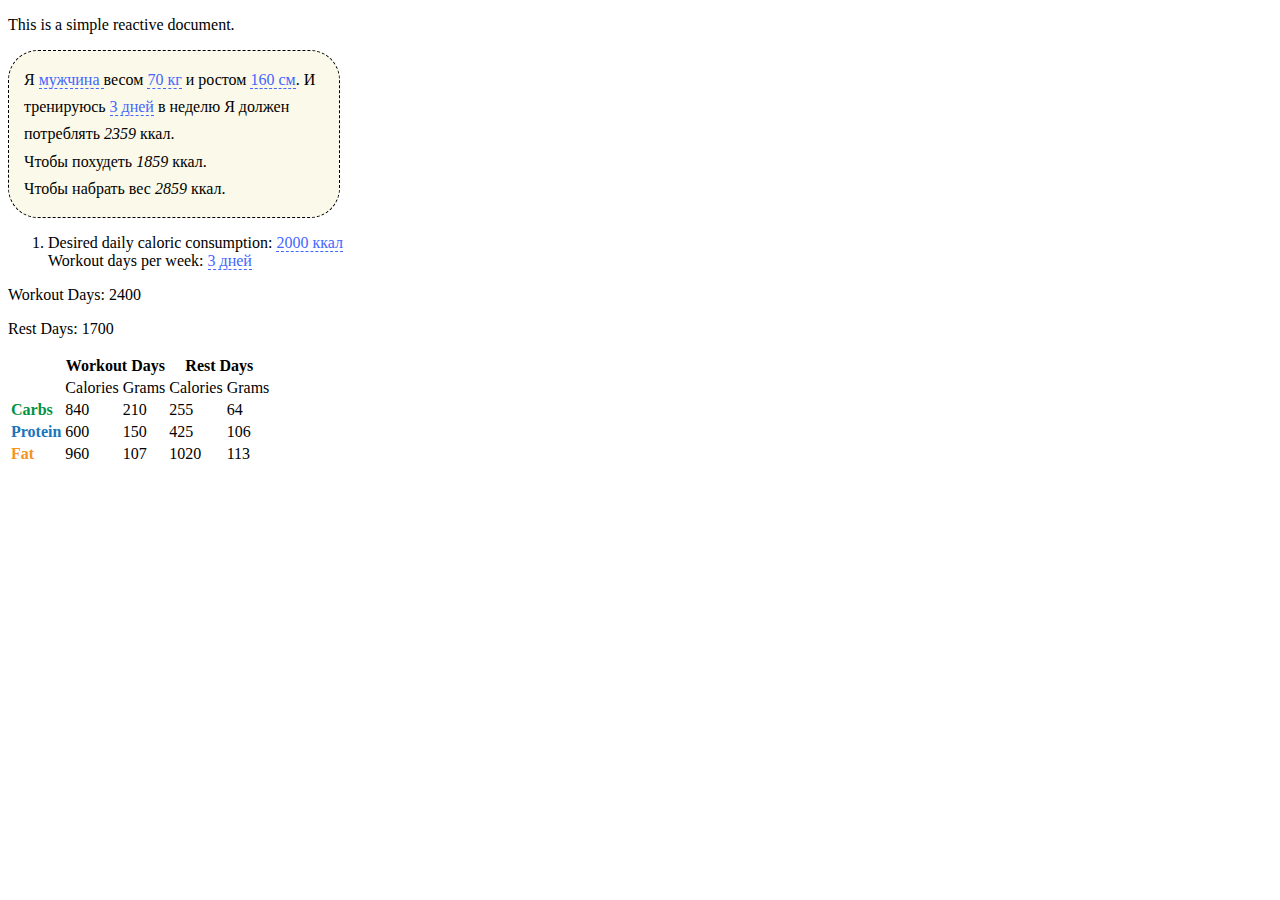
<file: bmr_calc.html>
<!DOCTYPE html>
<html>
<head>
    <meta http-equiv="Content-Type" content="text/html; charset=utf-8">
    <title>Tangle document</title>

    <!-- Tangle -->
    <script type="text/javascript" src="Tangle.js"></script>


    <link rel="stylesheet" href="TangleKit/TangleKit.css" type="text/css">
    <script type="text/javascript" src="TangleKit/mootools.js"></script>
    <script type="text/javascript" src="TangleKit/sprintf.js"></script>
    <script type="text/javascript" src="TangleKit/BVTouchable.js"></script>
    <script type="text/javascript" src="TangleKit/TangleKit.js"></script>

    <style>

.mycalc{
    padding: 10px;
    background-color: rgba(245, 239, 198, 0.38);
    font-family: PT Serif;  
    font-size: 16px; 
    width: 300px;
    -webkit-border-radius: 30px;
    border-radius: 30px;
    border: dashed 1px;
    padding: 15px;
    line-height: 1.7em;
}

    </style>

    <!-- example -->
    <script type="text/javascript">

        function setUpTangle () {

            var element = document.getElementById("example");

            var tangle = new Tangle(element, {
                initialize: function () {
                    this.age = 20;
                    this.weight = 70;
                    this.height = 160;
                    this.days = 3;
                    this.isMan = true;
                },
                update: function () {
                    this.calories = Math.round(((10 * (this.weight)) + (6.25 * (this.height)) - (5 * (this.age)) + (this.isMan? 5: -161)) * (0.09 * this.days + 1.2));
                    this.lose = this.calories - 500;
                    this.gain = this.calories + 500;
                }
            });
        

        var macCalc = document.getElementById("macCalc");
        var tangle = new Tangle(macCalc, {
            initialize: function () {
                this.cal = 2000;
                this.days = 3;
            },

            update: function () {
            var n = 0.2 * this.cal;
            var r = this.days * (this.cal + n) + (7 - this.days) * (this.cal - n)
            
            if (r > 7 * this.cal) {
                var i = r - 7 * this.cal;
                var s = i / this.days;
                if (this.cal - n >= 1200) {
                    this.workCal = Math.round(1 * this.cal + 1 * n - s);
                    this.restCal = Math.round(this.cal - n)
                } else if (this.cal - n < 1200) {
                    this.workCal = this.cal;
                    this.restCal = this.cal
                }
            } else if (r <= 7 * this.cal) {
                var o = 7 * this.cal - r;
                var u = o / (7-this.days);
                if (this.cal - n >= 1200) {
                    this.workCal = Math.round(this.cal * 1 + n);
                    this.restCal = Math.round(this.cal * 1 - 1 * n + 1 * u)
                } else if (this.cal - n < 1200) {
                    this.workCal = this.cal;
                    this.restCal = this.cal
                }
            }
            this.wc_cal = Math.round(.35 * this.workCal);
            this.wp_cal = Math.round(.25 * this.workCal);
            this.wf_cal = Math.round(.4 * this.workCal);
            this.rc_cal = Math.round(.15 * this.restCal);
            this.rp_cal = Math.round(.25 * this.restCal);
            this.rf_cal = Math.round(.6 * this.restCal);
            this.wc_g = Math.round(this.wc_cal / 4);
            this.wp_g = Math.round(this.wp_cal / 4);
            this.wf_g = Math.round(this.wf_cal / 9);
            this.rc_g = Math.round(this.rc_cal / 4);
            this.rp_g = Math.round(this.rp_cal / 4);
            this.rf_g = Math.round(this.rf_cal / 9)                
            }
        });     
        }   
    </script>
</head>

<body onload="setUpTangle();">

    <p>This is a simple reactive document.</p>

            <p id="example" class="mycalc">
            Я 
           <span data-var="isMan" class="TKToggle TKSwitch">
            <span style="display: none;">женщина</span>
            <span style="display: inline;">мужчина</span>
            </span>
             весом 
            <span data-var="weight" class="TKAdjustableNumber" data-min="50" data-max="100"> кг</span> 
            и ростом 
            <span data-var="height" class="TKAdjustableNumber" data-min="155" data-max="210"> см</span>. И тренируюсь
            <span data-var="days" class="TKAdjustableNumber" data-min="0" data-max="7"> дней</span>
            в неделю
            Я&nbsp;должен потреблять <i><span data-var="calories"></span></i> ккал.<br>
            Чтобы похудеть <i><span data-var="lose"></span></i> ккал.<br>
            Чтобы набрать вес <i><span data-var="gain"></span></i> ккал.
            </p>

        <div id="macCalc" class="calc">
        <ol>
            <li>
                Desired daily caloric consumption: <span data-var="cal" class="TKAdjustableNumber" data-min="1500" data-max="3500"> ккал</span><br>
                Workout days per week: <span data-var="days" class="TKAdjustableNumber" data-min="0" data-max="7"> дней</span><br>
            </li>
        </ol>
        
        <p>Workout Days: <span data-var="workCal"></span></p>
        <p>Rest Days: <span data-var="restCal"></span></p>
                
        <table>
        <thead>
            <tr>
                <th>&nbsp;</th>
                <th colspan="2">Workout Days</th>
                <th colspan="2">Rest Days</th>
            </tr>
        </thead>
        <tbody>
            <tr>
                <td>&nbsp;</td>
                <td>Calories</td>
                <td>Grams</td>
                <td>Calories</td>
                <td>Grams</td>
            </tr>
            <tr>
                <td style="color:#009345;"><strong>Carbs</strong></td>
                <td><span data-var="wc_cal"></span></td>
                <td><span data-var="wc_g"></span></td>
                <td><span data-var="rc_cal"></span></td>
                <td><span data-var="rc_g"></span></td>
            </tr>
            <tr>
                <td style="color:#1b75bb;"><strong>Protein</strong></td>
                <td><span data-var="wp_cal"></span></td>
                <td><span data-var="wp_g"></span></td>
                <td><span data-var="rp_cal"></span></td>
                <td><span data-var="rp_g"></span></td>
            </tr>
            <tr>
                <td style="color:#f6921e;"><strong>Fat</strong></td>
                <td><span data-var="wf_cal"></span></td>
                <td><span data-var="wf_g"></span></td>
                <td><span data-var="rf_cal"></span></td>
                <td><span data-var="rf_g"></span></td>
            </tr>       
        </tbody>
        </table>
        </div>

</body>
</html>
</file>
<file: fitness_files/styles.css>
/* ============================== */
/* ! Layout for desktop version   */
/* ============================== */

body {
	font-size: 14px;
	font-family: Georgia, PT Sans, Verdana, Georgia, sans-serif;
	color: #2b2b2b;
}

li {
	list-style-type: none;
}
/*li:before{content:"— ";}*/

/*body:before { /* top shadow 
	content: ""; 
	position: absolute;
	top: -10px; 
	left: -10px; 
	width: 110%; 
	height: 10px;  
	-webkit-box-shadow: 0px 0px 10px rgba(0,0,0,.8); 
	-moz-box-shadow: 0px 0px 10px rgba(0,0,0,.8); 
	-ms-box-shadow: 0px 0px 10px rgba(0,0,0,.8); 
	-o-box-shadow: 0px 0px 10px rgba(0,0,0,.8); 
	box-shadow: 0px 0px 10px rgba(0,0,0,.8);  
	z-index: 100; 
}*/

h1, h2, h3, h4 {
	font-family: 'PT Serif', Verdana, sans-serif;
	font-weight: 300;
}

p {
  font-size: 1em; /* 14px */
  line-height: 1.4286em; /* 20px */
  margin: 0 0 1.4286em 0;
}

#anatomyContainer > p{
  margin: 0 0 1em 0 !important;
  line-height: 1em !important;
}

ul, ol {
	margin-bottom: 1.4286em;
}

li {
	  line-height: 1.4286em;
}

.macCalc > h3{
	margin-top: 0;
	margin-bottom: 1.5em;
}

.mycalc{
	/*border-top: black 1px dashed;*/
    padding: 10px;
    background-color: rgba(245, 239, 198, 0.38);
    font-family: PT Sans;  
    font-size: 16px; 
    width: 300px;
    /*-webkit-border-radius: 30px;
    border-radius: 30px;
    border: dashed 1px;*/
    padding: 15px;
    line-height: 1.7em;

        border-radius: 0.4em;
    -moz-border-radius: 0.4em;
    -webkit-border-radius: 0.4em;	
    margin-bottom: 1.4286em;
    background-color: #FFF2DA;
	color: #664226;
}
.redspan{
	background: -moz-radial-gradient(center, ellipse cover,  rgba(249,39,39,1) 0%, rgba(255,255,255,0) 100%); /* FF3.6+ */
background: -webkit-gradient(radial, center center, 0px, center center, 100%, color-stop(0%,rgba(249,39,39,1)), color-stop(100%,rgba(255,255,255,0))); /* Chrome,Safari4+ */
background: -webkit-radial-gradient(center, ellipse cover,  rgba(249,39,39,1) 0%,rgba(255,255,255,0) 100%); /* Chrome10+,Safari5.1+ */
background: -o-radial-gradient(center, ellipse cover,  rgba(249,39,39,1) 0%,rgba(255,255,255,0) 100%); /* Opera 12+ */
background: -ms-radial-gradient(center, ellipse cover,  rgba(249,39,39,1) 0%,rgba(255,255,255,0) 100%); /* IE10+ */
background: radial-gradient(ellipse at center,  rgba(249,39,39,1) 0%,rgba(255,255,255,0) 100%); /* W3C */
filter: progid:DXImageTransform.Microsoft.gradient( startColorstr='#f92727', endColorstr='#00ffffff',GradientType=1 ); /* IE6-9 fallback on horizontal gradient */

}

.macCalc {
	font-family: PT Sans;
	padding: 1em;
	margin: 1em;
	/*border: 1px solid #ddd;*/
    border-radius: 0.4em;
    -moz-border-radius: 0.4em;
    -webkit-border-radius: 0.4em;	
    margin-bottom: 1.4286em;
    background-color: #FFF2DA;
	color: #664226;
}

.macCalcStyle {
	background-color: #fff;
	padding: 1em 0;
	padding-left: 1em;
	border: 1px solid #ddd;
}

.macCalc label {
	display: inline-block;
	width: 6em;
}

.macCalc input[type="text"] {
	width: 5em;
}
.macCalc li {
	list-style: none;
}

table {
	width: 100%;
}

th, td {
	text-align: left;
	border-bottom: 1px solid #rgba(0, 0, 0, 0.07);
	vertical-align: top;
	/*font-family: 'Open Sans', Georgia, sans-serif;*/
	font-size: 0.7143em; /* 10px */
	line-height: 2em; /* 20px */
}


.sidebar{
	padding: 10px;
	background-color: rgba(245, 239, 198, 0.38);
	font-family: PT Serif;
	font-size: 20px; 
	position: fixed;
	right: 0px;
	top:30%;
	display: none;
}
.sidebar > a {
	text-decoration: none;
}

.incomplete{
	background-color: rgba(255, 10, 29, 0.58);
}

.caption {
	font-size: 0.7143em; /* 10px */
	line-height: 2em; /* 20px */
	margin-top: 2em;
	margin-bottom: 0em;
}

.adCaption {
	font-size: 0.7143em; /* 10px */
	line-height: 2em; /* 20px */
	margin-top: 0;
	margin-bottom: 0em;
}

h1 {
  font-size: 4.5714em; /* 64px */
  line-height: 1.25em; /* 80px */
  margin-top: 0.3125em;
  margin-bottom: 0em;
}

h2 {
	font-size: 2em; /* 28px */	
	line-height: 1.4286em; /* 40px */
	margin-top: 0.7143em;
	margin-bottom: 0em;
	/*border-bottom: 1px solid #ccc;*/
	border-bottom: 1px solid rgba(255, 42, 42, 0.12);
	color: #e82a33;
	/*font-weight: 700;*/
}

h3 {
	font-size: 1.2857em; /* 18px */
	line-height: 1.1111em; /* 20px */
	margin-top: 1.1111em;
	margin-bottom: 0.4em;
	color: #e82a33;
}

h4 {
	font-size: 1em; /* 14px */
	line-height: 1.4286em; /* 20px */
	margin-top: 1.4286em;
	font-weight: bold;
	margin-bottom: 0.3em;
}

a {
	/*color: #2b2b2b;
	border-bottom: 1px solid #d3ca59;*/
	transition: color 0.25s ease-out, border-color 0.25s ease-out;
	display: inline-block;
   	vertical-align: baseline;
   	line-height: .95;
	text-decoration: none;
	color: rgb(5, 95, 179);
	border-bottom: 1px solid rgba(41, 117, 214, 0.28);
}

a:hover {
	transition: color 0s ease-out, border-color 0s ease-out;
	color: #d96100;
	border-color: rgba(208, 64, 0, 0.2);
	/*background-color: #fffbd2;
	border-bottom: none;*/
}

dl {
	padding-bottom: 1.4286em;
}

.logo {
	font-family: 'Squada One', Verdana, sans-serif;
	text-transform: uppercase;
	text-align: center;
	color: #ccc;
	border: none;
	text-shadow: 0.1em 0.1em 0.2em #111;
}

#nav .navTitle {
	font-family: 'Squada One', Verdana, sans-serif; 
	text-transform: uppercase; 
	width: 12em;
}

#nav.fixed .navTitle {
	display: block;
}

#nav.fixed a {
	color: #fffbd2;
}

#nav {
	font-family: 'Open Sans', Georgia, Verdana, sans-serif;
	background-color: #666;
	font-weight: 300;
	border-bottom: 1px solid #111;
}

#nav ul {
	padding: 0;
	margin: 0;
	list-style: none;
	float: left;
	background-color: #555;
	line-height: 1.4286em;
}

#nav a {
	display: block;
	width: 4em;
	padding: 0 1em;
	color: #fff;
	background-color: #d96100;
	border-bottom: none;
}

#nav.fixed a {
	background-color: #555;
}

#nav a:hover {
	color: #666;
	background-color: #eee;
}

#nav li:hover a {
	color: #666;
	background-color: #eee;
}

#nav li a:hover {
	color: #d96100;
	background-color: #eee;
}

#nav li {
	float: left;
	border-right: 1px solid #999;
}

#nav li ul {
	position: absolute;
	left: -999em;
	padding-top: 0.5em;
	padding-bottom: 0.25em;
	width: 12em;
	border-top-right-radius: 0.25em;
	border-bottom-right-radius: 0.25em;
	border-bottom-left-radius: 0.25em;
}

#nav li ul li a {
	width: 10em;
	padding-top: 0.25em;
	padding-bottom: 0.25em;
}

#nav li:hover ul {
	left: auto;
	background-color: #eee;
}

#nav li ul li {
	border-bottom: 1px dotted #ccc;
	border-right: none;
}


#nav.fixed{
	background: rgba(0,0,0,0.7);
	position:fixed;
	width:100%;
	border-bottom: none;
 }


header, footer {
	padding-top: 1.4286em;
	background-color: #333;
	-moz-box-shadow: inset 0 0 1em rgba(0,0,0,0.7);
	-webkit-box-shadow: inset 0 0 1em rgba(0,0,0,0.7);
	box-shadow: inset 0 0 1em rgba(0,0,0,0.7);
}

.intro {
	padding-top: 1em;
	-moz-box-shadow: inset 0 0 1em rgba(0,0,0,0.7);
	-webkit-box-shadow: inset 0 0 1em rgba(0,0,0,0.7);
	box-shadow: inset 0 0 1em rgba(0,0,0,0.7);
	background-color: #444;
}

.intro p, .intro.accordion {
	padding-left: 2em;
	padding-right: 2em;
}

div.intro .accordion ol li { 
	color: #fff;
	margin-left: 2em;
	margin-right: 2em;	
}

.intro p, footer p {
	margin-top: 1.4286em;
	font-family: Georgia, sans-serif;
	color: #fff;
}

.intro a, footer a {
	color: #bbe5ff;
	border-bottom: none;
}

.intro a:hover, footer a:hover {
	color: #d96100;
	background-color: transparent;
}

footer li, footer h4, footer dt {
	color: #fff;
}

footer dt {
	font-family: 'Open Sans', Verdana, sans-serif;
	font-weight: 300;
	padding-bottom: 0.35715em;
}

.h1 {
	margin-top: 2em;
	/*border-bottom: 1px solid #000;*/
	border-bottom: 1px solid rgba(0, 0, 0, 0.31);
}

.veryImportant{
	font-size: 18pt;
	text-align: center;
	border-bottom: 1px solid rgba(255, 0, 0, 0.1);
	border-top: 1px solid rgba(255, 0, 0, 0.1);
	margin: 10px;
}

.quote h3 {
	font-family: PT Serif, sans-serif;
	/*font-style: italic;*/
	color: #5F5F5F;
	/*padding-top: 1.1111em;*/
	line-height: 1.3em;
	margin-bottom: 0;
	text-align: right;
}

.quote p {
	font-family:  Georgia, sans-serif;
	color: #C2C2C2;
	text-align: right;
}

.sectionBreak {
	border-top: 1px dotted #ddd;
}

.ad {
	border-top: 1px dotted red;
	border-bottom: 1px dotted red;
	padding: 1em 0;
	background-color: #f3f3f3;
}

fieldset ol {
	margin-bottom: 1.4286em;
}

label.wideRadio {
	text-align: left;
	width: 18em;
}

input.maintainHighlight {
	background-color: #ddd;
	border: 1px solid #fff;
	font-weight: bold;
}

input.gainHighlight {
	background-color: #ddd;
	border: 1px solid #fff;
	font-weight: bold;
}

input.loseHighlight {
	background-color: #ddd;
	border: 1px solid #fff;
	font-weight: bold;
}

input[type="button"], input[type="reset"] {
	width: 8em;
}

#contact label {
	display: block;
	color: #fff;
}

#contact input {
	color: #fff;
    width: 16em;
    height: 1.4682em;
    background-color: #666;
    border: 1px solid #666;
    padding: 0.4em;
    margin-bottom: 1.4682em;
    border-radius: 0.2em;
    -moz-border-radius: 0.2em;
    -webkit-border-radius: 0.2em;
}

#contact input:focus, #contact textarea:focus {
    border: 1px solid #e82a33;
}

#contact textarea {
	color: #fff;
	width: 100%;
	height: 8em;
	padding: 0.4em;
	background-color: #666;
	border: 1px solid #666;
    border-radius: 0.2em;
    -moz-border-radius: 0.2em;
    -webkit-border-radius: 0.2em;	
}

#contact #submit {
	width: 8em;
	height: 2.5em;
	font-family: Georgia, sans-serif;
	font-weight: normal;
	border: 1px solid #222;
	font-size: 0.9em;
	background-color: #333;
	margin-top: 1.4682em;
	color: #fff;
	cursor: pointer;
	border-radius: 0.3em;
	-moz-border-radius: 0.3em;
	-webkit-border-radius: 0.3em;
background-image: linear-gradient(bottom, rgb(85,85,85) 21%, rgb(102,102,102) 61%);
background-image: -o-linear-gradient(bottom, rgb(85,85,85) 21%, rgb(102,102,102) 61%);
background-image: -moz-linear-gradient(bottom, rgb(85,85,85) 21%, rgb(102,102,102) 61%);
background-image: -webkit-linear-gradient(bottom, rgb(85,85,85) 21%, rgb(102,102,102) 61%);
background-image: -ms-linear-gradient(bottom, rgb(85,85,85) 21%, rgb(102,102,102) 61%);
}

.meal a, .program a {
	display: block;
	border-bottom: 1px solid #d1d1d1;
}

.meal.accordion p, .program.accordion p {
	margin: 1.4286em 0 0 0;
}

.donate a {
	padding: 0.7em 1.4682em;
	border: 1px solid #222;
	background-color: #0ca81b;
	color: #bbe5ff;
	border-radius: 0.4em;
	-moz-border-radius: 0.4em;
	-webkit-border-radius: 0.4em;
background-image: linear-gradient(bottom, rgb(0,138,12) 21%, rgb(12,168,27) 61%);
background-image: -o-linear-gradient(bottom, rgb(0,138,12) 21%, rgb(12,168,27) 61%);
background-image: -moz-linear-gradient(bottom, rgb(0,138,12) 21%, rgb(12,168,27) 61%);
background-image: -webkit-linear-gradient(bottom, rgb(0,138,12) 21%, rgb(12,168,27) 61%);
background-image: -ms-linear-gradient(bottom, rgb(0,138,12) 21%, rgb(12,168,27) 61%);

background-image: -webkit-gradient(
	linear,
	left bottom,
	left top,
	color-stop(0.21, rgb(0,138,12)),
	color-stop(0.61, rgb(12,168,27))
);
}

.donate a:hover {
	color: #fff;
	border: 1px solid #fff;
}

.imgBorder {
	border: 1px solid #555;
}

footer {
	padding-bottom: 1.4286em;
}

.bottom-page {
	border-top: 1px solid #222; 
	margin-top: 1.4286em;
}

.socialMedia {
	padding-top: 1.4286em;
}

/* ============================= */
/* Tabs   */
/* ============================= */

#supplements-tabs ul{float:left;width:100%;margin-bottom:0;}
#supplements-tabs li{list-style:none;}
#supplements-tabs li{display:inline;}
#supplements-tabs li, #supplements-tabs li a{float:left;}
#supplements-tabs ul li.active{
		background-color: #efefef;}
#supplements-tabs ul li.active a{color:#e82a33;font-weight: bold;background-color: #efefef;}
#supplements-tabs div{
	clear:both;
	background-color: #efefef;
	padding: 1.4286em 1em 0 1em;
}
#supplements-tabs ul li a{text-decoration:none;padding:0.2em 1em;font-weight:normal;border-bottom: none;}

#gym-tabs ul{float:left;width:100%;margin-bottom:0;}
#gym-tabs li{list-style:none;}
#gym-tabs li{display:inline;}
#gym-tabs li, #gym-tabs li a{float:left;}
#gym-tabs ul li.active{
		background-color: #efefef;}
#gym-tabs ul li.active a{color:#e82a33;font-weight: bold;background-color: #efefef;}
#gym-tabs div{
	clear:both;
	background-color: #efefef;
	padding: 1.4286em 1em 0 1em;
}
#gym-tabs ul li a{text-decoration:none;padding:0.2em 1em;font-weight: normal;border-bottom: none;}

#resources-tabs ul{float:left;width:100%;margin-bottom:0;}
#resources-tabs li{list-style:none;}
#resources-tabs li{display:inline;}
#resources-tabs li, #resources-tabs li a{float:left;}
#resources-tabs ul li.active{
		background-color: #444;}
#resources-tabs ul li.active a{color:#e82a33;font-weight: bold;}
#resources-tabs div{
	clear:both;
	background-color: #444;
	padding: 1.4286em 1em 0 1em;
}
#resources-tabs ul li a{text-decoration:none;padding:0.2em 1em;font-weight: normal;border-bottom: none;}

#supplements-tabs dd, #gym-tabs dd, #resources-tabs dd {
	padding-bottom: 0.35715em;
}

#supplements-tabs dt, #gym-tabs dt, #resources-tabs dt {
	font-family: 'Open Sans', Verdana, sans-serif;
	font-weight: 300;
	padding-bottom: 0.35715em;
}

/* ============================= */
/* Accordion   */
/* ============================= */




/* ============================= */
/* Badges   */
/* ============================= */

.vitamins, .minerals, .protein, .fats, .omega3, .fiber {
	font-family: PT Sans, sans-serif;
	display: inline-block;
	font-size: 0.7143em; /* 10px */
	width: 1.1em;
	height: 1.1em;
	line-height: 1.2em;
	-moz-border-radius: 0.55em;
	border-radius: 0.55em;
	text-align: center;
	color: #999;
	margin: 0 0.1em;
}

.vitamins {
	background-color: #b0ffbf;
}

.minerals {
	background-color: #ffe3ff;
}

.protein {
	background-color: #e7e7e7;
}

.fats {
	background-color: #ffffb3;
}

.omega3 {
	background-color: #ffe8c6;
}

.fiber {
	background-color: #c6e9ff;
	line-height: 1em;
	font-style: italic;
}


/* ============================= */
/* ! Layout for mobile version   */
/* ============================= */

@media handheld, only screen and (max-width: 767px),
only screen and (device-width: 768px) {

	body {
		
	}


.logo {
	font-size: 3em;	
	line-height: 1.5em;
	margin-top: 0.25em;
}

#nav .navTitle {
	display: none;
}

#nav.fixed .navTitle {
	display: none;
}

#nav {
	font-family: 'Open Sans', Georgia, Verdana, sans-serif;
	background-color: #666;
	font-weight: 400;
	border-bottom: 1px solid #000;
}

#nav ul {
	width: auto;
	padding: 0;
	margin: 0;
	list-style: none;
	float: none;
	background-color: #555;
	line-height: 1.4286em;
}

#nav a {
	display: block;
	width: auto;
	padding: 0 1em;
	color: #fff;
	background-color: #d96100;
	border-bottom: none;
	float: none;
}

#nav.fixed a {
	background-color: #555;
}

#nav a:hover {
	color: #666;
	background-color: #eee;
}

#nav li:hover a {
	color: #666;
	background-color: #eee;
}

#nav li a:hover {
	color: #d96100;
	background-color: #eee;
}

#nav li {
	float: none;
	border-right: none;
}

#nav li ul {
	position: relative;
	display: block;
	left: auto;
	padding-top: 0em;
	padding-bottom: 0em;
	width: auto;
	border-top-right-radius: 0em;
	border-bottom-right-radius: 0em;
	border-bottom-left-radius: 0em;
}

#nav li ul li a {
	background-color: #999;
	float: none;
	width: auto;
	display: block;
	padding-top: 0em;
	padding-bottom: 0em;
}

#nav li:hover ul {
	left: auto;
	background-color: #eee;
}

#nav li ul li {
	border-bottom: none;
	border-right: none;
}

#nav.fixed{
	position: absolute;
	display: none;
}


} /* close media */






/* ========================================== */
/* ! Provide higher res assets for iPhone 4   */
/* ========================================== */

@media only screen and (-webkit-min-device-pixel-ratio: 2) { 

/*	.logo {
		background: url(logo2x.jpg) no-repeat;
		background-size: 212px 303px;
	}*/

}
</file>
<file: TangleKit/TangleKit.css>
/*
 *  TangleKit.css
 *  Tangle 0.1.0
 *
 *  Created by Bret Victor on 6/10/11.
 *  (c) 2011 Bret Victor.  MIT open-source license.
 *
 */


/* cursor */

.TKCursorDragHorizontal {
	cursor: pointer;
	cursor: move;
	cursor: col-resize;
}


/* TKToggle */

.TKToggle {
	color: #46f;
	border-bottom: 1px dashed #46f;
	cursor: pointer;
}


/* TKAdjustableNumber */

.TKAdjustableNumber {
	position:relative;
	color: #46f;
	border-bottom: 1px dashed #46f;
}

.TKAdjustableNumberHover {
}

.TKAdjustableNumberDown {
	color: rgb(187, 51, 0);
	border-bottom: 1px dashed rgb(187, 51, 0);
}

.TKAdjustableNumberHelp {
	position:absolute;
	color: #46f;
	font: 9px "Verdana", "Helvetica-Neue", "Arial", sans-serif;
}
</file>
<file: fitness_files/1140.css>
/* CSS Resets */

html,body,div,span,object,iframe,h1,h2,h3,h4,h5,h6,p,blockquote,pre,a,abbr,address,cite,code,del,dfn,em,img,ins,q,small,strong,sub,sup,dl,dt,dd,ol,ul,li,fieldset,form,label,legend,table,caption,tbody,tfoot,thead,tr,th,td{border:0;margin:0;padding:0}article,aside,figure,figure img,figcaption,hgroup,footer,header,nav,section,video,object{display:block}a img{border:0}figure{position:relative}figure img{width:100%}


/* ==================================================================================================================== */
/* ! The 1140px Grid V2 by Andy Taylor \ http://cssgrid.net \ http://www.twitter.com/andytlr \ http://www.andytlr.com   */
/* ==================================================================================================================== */

.container {
padding-left: 20px;
padding-right: 20px;
}

.row {
width: 100%;
max-width: 1140px;
min-width: 755px;
margin: 0 auto;
overflow: hidden;
}

.onecol, .twocol, .threecol, .fourcol, .fivecol, .sixcol, .sevencol, .eightcol, .ninecol, .tencol, .elevencol {
margin-right: 3.8%;
float: left;
min-height: 1px;
}

.row .onecol {
width: 4.85%;
}

.row .twocol {
width: 13.45%;
}

.row .threecol {
width: 22.05%;
}

.row .fourcol {
width: 30.75%;
}

.row .fivecol {
width: 39.45%;
}

.row .sixcol {
width: 48%;
}

.row .sevencol {
width: 56.75%;
}

.row .eightcol {
width: 65.4%;
}

.row .ninecol {
width: 74.05%;
}

.row .tencol {
width: 82.7%;
}

.row .elevencol {
width: 91.35%;
}

.row .twelvecol {
width: 100%;
float: left;
}

.last {
margin-right: 0px;
}

img, object, embed {
max-width: 100%;
}

img {
	height: auto;
}


/* Smaller screens */

@media only screen and (max-width: 1023px) {

	body {
	font-size: 0.8em;
	line-height: 1.5em;
	}
	
	}


/* Mobile */

@media handheld, only screen and (max-width: 767px) {

	body {
	font-size: 16px;
	-webkit-text-size-adjust: none;
	}
	
	.row, body, .container {
	width: 100%;
	min-width: 0;
	margin-left: 0px;
	margin-right: 0px;
	padding-left: 0px;
	padding-right: 0px;
	}
	
	.row .onecol, .row .twocol, .row .threecol, .row .fourcol, .row .fivecol, .row .sixcol, .row .sevencol, .row .eightcol, .row .ninecol, .row .tencol, .row .elevencol, .row .twelvecol {
	width: auto;
	float: none;
	margin-left: 0px;
	margin-right: 0px;
	padding-left: 20px;
	padding-right: 20px;
	}

}
</file>
